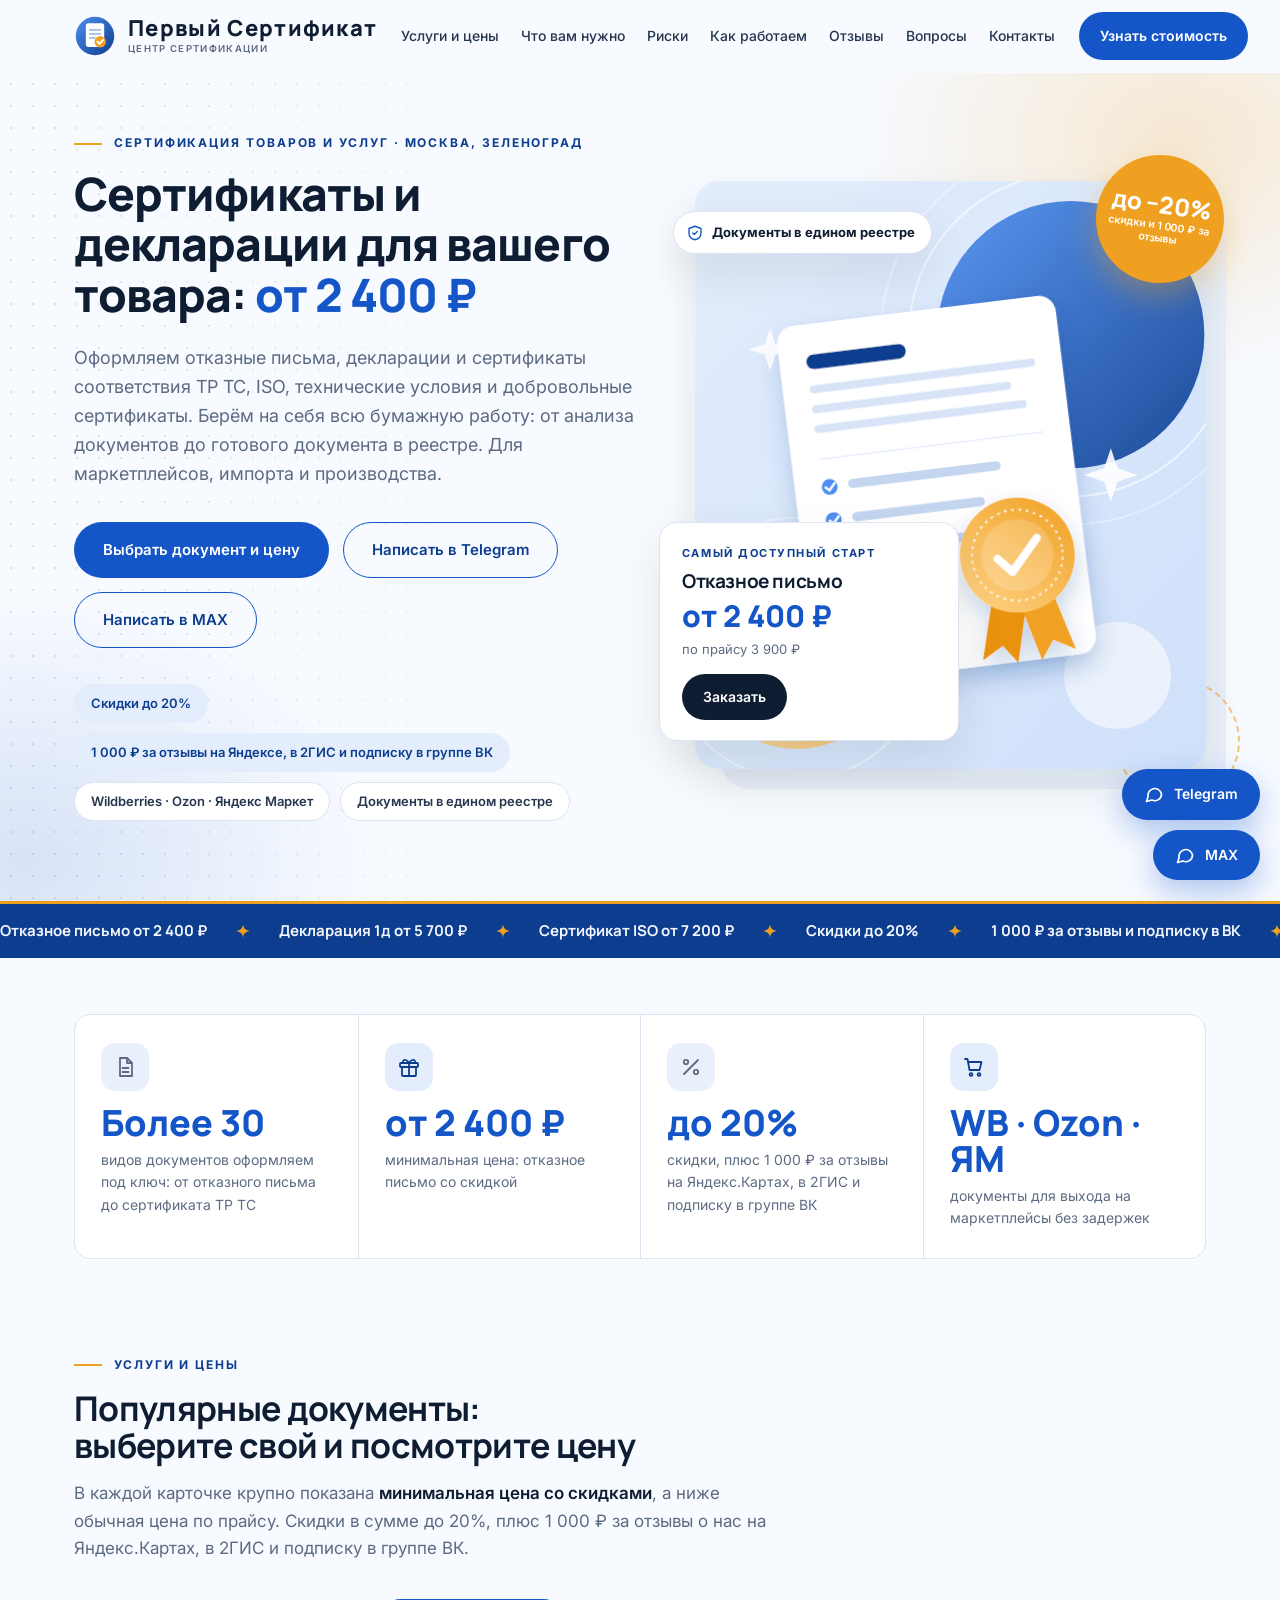
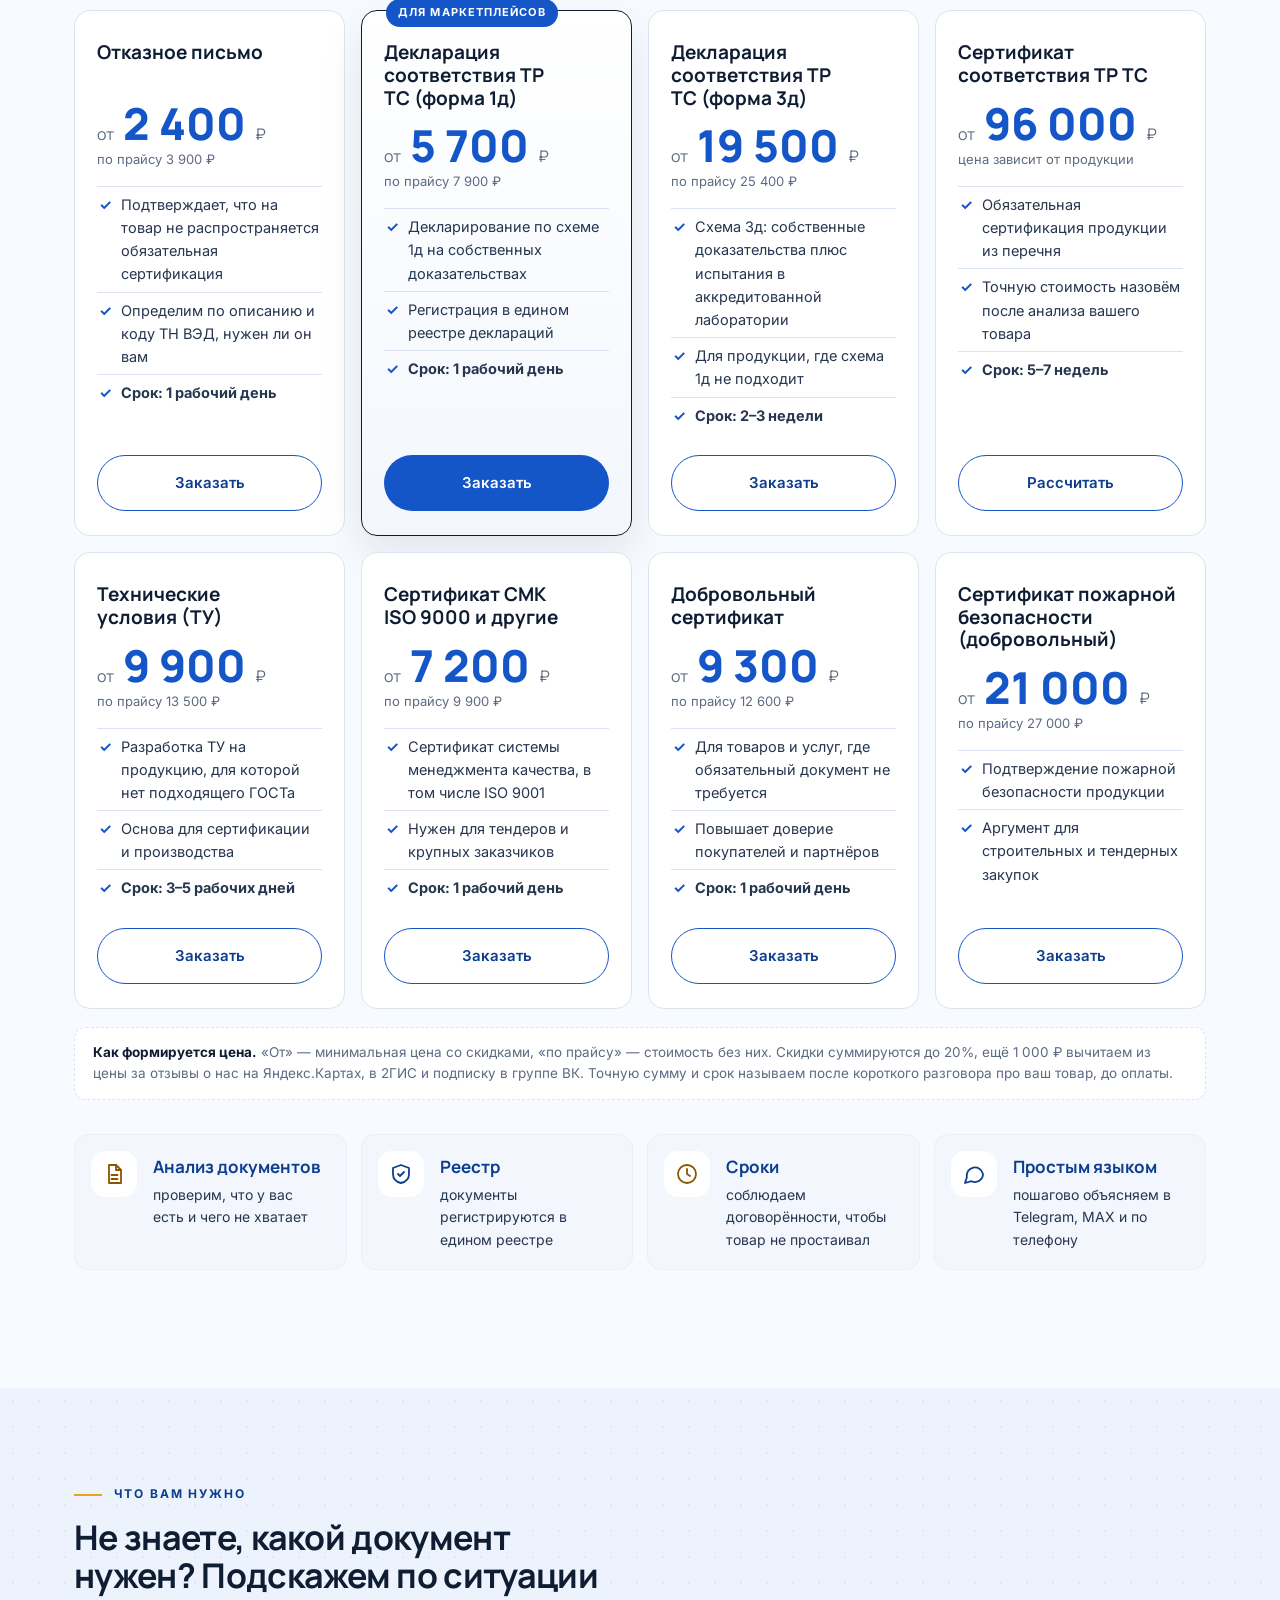
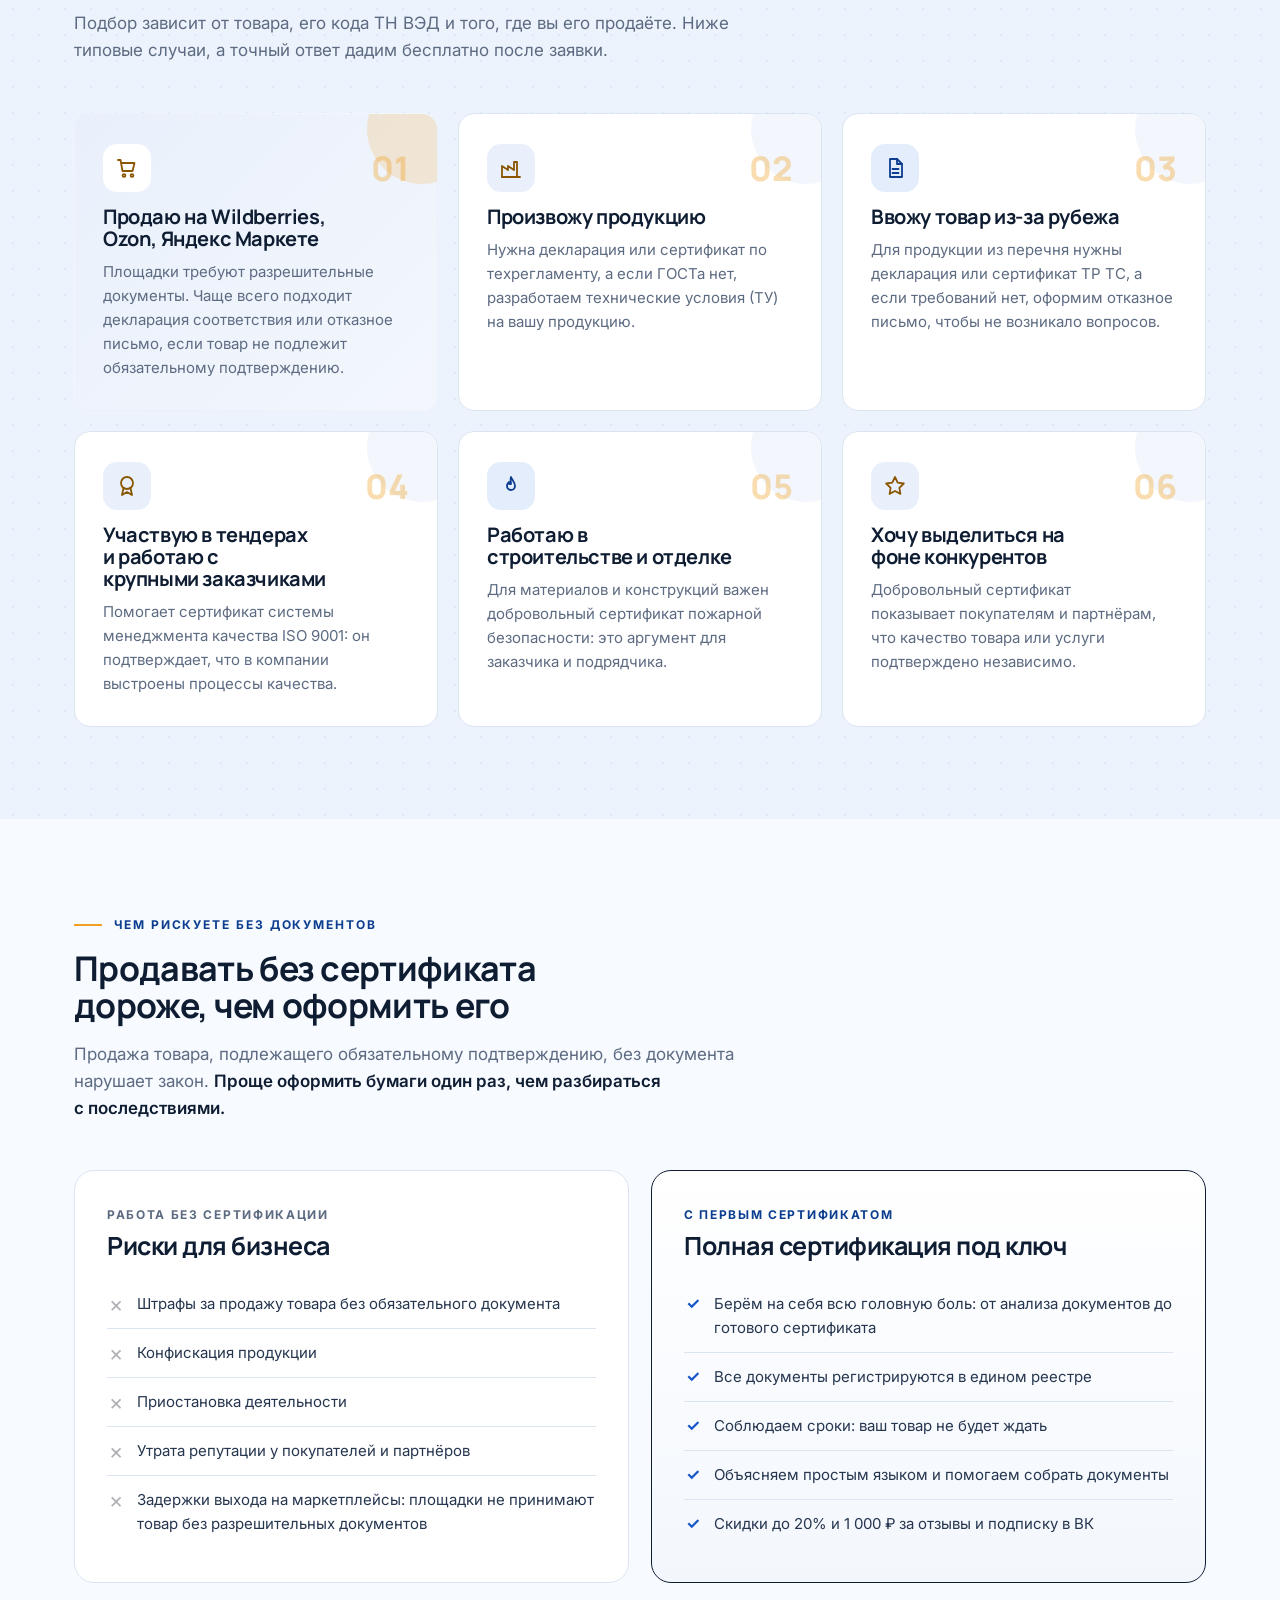
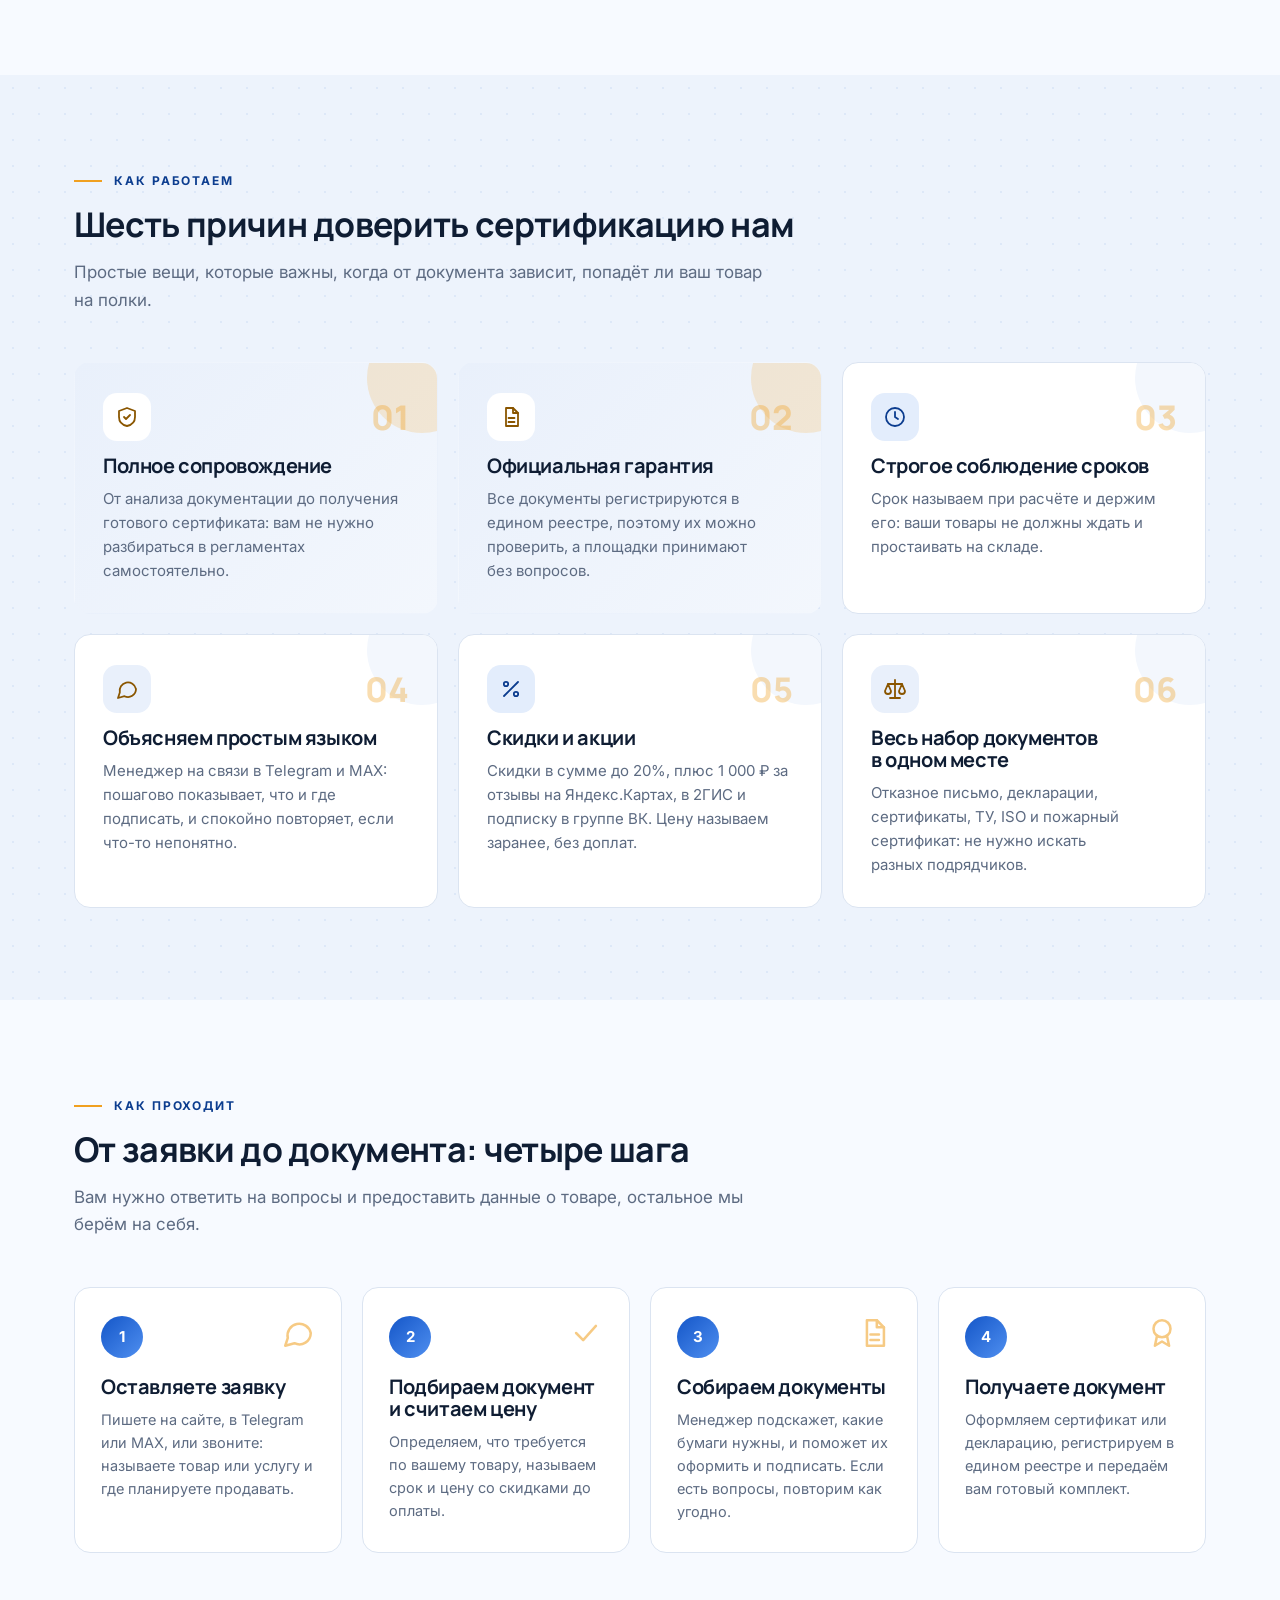
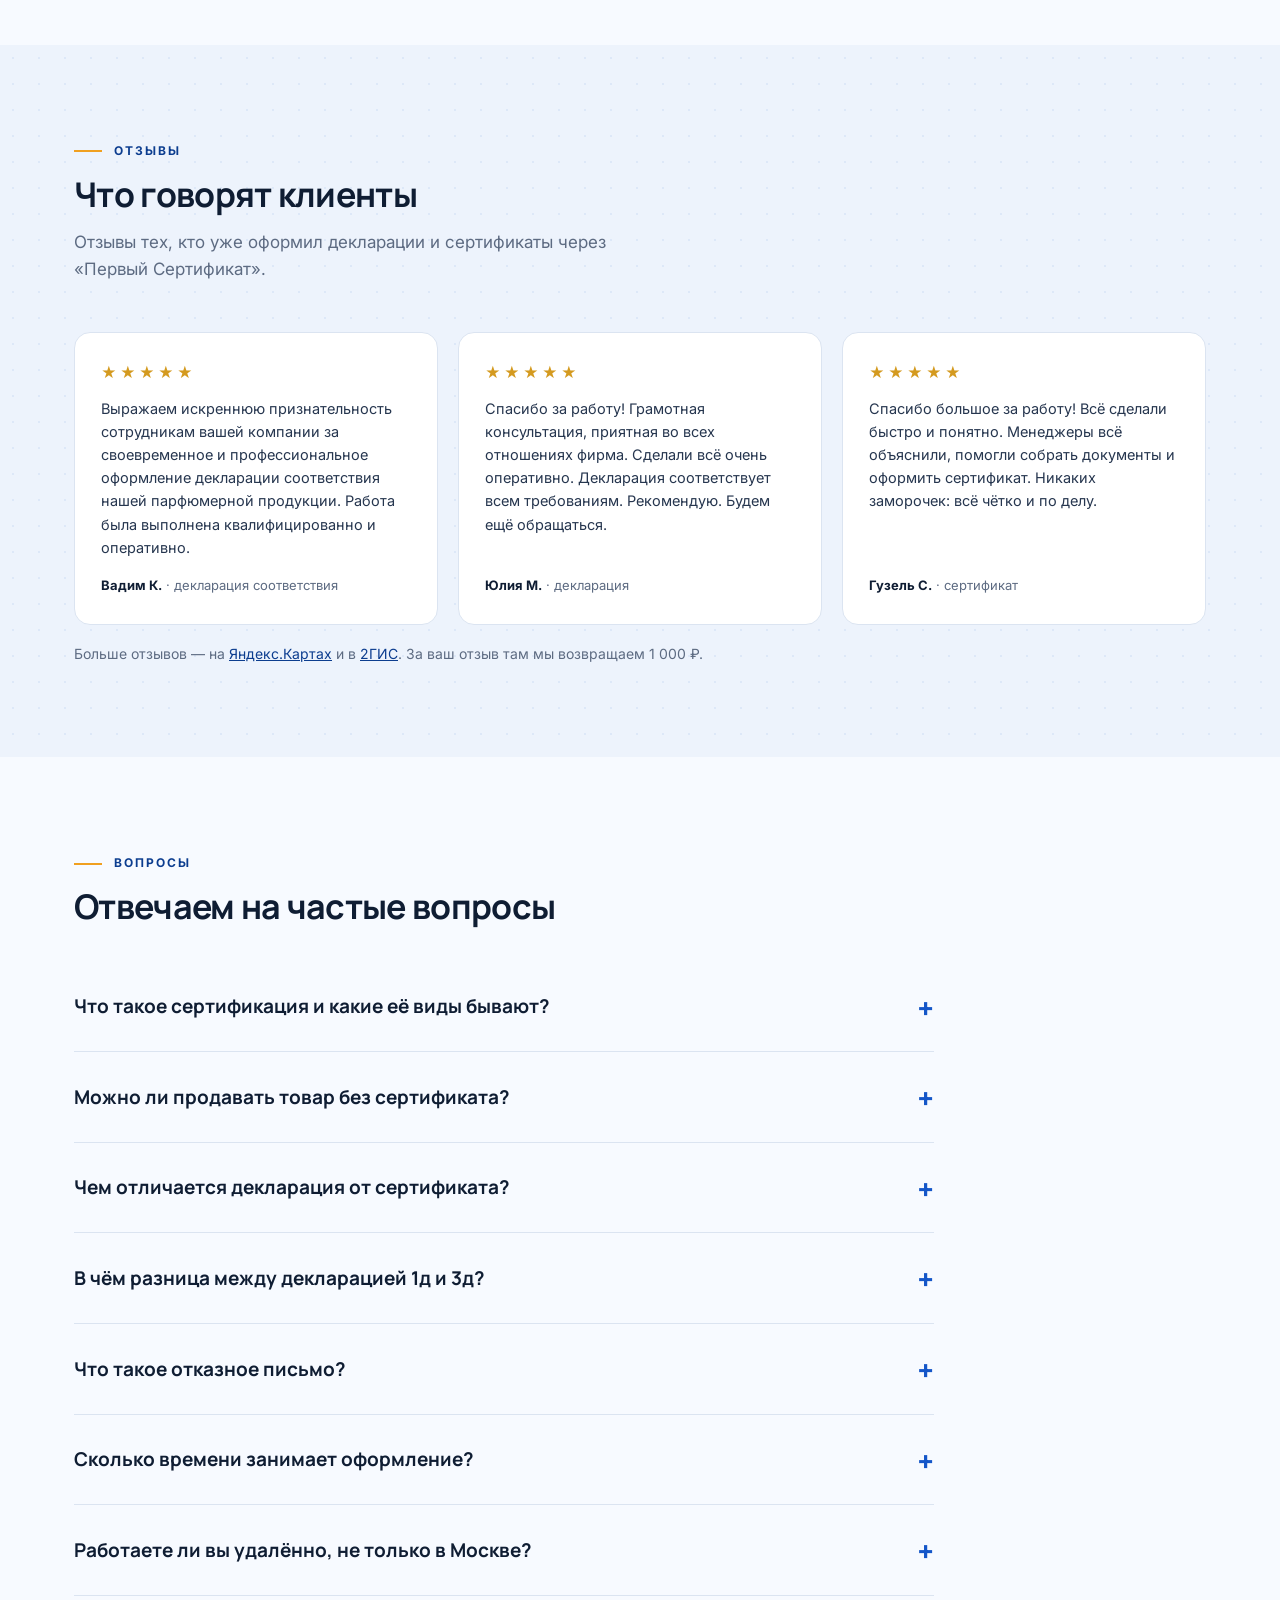
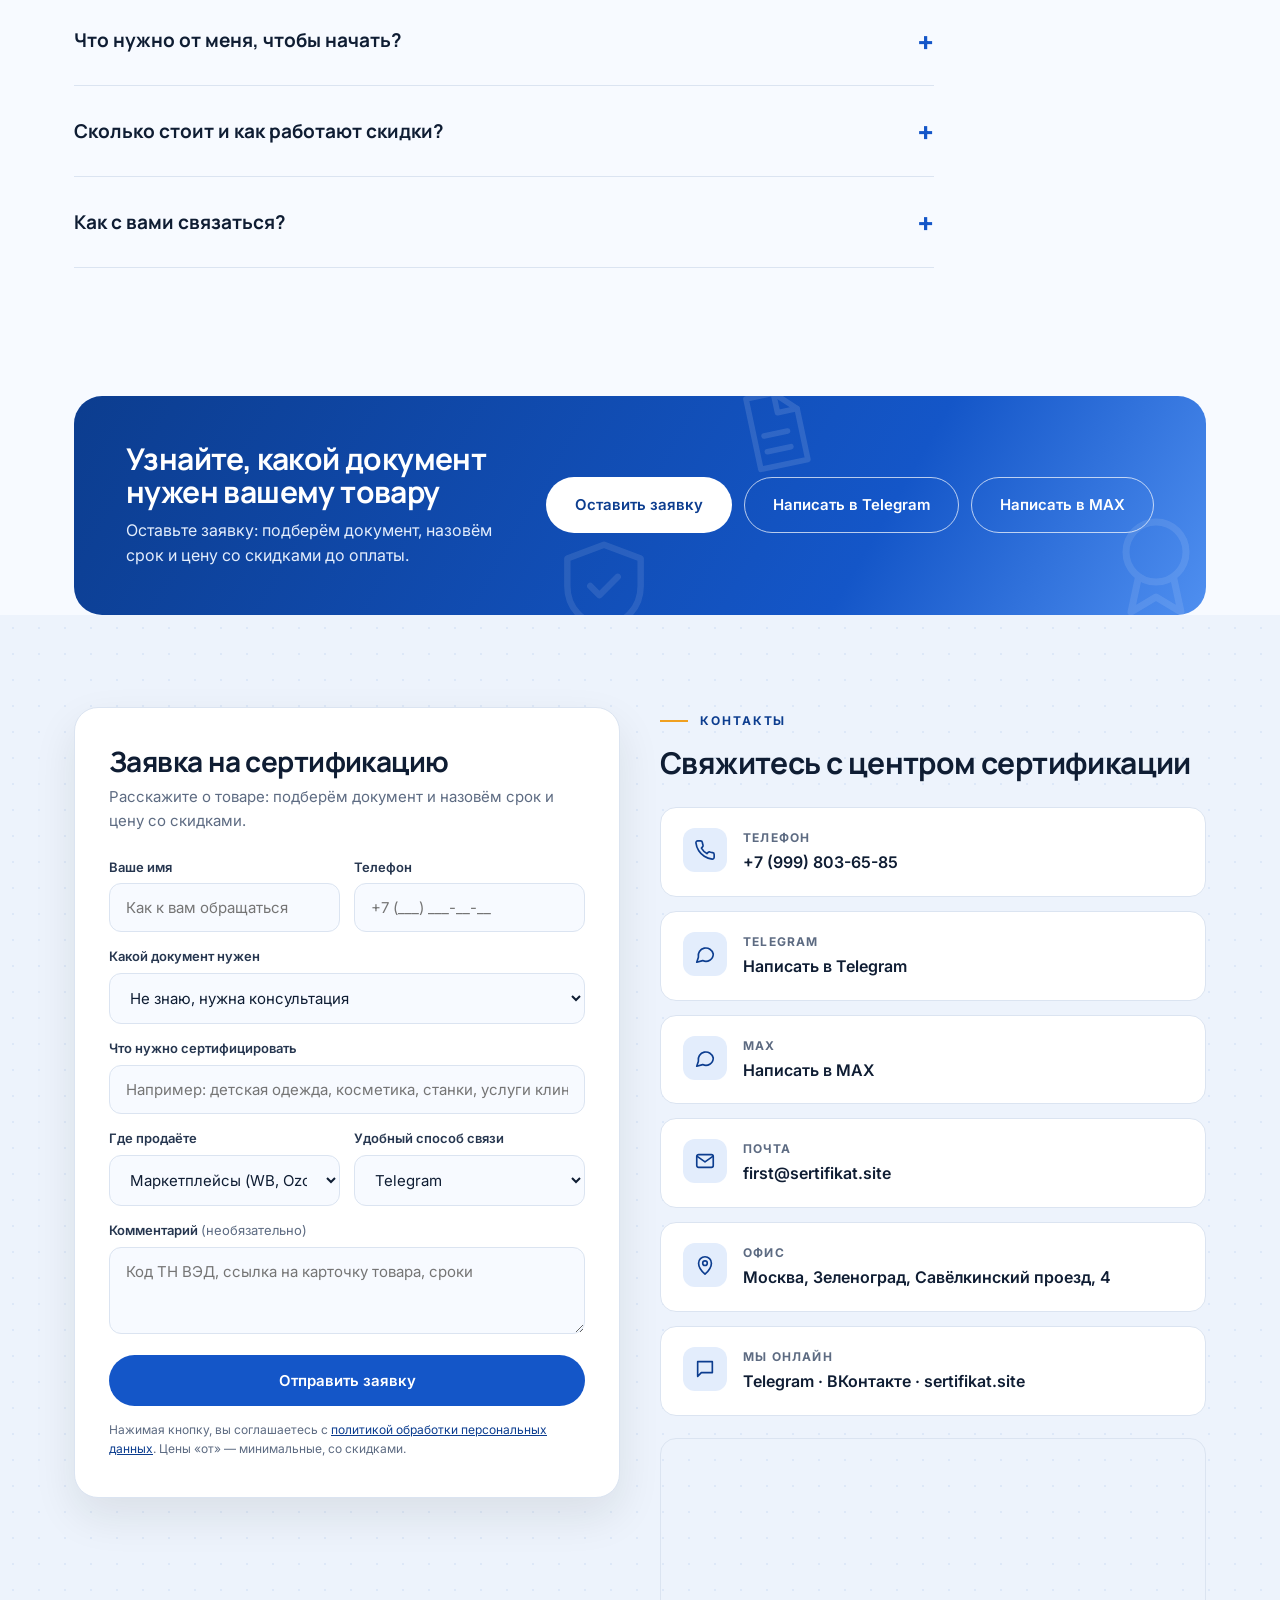
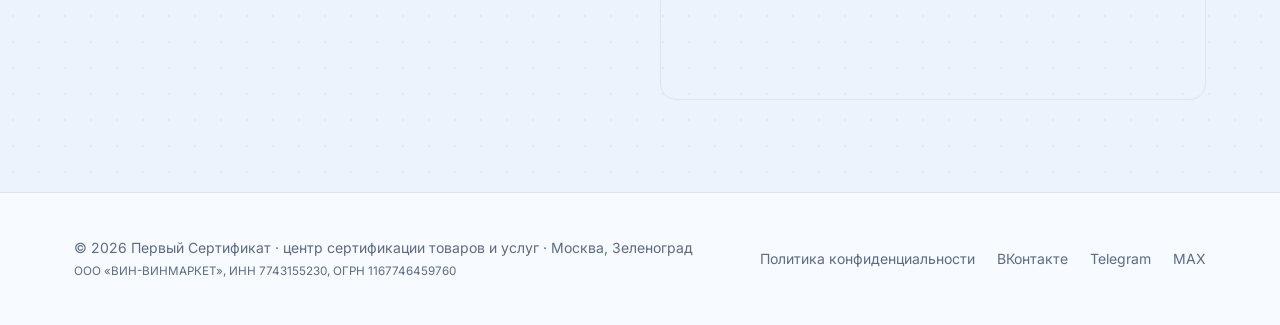
<file: index.html>
<!DOCTYPE html>
<html lang="ru">
<head>
<meta charset="UTF-8">
<meta name="viewport" content="width=device-width, initial-scale=1.0">
<meta name="robots" content="noindex, nofollow">
<title>Сертификация товаров и услуг: отказное письмо, декларация, сертификат ТР ТС от 2 400 ₽ | Первый Сертификат</title>
<meta name="description" content="Первый Сертификат: оформляем отказные письма, декларации и сертификаты соответствия ТР ТС, ISO, ТУ и добровольные сертификаты для товаров и услуг. Цены от 2 400 ₽, скидки до 20% и 1 000 ₽ за отзывы и подписку в ВК.">
<link rel="icon" href="img/favicon.svg" type="image/svg+xml">
<link rel="preconnect" href="https://fonts.googleapis.com">
<link rel="preconnect" href="https://fonts.gstatic.com" crossorigin>
<link href="https://fonts.googleapis.com/css2?family=Manrope:wght@500;600;700;800&family=Inter:wght@400;500;600;700&display=swap" rel="stylesheet">
<link rel="stylesheet" href="styles.css">
<link rel="stylesheet" href="blog/blog.css">
<link rel="alternate" type="application/rss+xml" title="Блог" href="feed.xml">
</head>
<body>
<svg width="0" height="0" style="position:absolute" aria-hidden="true"><defs>
<symbol id="i-shield" viewBox="0 0 24 24"><path d="M12 3l8 3v6c0 5-3.5 8-8 9-4.5-1-8-4-8-9V6z"/><path d="m9 12 2 2 4-4"/></symbol>
<symbol id="i-award" viewBox="0 0 24 24"><circle cx="12" cy="9" r="6"/><path d="m8.5 14-1.5 7 5-3 5 3-1.5-7"/></symbol>
<symbol id="i-gift" viewBox="0 0 24 24"><rect x="3" y="8" width="18" height="4" rx="1"/><path d="M12 8v13M5 12v8a1 1 0 0 0 1 1h12a1 1 0 0 0 1-1v-8"/><path d="M12 8c-2-4-6-4-6-1.5S10 8 12 8zm0 0c2-4 6-4 6-1.5S14 8 12 8z"/></symbol>
<symbol id="i-clock" viewBox="0 0 24 24"><circle cx="12" cy="12" r="9"/><path d="M12 7v5l3 2"/></symbol>
<symbol id="i-check" viewBox="0 0 24 24"><path d="m5 12 5 5 9-10"/></symbol>
<symbol id="i-chat" viewBox="0 0 24 24"><path d="M21 12a8 8 0 0 1-11.5 7.2L3 21l1.8-5.5A8 8 0 1 1 21 12z"/></symbol>
<symbol id="i-pin" viewBox="0 0 24 24"><path d="M12 22s7-6.2 7-12a7 7 0 1 0-14 0c0 5.800 7 12 7 12z"/><circle cx="12" cy="10" r="2.500"/></symbol>
<symbol id="i-cal" viewBox="0 0 24 24"><rect x="3.500" y="5" width="17" height="15.500" rx="2.500"/><path d="M3.500 10h17M8 3v4M16 3v4"/></symbol>
<symbol id="i-doc" viewBox="0 0 24 24"><path d="M7 3h7l5 5v13H7z"/><path d="M14 3v5h5M9.500 13h6M9.500 17h6"/></symbol>
<symbol id="i-cart" viewBox="0 0 24 24"><path d="M3 4h2.500l2 11h10l2-8H7"/><circle cx="9" cy="19.500" r="1.400"/><circle cx="17" cy="19.500" r="1.400"/></symbol>
<symbol id="i-factory" viewBox="0 0 24 24"><path d="M3 21V10l6 4v-4l6 4V6h3v15z"/><path d="M3 21h18"/></symbol>
<symbol id="i-percent" viewBox="0 0 24 24"><path d="M19 5 5 19"/><circle cx="7" cy="7" r="2.200"/><circle cx="17" cy="17" r="2.200"/></symbol>
<symbol id="i-scale" viewBox="0 0 24 24"><path d="M12 3v18M7 21h10M5 7h14"/><path d="m5 7-3 7a3 3 0 0 0 6 0zM19 7l-3 7a3 3 0 0 0 6 0z"/></symbol>
<symbol id="i-mail" viewBox="0 0 24 24"><rect x="3" y="5" width="18" height="14" rx="2"/><path d="m3.500 7 8.500 6 8.500-6"/></symbol>
<symbol id="i-lab" viewBox="0 0 24 24"><path d="M9 3h6M10 3v6l-5 9a2 2 0 0 0 1.800 3h10.400a2 2 0 0 0 1.800-3l-5-9V3"/><path d="M7.500 15h9"/></symbol>
<symbol id="i-fire" viewBox="0 0 24 24"><path d="M12 3c1 3 4 5 4 9a4 4 0 0 1-8 0c0-2 1-3 2-4 0 2 1 2.500 2 2 0-3-1-4 0-7z"/></symbol>
<symbol id="i-star" viewBox="0 0 24 24"><path d="m12 3 2.700 5.600 6.100.9-4.400 4.300 1 6.100L12 17l-5.400 2.900 1-6.100L3.200 9.500l6.100-.9z"/></symbol>
<symbol id="i-spark" viewBox="0 0 24 24"><path d="M12 2c.6 5 2.400 8.400 10 10-7.600 1.600-9.400 5-10 10-.6-5-2.400-8.400-10-10 7.600-1.600 9.400-5 10-10z" fill="currentColor" stroke="none"/></symbol>
</defs></svg>

<header class="header" id="header">
  <div class="header__inner">
    <a href="#top" class="logo" aria-label="Первый Сертификат — центр сертификации товаров и услуг">
      <img src="img/logo.svg" alt="Первый Сертификат" width="42" height="42">
      <span class="logo__t">Первый Сертификат<small>Центр сертификации</small></span>
    </a>
    <nav class="nav" id="nav">
      <a href="#prices">Услуги и цены</a>
      <a href="#which">Что вам нужно</a>
      <a href="#why">Риски</a>
      <a href="#how">Как работаем</a>
      <a href="#reviews">Отзывы</a>
      <a href="#faq">Вопросы</a>
      <a href="#contact">Контакты</a>
    <!-- BLOGNAV:START --><!-- BLOGNAV:END --></nav>
    <div class="header__right">
      <a href="tel:+79998036585" class="header__phone">+7 999 803-65-85</a>
      <a href="#contact" class="btn btn--primary">Узнать стоимость</a>
      <button class="burger" id="burger" aria-label="Меню"><span></span></button>
    </div>
  </div>
</header>

<main id="top">

<!-- HERO -->
<section class="hero">
  <div class="container hero__grid">
    <div>
      <p class="section-tag">Сертификация товаров и услуг · Москва, Зеленоград</p>
      <h1>Сертификаты и декларации для вашего товара: <em>от 2 400 ₽</em></h1>
      <p class="hero__lead">Оформляем отказные письма, декларации и сертификаты соответствия ТР ТС, ISO, технические условия и добровольные сертификаты. Берём на себя всю бумажную работу: от анализа документов до готового документа в реестре. Для маркетплейсов, импорта и производства.</p>
      <div class="hero__cta">
        <a href="#prices" class="btn btn--primary">Выбрать документ и цену</a>
        <a href="https://t.me/FirstSert" target="_blank" rel="noopener" class="btn btn--outline">Написать в Telegram</a>
        <a href="https://max.ru/u/f9LHodD0cOJgO6peRQNPILQHI05TbeVEGwHFwjnreoG7O0PzGfiy62sOcVg" target="_blank" rel="noopener" class="btn btn--outline">Написать в MAX</a>
      </div>
      <div class="hero__chips">
        <span class="chip chip--gift">Скидки до 20%</span>
        <span class="chip chip--gift">1 000 ₽ за отзывы на Яндексе, в 2ГИС и подписку в группе ВК</span>
        <span class="chip">Wildberries · Ozon · Яндекс Маркет</span>
        <span class="chip">Документы в едином реестре</span>
      </div>
    </div>
    <div class="hero__visual">
      <div class="hero__photo">
        <img src="img/hero.svg" alt="Сертификат соответствия с печатью и отметками о проверке" fetchpriority="high">
      </div>
      <div class="sticker sticker--round"><b>до −20%</b><span>скидки и 1 000 ₽ за отзывы</span></div>
      <div class="sticker sticker--tag"><svg class="ic"><use href="#i-shield"/></svg>Документы в едином реестре</div>
      <aside class="hero__card">
        <p class="hero__card-tag">Самый доступный старт</p>
        <h3>Отказное письмо</h3>
        <p class="hero__card-price"><b>от 2 400 ₽</b> <span>по прайсу 3 900 ₽</span></p>
        <a href="#contact" data-package="Отказное письмо — от 2 400 ₽ (прайс 3 900 ₽)" class="btn btn--dark">Заказать</a>
      </aside>
    </div>
  </div>
</section>

<div class="ticker" aria-hidden="true"><div class="ticker__track"><span>Отказное письмо от 2 400 ₽</span><svg class="ic"><use href="#i-spark"/></svg><span>Декларация 1д от 5 700 ₽</span><svg class="ic"><use href="#i-spark"/></svg><span>Сертификат ISO от 7 200 ₽</span><svg class="ic"><use href="#i-spark"/></svg><span>Скидки до 20%</span><svg class="ic"><use href="#i-spark"/></svg><span>1 000 ₽ за отзывы и подписку в ВК</span><svg class="ic"><use href="#i-spark"/></svg><span>Отказное письмо от 2 400 ₽</span><svg class="ic"><use href="#i-spark"/></svg><span>Декларация 1д от 5 700 ₽</span><svg class="ic"><use href="#i-spark"/></svg><span>Сертификат ISO от 7 200 ₽</span><svg class="ic"><use href="#i-spark"/></svg><span>Скидки до 20%</span><svg class="ic"><use href="#i-spark"/></svg><span>1 000 ₽ за отзывы и подписку в ВК</span><svg class="ic"><use href="#i-spark"/></svg></div></div>

<!-- STATS -->
<section class="stats">
  <div class="container">
    <div class="stats__row">
      <div class="stat"><span class="ico"><svg class="ic"><use href="#i-doc"/></svg></span><b>Более 30</b><span>видов документов оформляем под ключ: от отказного письма до сертификата ТР ТС</span></div>
      <div class="stat"><span class="ico"><svg class="ic"><use href="#i-gift"/></svg></span><b>от 2 400 ₽</b><span>минимальная цена: отказное письмо со скидкой</span></div>
      <div class="stat"><span class="ico"><svg class="ic"><use href="#i-percent"/></svg></span><b>до 20%</b><span>скидки, плюс 1 000 ₽ за отзывы на Яндекс.Картах, в 2ГИС и подписку в группе ВК</span></div>
      <div class="stat"><span class="ico"><svg class="ic"><use href="#i-cart"/></svg></span><b>WB · Ozon · ЯМ</b><span>документы для выхода на маркетплейсы без задержек</span></div>
    </div>
  </div>
</section>

<!-- PRICES -->
<section id="prices">
  <div class="container">
    <p class="section-tag">Услуги и цены</p>
    <h2 class="section-title">Популярные документы: выберите свой и посмотрите цену</h2>
    <p class="section-lead">В каждой карточке крупно показана <b>минимальная цена со скидками</b>, а ниже обычная цена по прайсу. Скидки в сумме до 20%, плюс 1 000 ₽ за отзывы о нас на Яндекс.Картах, в 2ГИС и подписку в группе ВК.</p>

    <div class="tariffs tariffs--4">
      <article class="tariff">
        <p class="tariff__name">Отказное письмо</p>
        <p class="tariff__price"><small>от</small> 2 400 <small>₽</small></p>
        <p class="tariff__unit">по прайсу 3 900 ₽</p>
        <ul class="tariff__list">
          <li>Подтверждает, что на товар не распространяется обязательная сертификация</li>
          <li>Определим по описанию и коду ТН ВЭД, нужен ли он вам</li>
          <li><b>Срок: 1 рабочий день</b></li>
        </ul>
        <a href="#contact" data-package="Отказное письмо — от 2 400 ₽ (прайс 3 900 ₽)" class="btn btn--outline btn--block">Заказать</a>
      </article>
      <article class="tariff tariff--hit">
        <span class="tariff__badge">Для маркетплейсов</span>
        <p class="tariff__name">Декларация соответствия ТР ТС (форма 1д)</p>
        <p class="tariff__price"><small>от</small> 5 700 <small>₽</small></p>
        <p class="tariff__unit">по прайсу 7 900 ₽</p>
        <ul class="tariff__list">
          <li>Декларирование по схеме 1д на собственных доказательствах</li>
          <li>Регистрация в едином реестре деклараций</li>
        <li><b>Срок: 1 рабочий день</b></li>
        </ul>
        <a href="#contact" data-package="Декларация ТР ТС форма 1д — от 5 700 ₽ (прайс 7 900 ₽)" class="btn btn--primary btn--block">Заказать</a>
      </article>
      <article class="tariff">
        <p class="tariff__name">Декларация соответствия ТР ТС (форма 3д)</p>
        <p class="tariff__price"><small>от</small> 19 500 <small>₽</small></p>
        <p class="tariff__unit">по прайсу 25 400 ₽</p>
        <ul class="tariff__list">
          <li>Схема 3д: собственные доказательства плюс испытания в аккредитованной лаборатории</li>
          <li>Для продукции, где схема 1д не подходит</li>
        <li><b>Срок: 2–3 недели</b></li>
        </ul>
        <a href="#contact" data-package="Декларация ТР ТС форма 3д — от 19 500 ₽ (прайс 25 400 ₽)" class="btn btn--outline btn--block">Заказать</a>
      </article>
      <article class="tariff">
        <p class="tariff__name">Сертификат соответствия ТР ТС</p>
        <p class="tariff__price"><small>от</small> 96 000 <small>₽</small></p>
        <p class="tariff__unit">цена зависит от продукции</p>
        <ul class="tariff__list">
          <li>Обязательная сертификация продукции из перечня</li>
          <li>Точную стоимость назовём после анализа вашего товара</li>
        <li><b>Срок: 5–7 недель</b></li>
        </ul>
        <a href="#contact" data-package="Сертификат соответствия ТР ТС — от 96 000 ₽" class="btn btn--outline btn--block">Рассчитать</a>
      </article>
      <article class="tariff">
        <p class="tariff__name">Технические условия (ТУ)</p>
        <p class="tariff__price"><small>от</small> 9 900 <small>₽</small></p>
        <p class="tariff__unit">по прайсу 13 500 ₽</p>
        <ul class="tariff__list">
          <li>Разработка ТУ на продукцию, для которой нет подходящего ГОСТа</li>
          <li>Основа для сертификации и производства</li>
        <li><b>Срок: 3–5 рабочих дней</b></li>
        </ul>
        <a href="#contact" data-package="Разработка ТУ — от 9 900 ₽ (прайс 13 500 ₽)" class="btn btn--outline btn--block">Заказать</a>
      </article>
      <article class="tariff">
        <p class="tariff__name">Сертификат СМК ISO 9000 и другие</p>
        <p class="tariff__price"><small>от</small> 7 200 <small>₽</small></p>
        <p class="tariff__unit">по прайсу 9 900 ₽</p>
        <ul class="tariff__list">
          <li>Сертификат системы менеджмента качества, в том числе ISO 9001</li>
          <li>Нужен для тендеров и крупных заказчиков</li>
        <li><b>Срок: 1 рабочий день</b></li>
        </ul>
        <a href="#contact" data-package="Сертификат СМК ISO — от 7 200 ₽ (прайс 9 900 ₽)" class="btn btn--outline btn--block">Заказать</a>
      </article>
      <article class="tariff">
        <p class="tariff__name">Добровольный сертификат</p>
        <p class="tariff__price"><small>от</small> 9 300 <small>₽</small></p>
        <p class="tariff__unit">по прайсу 12 600 ₽</p>
        <ul class="tariff__list">
          <li>Для товаров и услуг, где обязательный документ не требуется</li>
          <li>Повышает доверие покупателей и партнёров</li>
        <li><b>Срок: 1 рабочий день</b></li>
        </ul>
        <a href="#contact" data-package="Добровольный сертификат — от 9 300 ₽ (прайс 12 600 ₽)" class="btn btn--outline btn--block">Заказать</a>
      </article>
      <article class="tariff">
        <p class="tariff__name">Сертификат пожарной безопасности (добровольный)</p>
        <p class="tariff__price"><small>от</small> 21 000 <small>₽</small></p>
        <p class="tariff__unit">по прайсу 27 000 ₽</p>
        <ul class="tariff__list">
          <li>Подтверждение пожарной безопасности продукции</li>
          <li>Аргумент для строительных и тендерных закупок</li>
        </ul>
        <a href="#contact" data-package="Добровольный сертификат пожарной безопасности — от 21 000 ₽ (прайс 27 000 ₽)" class="btn btn--outline btn--block">Заказать</a>
      </article>
    </div>
    <p class="price-note"><b>Как формируется цена.</b> «От» — минимальная цена со скидками, «по прайсу» — стоимость без них. Скидки суммируются до 20%, ещё 1 000 ₽ вычитаем из цены за отзывы о нас на Яндекс.Картах, в 2ГИС и подписку в группе ВК. Точную сумму и срок называем после короткого разговора про ваш товар, до оплаты.</p>

    <div class="included" style="margin-top:34px">
      <div><span class="ico"><svg class="ic"><use href="#i-doc"/></svg></span><b>Анализ документов</b>проверим, что у вас есть и чего не хватает</div>
      <div><span class="ico"><svg class="ic"><use href="#i-shield"/></svg></span><b>Реестр</b>документы регистрируются в едином реестре</div>
      <div><span class="ico"><svg class="ic"><use href="#i-clock"/></svg></span><b>Сроки</b>соблюдаем договорённости, чтобы товар не простаивал</div>
      <div><span class="ico"><svg class="ic"><use href="#i-chat"/></svg></span><b>Простым языком</b>пошагово объясняем в Telegram, MAX и по телефону</div>
    </div>
  </div>
</section>

<!-- WHICH -->
<section id="which" class="alt">
  <div class="container">
    <p class="section-tag">Что вам нужно</p>
    <h2 class="section-title">Не знаете, какой документ нужен? Подскажем по ситуации</h2>
    <p class="section-lead">Подбор зависит от товара, его кода ТН ВЭД и того, где вы его продаёте. Ниже типовые случаи, а точный ответ дадим бесплатно после заявки.</p>
    <div class="offer-grid">
      <div class="offer-card offer-card--gift">
        <div class="offer-card__top"><span class="ico"><svg class="ic"><use href="#i-cart"/></svg></span><div class="offer-card__num">01</div></div>
        <h3>Продаю на Wildberries, Ozon, Яндекс Маркете</h3>
        <p>Площадки требуют разрешительные документы. Чаще всего подходит декларация соответствия или отказное письмо, если товар не подлежит обязательному подтверждению.</p>
      </div>
      <div class="offer-card">
        <div class="offer-card__top"><span class="ico"><svg class="ic"><use href="#i-factory"/></svg></span><div class="offer-card__num">02</div></div>
        <h3>Произвожу продукцию</h3>
        <p>Нужна декларация или сертификат по техрегламенту, а если ГОСТа нет, разработаем технические условия (ТУ) на вашу продукцию.</p>
      </div>
      <div class="offer-card">
        <div class="offer-card__top"><span class="ico"><svg class="ic"><use href="#i-doc"/></svg></span><div class="offer-card__num">03</div></div>
        <h3>Ввожу товар из-за рубежа</h3>
        <p>Для продукции из перечня нужны декларация или сертификат ТР ТС, а если требований нет, оформим отказное письмо, чтобы не возникало вопросов.</p>
      </div>
      <div class="offer-card">
        <div class="offer-card__top"><span class="ico"><svg class="ic"><use href="#i-award"/></svg></span><div class="offer-card__num">04</div></div>
        <h3>Участвую в тендерах и работаю с крупными заказчиками</h3>
        <p>Помогает сертификат системы менеджмента качества ISO 9001: он подтверждает, что в компании выстроены процессы качества.</p>
      </div>
      <div class="offer-card">
        <div class="offer-card__top"><span class="ico"><svg class="ic"><use href="#i-fire"/></svg></span><div class="offer-card__num">05</div></div>
        <h3>Работаю в строительстве и отделке</h3>
        <p>Для материалов и конструкций важен добровольный сертификат пожарной безопасности: это аргумент для заказчика и подрядчика.</p>
      </div>
      <div class="offer-card">
        <div class="offer-card__top"><span class="ico"><svg class="ic"><use href="#i-star"/></svg></span><div class="offer-card__num">06</div></div>
        <h3>Хочу выделиться на фоне конкурентов</h3>
        <p>Добровольный сертификат показывает покупателям и партнёрам, что качество товара или услуги подтверждено независимо.</p>
      </div>
    </div>
  </div>
</section>

<!-- WHY -->
<section id="why">
  <div class="container">
    <p class="section-tag">Чем рискуете без документов</p>
    <h2 class="section-title">Продавать без сертификата дороже, чем оформить его</h2>
    <p class="section-lead">Продажа товара, подлежащего обязательному подтверждению, без документа нарушает закон. <b>Проще оформить бумаги один раз, чем разбираться с последствиями.</b></p>
    <div class="versus">
      <div class="versus__col">
        <p class="versus__label">Работа без сертификации</p>
        <h3>Риски для бизнеса</h3>
        <ul>
          <li>Штрафы за продажу товара без обязательного документа</li>
          <li>Конфискация продукции</li>
          <li>Приостановка деятельности</li>
          <li>Утрата репутации у покупателей и партнёров</li>
          <li>Задержки выхода на маркетплейсы: площадки не принимают товар без разрешительных документов</li>
        </ul>
      </div>
      <div class="versus__col versus__col--good">
        <p class="versus__label">С Первым Сертификатом</p>
        <h3>Полная сертификация под ключ</h3>
        <ul>
          <li>Берём на себя всю головную боль: от анализа документов до готового сертификата</li>
          <li>Все документы регистрируются в едином реестре</li>
          <li>Соблюдаем сроки: ваш товар не будет ждать</li>
          <li>Объясняем простым языком и помогаем собрать документы</li>
          <li>Скидки до 20% и 1 000 ₽ за отзывы и подписку в ВК</li>
        </ul>
      </div>
    </div>
  </div>
</section>

<!-- HOW -->
<section id="how" class="alt">
  <div class="container">
    <p class="section-tag">Как работаем</p>
    <h2 class="section-title">Шесть причин доверить сертификацию нам</h2>
    <p class="section-lead">Простые вещи, которые важны, когда от документа зависит, попадёт ли ваш товар на полки.</p>
    <div class="offer-grid">
      <div class="offer-card offer-card--gift">
        <div class="offer-card__top"><span class="ico"><svg class="ic"><use href="#i-shield"/></svg></span><div class="offer-card__num">01</div></div>
        <h3>Полное сопровождение</h3>
        <p>От анализа документации до получения готового сертификата: вам не нужно разбираться в регламентах самостоятельно.</p>
      </div>
      <div class="offer-card offer-card--gift">
        <div class="offer-card__top"><span class="ico"><svg class="ic"><use href="#i-doc"/></svg></span><div class="offer-card__num">02</div></div>
        <h3>Официальная гарантия</h3>
        <p>Все документы регистрируются в едином реестре, поэтому их можно проверить, а площадки принимают без вопросов.</p>
      </div>
      <div class="offer-card">
        <div class="offer-card__top"><span class="ico"><svg class="ic"><use href="#i-clock"/></svg></span><div class="offer-card__num">03</div></div>
        <h3>Строгое соблюдение сроков</h3>
        <p>Срок называем при расчёте и держим его: ваши товары не должны ждать и простаивать на складе.</p>
      </div>
      <div class="offer-card">
        <div class="offer-card__top"><span class="ico"><svg class="ic"><use href="#i-chat"/></svg></span><div class="offer-card__num">04</div></div>
        <h3>Объясняем простым языком</h3>
        <p>Менеджер на связи в Telegram и MAX: пошагово показывает, что и где подписать, и спокойно повторяет, если что-то непонятно.</p>
      </div>
      <div class="offer-card">
        <div class="offer-card__top"><span class="ico"><svg class="ic"><use href="#i-percent"/></svg></span><div class="offer-card__num">05</div></div>
        <h3>Скидки и акции</h3>
        <p>Скидки в сумме до 20%, плюс 1 000 ₽ за отзывы на Яндекс.Картах, в 2ГИС и подписку в группе ВК. Цену называем заранее, без доплат.</p>
      </div>
      <div class="offer-card">
        <div class="offer-card__top"><span class="ico"><svg class="ic"><use href="#i-scale"/></svg></span><div class="offer-card__num">06</div></div>
        <h3>Весь набор документов в одном месте</h3>
        <p>Отказное письмо, декларации, сертификаты, ТУ, ISO и пожарный сертификат: не нужно искать разных подрядчиков.</p>
      </div>
    </div>
  </div>
</section>

<!-- PROCESS -->
<section id="process">
  <div class="container">
    <p class="section-tag">Как проходит</p>
    <h2 class="section-title">От заявки до документа: четыре шага</h2>
    <p class="section-lead">Вам нужно ответить на вопросы и предоставить данные о товаре, остальное мы берём на себя.</p>
    <div class="steps steps--4">
      <div class="step">
        <span class="step__n">1</span>
        <svg class="ic step__ic"><use href="#i-chat"/></svg>
        <h3>Оставляете заявку</h3>
        <p>Пишете на сайте, в Telegram или MAX, или звоните: называете товар или услугу и где планируете продавать.</p>
      </div>
      <div class="step">
        <span class="step__n">2</span>
        <svg class="ic step__ic"><use href="#i-check"/></svg>
        <h3>Подбираем документ и считаем цену</h3>
        <p>Определяем, что требуется по вашему товару, называем срок и цену со скидками до оплаты.</p>
      </div>
      <div class="step">
        <span class="step__n">3</span>
        <svg class="ic step__ic"><use href="#i-doc"/></svg>
        <h3>Собираем документы</h3>
        <p>Менеджер подскажет, какие бумаги нужны, и поможет их оформить и подписать. Если есть вопросы, повторим как угодно.</p>
      </div>
      <div class="step">
        <span class="step__n">4</span>
        <svg class="ic step__ic"><use href="#i-award"/></svg>
        <h3>Получаете документ</h3>
        <p>Оформляем сертификат или декларацию, регистрируем в едином реестре и передаём вам готовый комплект.</p>
      </div>
    </div>
  </div>
</section>

<!-- REVIEWS -->
<section id="reviews" class="alt">
  <div class="container">
    <p class="section-tag">Отзывы</p>
    <h2 class="section-title">Что говорят клиенты</h2>
    <p class="section-lead">Отзывы тех, кто уже оформил декларации и сертификаты через «Первый Сертификат».</p>
    <div class="reviews">
      <div class="review">
        <div class="review__stars">★★★★★</div>
        <p>Выражаем искреннюю признательность сотрудникам вашей компании за своевременное и профессиональное оформление декларации соответствия нашей парфюмерной продукции. Работа была выполнена квалифицированно и оперативно.</p>
        <footer><b>Вадим К.</b> · декларация соответствия</footer>
      </div>
      <div class="review">
        <div class="review__stars">★★★★★</div>
        <p>Спасибо за работу! Грамотная консультация, приятная во всех отношениях фирма. Сделали всё очень оперативно. Декларация соответствует всем требованиям. Рекомендую. Будем ещё обращаться.</p>
        <footer><b>Юлия М.</b> · декларация</footer>
      </div>
      <div class="review">
        <div class="review__stars">★★★★★</div>
        <p>Спасибо большое за работу! Всё сделали быстро и понятно. Менеджеры всё объяснили, помогли собрать документы и оформить сертификат. Никаких заморочек: всё чётко и по делу.</p>
        <footer><b>Гузель С.</b> · сертификат</footer>
      </div>
    </div>
    <p class="reviews-note">Больше отзывов — на <a href="https://yandex.ru/maps/org/pervy_sertifikat/239332806881/" target="_blank" rel="noopener">Яндекс.Картах</a> и в <a href="https://2gis.ru/zelenograd/firm/70000001087208033" target="_blank" rel="noopener">2ГИС</a>. За ваш отзыв там мы возвращаем 1 000 ₽.</p>
  </div>
</section>

<!-- FAQ -->
<section id="faq">
  <div class="container">
    <p class="section-tag">Вопросы</p>
    <h2 class="section-title">Отвечаем на частые вопросы</h2>
    <div class="faq" style="margin-top:36px">
      <details class="faq__item">
        <summary>Что такое сертификация и какие её виды бывают?</summary>
        <p>Сертификация — это процедура подтверждения, что товар, работа или услуга соответствует установленным требованиям: техническим регламентам, ГОСТам и другим нормам. Итог — официальный документ (сертификат, декларация и другие). Она бывает обязательной, когда продукция входит в специальный перечень, и добровольной, когда вы сами хотите подтвердить качество и выделиться среди конкурентов.</p>
      </details>
      <details class="faq__item">
        <summary>Можно ли продавать товар без сертификата?</summary>
        <p>Если товар подлежит обязательному подтверждению, продавать его без документа нельзя: это нарушение закона, за которое грозят штрафы, конфискация продукции и приостановка деятельности. Если товар не входит в перечни, может понадобиться отказное письмо. Мы подскажем, что нужно именно вам.</p>
      </details>
      <details class="faq__item">
        <summary>Чем отличается декларация от сертификата?</summary>
        <p>Декларацию оформляет сам заявитель на основании собственных доказательств (и при необходимости протоколов испытаний), а сертификат выдаёт орган по сертификации после оценки продукции. Что именно нужно, определяется техническим регламентом и видом продукции. Для части товаров достаточно декларации, для других обязателен сертификат.</p>
      </details>
      <details class="faq__item">
        <summary>В чём разница между декларацией 1д и 3д?</summary>
        <p>Форма 1д: декларирование на основании собственных доказательств заявителя. Форма 3д: к собственным доказательствам добавляются протоколы испытаний аккредитованной лаборатории. Какая схема допустима для вашего товара, зависит от технического регламента, поэтому мы сначала смотрим на продукцию, а потом называем цену.</p>
      </details>
      <details class="faq__item">
        <summary>Что такое отказное письмо?</summary>
        <p>Это документ, который подтверждает, что на вашу продукцию не распространяются требования обязательной сертификации или декларирования. Его часто просят таможня, торговые сети и маркетплейсы. Мы определим по коду ТН ВЭД и описанию товара, нужно ли оно вам.</p>
      </details>
      <details class="faq__item">
        <summary>Сколько времени занимает оформление?</summary>
        <p>Отказное письмо, декларация по форме 1д, сертификат ISO и добровольный сертификат оформляются за 1 рабочий день. Технические условия: 3–5 рабочих дней. Декларация по форме 3д: 2–3 недели, сертификат соответствия ТР ТС: 5–7 недель, потому что нужны испытания и работа органа по сертификации.</p>
      </details>
      <details class="faq__item">
        <summary>Работаете ли вы удалённо, не только в Москве?</summary>
        <p>Да, работаем по всей России через Telegram и MAX, документы подписываем в электронном виде, есть электронный документооборот. Офис находится в Москве, в Зеленограде.</p>
      </details>
      <details class="faq__item">
        <summary>Что нужно от меня, чтобы начать?</summary>
        <p>Название и описание товара, его назначение, данные о производителе или поставщике и, если есть, технические документы. Остальное подскажет менеджер: что и где подписать, и пошагово проведёт через оформление.</p>
      </details>
      <details class="faq__item">
        <summary>Сколько стоит и как работают скидки?</summary>
        <p>Цены на сайте показаны двумя числами: минимальная, со скидками, и по прайсу. Скидки суммируются до 20%: 10% новому клиенту (приветственный бонус) и ещё 10% при заказе трёх и более документов. Плюс 1 000 ₽ скидки за отзывы на Яндекс.Картах, в 2ГИС и подписку на группу ВК: её вычитаем сразу, когда вы соглашаетесь. Точную стоимость называем до оплаты, после короткого разговора про ваш товар.</p>
      </details>
      <details class="faq__item">
        <summary>Как с вами связаться?</summary>
        <p>Через форму на сайте, по телефону +7 999 803-65-85, в Telegram или MAX. Офис находится в Москве, в Зеленограде: Савёлкинский проезд, 4. Новости и акции публикуем в <a href="https://t.me/FirstSert" target="_blank" rel="noopener">Telegram-канале</a> и во <a href="https://vk.ru/1sertifikat" target="_blank" rel="noopener">ВКонтакте</a>.</p>
      </details>
    </div>
  </div>
</section>

<!-- BAND -->
<section class="band-wrap">
  <div class="container">
    <div class="band">
      <svg class="deco deco--b1" aria-hidden="true"><use href="#i-doc"/></svg>
      <svg class="deco deco--b2" aria-hidden="true"><use href="#i-shield"/></svg>
      <svg class="deco deco--b3" aria-hidden="true"><use href="#i-award"/></svg>
      <div>
        <h2>Узнайте, какой документ нужен вашему товару</h2>
        <p>Оставьте заявку: подберём документ, назовём срок и цену со скидками до оплаты.</p>
      </div>
      <div class="band__btns">
        <a href="#contact" class="btn btn--light">Оставить заявку</a>
        <a href="https://t.me/FirstSert" target="_blank" rel="noopener" class="btn btn--ghost">Написать в Telegram</a>
        <a href="https://max.ru/u/f9LHodD0cOJgO6peRQNPILQHI05TbeVEGwHFwjnreoG7O0PzGfiy62sOcVg" target="_blank" rel="noopener" class="btn btn--ghost">Написать в MAX</a>
      </div>
    </div>
  </div>
</section>

<!-- CONTACT -->
<section id="contact" class="alt">
  <div class="container contact__grid">
    <form class="form leadForm" id="leadForm" novalidate>
      <h3>Заявка на сертификацию</h3>
      <p class="form__sub">Расскажите о товаре: подберём документ и назовём срок и цену со скидками.</p>
      <input type="text" name="_gotcha" style="display:none" tabindex="-1" autocomplete="off">
      <div class="field-row">
        <div class="field">
          <label for="f-name">Ваше имя</label>
          <input type="text" id="f-name" name="name" placeholder="Как к вам обращаться" required>
        </div>
        <div class="field">
          <label for="f-phone">Телефон</label>
          <input type="tel" id="f-phone" name="phone" placeholder="+7 (___) ___-__-__" required>
        </div>
      </div>
      <div class="field">
        <label for="f-package">Какой документ нужен</label>
        <select id="f-package" name="package">
          <option value="Не знаю, нужна консультация">Не знаю, нужна консультация</option>
          <option value="Отказное письмо — от 2 400 ₽ (прайс 3 900 ₽)">Отказное письмо — от 2 400 ₽</option>
          <option value="Декларация ТР ТС форма 1д — от 5 700 ₽ (прайс 7 900 ₽)">Декларация ТР ТС, форма 1д — от 5 700 ₽</option>
          <option value="Декларация ТР ТС форма 3д — от 19 500 ₽ (прайс 25 400 ₽)">Декларация ТР ТС, форма 3д — от 19 500 ₽</option>
          <option value="Сертификат соответствия ТР ТС — от 96 000 ₽">Сертификат соответствия ТР ТС — от 96 000 ₽</option>
          <option value="Разработка ТУ — от 9 900 ₽ (прайс 13 500 ₽)">Технические условия (ТУ) — от 9 900 ₽</option>
          <option value="Сертификат СМК ISO — от 7 200 ₽ (прайс 9 900 ₽)">Сертификат СМК ISO — от 7 200 ₽</option>
          <option value="Добровольный сертификат — от 9 300 ₽ (прайс 12 600 ₽)">Добровольный сертификат — от 9 300 ₽</option>
          <option value="Добровольный сертификат пожарной безопасности — от 21 000 ₽ (прайс 27 000 ₽)">Сертификат пожарной безопасности — от 21 000 ₽</option>
        </select>
      </div>
      <div class="field">
        <label for="f-product">Что нужно сертифицировать</label>
        <input type="text" id="f-product" name="product" placeholder="Например: детская одежда, косметика, станки, услуги клининга">
      </div>
      <div class="field-row">
        <div class="field">
          <label for="f-where">Где продаёте</label>
          <select id="f-where" name="where">
            <option value="Маркетплейсы (WB, Ozon, ЯМ)">Маркетплейсы (WB, Ozon, ЯМ)</option>
            <option value="Розница / опт">Розница или опт</option>
            <option value="Импорт">Ввожу из-за рубежа</option>
            <option value="Собственное производство">Собственное производство</option>
            <option value="Тендеры / госзаказ">Тендеры и госзаказ</option>
            <option value="Другое">Другое</option>
          </select>
        </div>
        <div class="field">
          <label for="f-messenger">Удобный способ связи</label>
          <select id="f-messenger" name="messenger">
            <option value="Telegram">Telegram</option>
            <option value="MAX">MAX</option>
            <option value="Звонок">Только звонок</option>
          </select>
        </div>
      </div>
      <div class="field">
        <label for="f-comment">Комментарий <span style="font-weight:400;color:var(--clr-text-soft)">(необязательно)</span></label>
        <textarea id="f-comment" name="comment" rows="3" placeholder="Код ТН ВЭД, ссылка на карточку товара, сроки"></textarea>
      </div>
      <button type="submit" class="btn btn--primary btn--block">Отправить заявку</button>
      <p class="form__agree">Нажимая кнопку, вы соглашаетесь с <a href="privacy.html" target="_blank">политикой обработки персональных данных</a>. Цены «от» — минимальные, со скидками.</p>
    </form>

    <div>
      <p class="section-tag">Контакты</p>
      <h2 class="section-title" style="font-size:30px">Свяжитесь с центром сертификации</h2>
      <div class="contacts" style="margin-top:28px">
        <div class="contact-card">
          <div class="contact-card__icon"><svg viewBox="0 0 24 24" fill="none" stroke="currentColor" stroke-width="1.8" stroke-linecap="round" stroke-linejoin="round"><path d="M22 16.9v3a2 2 0 0 1-2.2 2 19.8 19.8 0 0 1-8.6-3.1 19.5 19.5 0 0 1-6-6A19.8 19.8 0 0 1 2.1 4.2 2 2 0 0 1 4.1 2h3a2 2 0 0 1 2 1.7c.1 1 .4 1.9.7 2.8a2 2 0 0 1-.5 2.1L8.1 9.900a16 16 0 0 0 6 6l1.300-1.300a2 2 0 0 1 2.100-.4c.9.3 1.800.6 2.800.7a2 2 0 0 1 1.700 2z"/></svg></div>
          <div><small>Телефон</small><b><a href="tel:+79998036585">+7 (999) 803-65-85</a></b></div>
        </div>
        <div class="contact-card">
          <div class="contact-card__icon"><svg class="ic"><use href="#i-chat"/></svg></div>
          <div><small>Telegram</small><b><a href="https://t.me/FirstSert" target="_blank" rel="noopener">Написать в Telegram</a></b></div>
        </div>
        <div class="contact-card">
          <div class="contact-card__icon"><svg class="ic"><use href="#i-chat"/></svg></div>
          <div><small>MAX</small><b><a href="https://max.ru/u/f9LHodD0cOJgO6peRQNPILQHI05TbeVEGwHFwjnreoG7O0PzGfiy62sOcVg" target="_blank" rel="noopener">Написать в MAX</a></b></div>
        </div>
        <div class="contact-card">
          <div class="contact-card__icon"><svg class="ic"><use href="#i-mail"/></svg></div>
          <div><small>Почта</small><b><a href="mailto:first@sertifikat.site">first@sertifikat.site</a></b></div>
        </div>
        <div class="contact-card">
          <div class="contact-card__icon"><svg class="ic"><use href="#i-pin"/></svg></div>
          <div><small>Офис</small><b>Москва, Зеленоград, Савёлкинский проезд, 4</b></div>
        </div>
        <div class="contact-card">
          <div class="contact-card__icon"><svg viewBox="0 0 24 24" fill="none" stroke="currentColor" stroke-width="1.8" stroke-linecap="round" stroke-linejoin="round"><path d="M4 4h16v12H8l-4 4z"/></svg></div>
          <div><small>Мы онлайн</small><b><a href="https://t.me/FirstSert" target="_blank" rel="noopener">Telegram</a> · <a href="https://vk.ru/1sertifikat" target="_blank" rel="noopener">ВКонтакте</a> · <a href="https://sertifikat.site/" target="_blank" rel="noopener">sertifikat.site</a></b></div>
        </div>
      </div>
      <div class="map" style="margin-top:22px"><iframe src="https://yandex.ru/map-widget/v1/?ll=37.217247%2C55.991037&z=16&pt=37.217247%2C55.991037%2Cpm2blm" title="Карта: Первый Сертификат, Зеленоград, Савёлкинский проезд, 4" loading="lazy"></iframe></div>
    </div>
  </div>
</section>

<!-- BLOG:START --><!-- BLOG:END -->
</main>

<footer class="footer">
  <div class="container footer__inner">
    <div>© <span id="year">2026</span> Первый Сертификат · центр сертификации товаров и услуг · Москва, Зеленоград<br><small>ООО «ВИН-ВИНМАРКЕТ», ИНН 7743155230, ОГРН 1167746459760</small></div>
    <div class="footer__links">
      <a href="privacy.html">Политика конфиденциальности</a>
      <a href="https://vk.ru/1sertifikat" target="_blank" rel="noopener">ВКонтакте</a>
      <a href="https://t.me/FirstSert" target="_blank" rel="noopener">Telegram</a>
      <a href="https://max.ru/u/f9LHodD0cOJgO6peRQNPILQHI05TbeVEGwHFwjnreoG7O0PzGfiy62sOcVg" target="_blank" rel="noopener">MAX</a>
    </div>
  </div>
</footer>

<div class="fabs">
  <a href="https://t.me/FirstSert" target="_blank" rel="noopener" class="fab" aria-label="Написать в Telegram"><svg viewBox="0 0 24 24" fill="none" stroke="currentColor" stroke-width="2" stroke-linecap="round" stroke-linejoin="round"><path d="M21 12a8 8 0 0 1-11.5 7.2L3 21l1.8-5.5A8 8 0 1 1 21 12z"/></svg><span>Telegram</span></a>
  <a href="https://max.ru/u/f9LHodD0cOJgO6peRQNPILQHI05TbeVEGwHFwjnreoG7O0PzGfiy62sOcVg" target="_blank" rel="noopener" class="fab" aria-label="Написать в MAX"><svg viewBox="0 0 24 24" fill="none" stroke="currentColor" stroke-width="2" stroke-linecap="round" stroke-linejoin="round"><path d="M21 12a8 8 0 0 1-11.5 7.2L3 21l1.8-5.5A8 8 0 1 1 21 12z"/></svg><span>MAX</span></a>
</div>

<script src="script.js"></script>
</body>
</html>
</file>
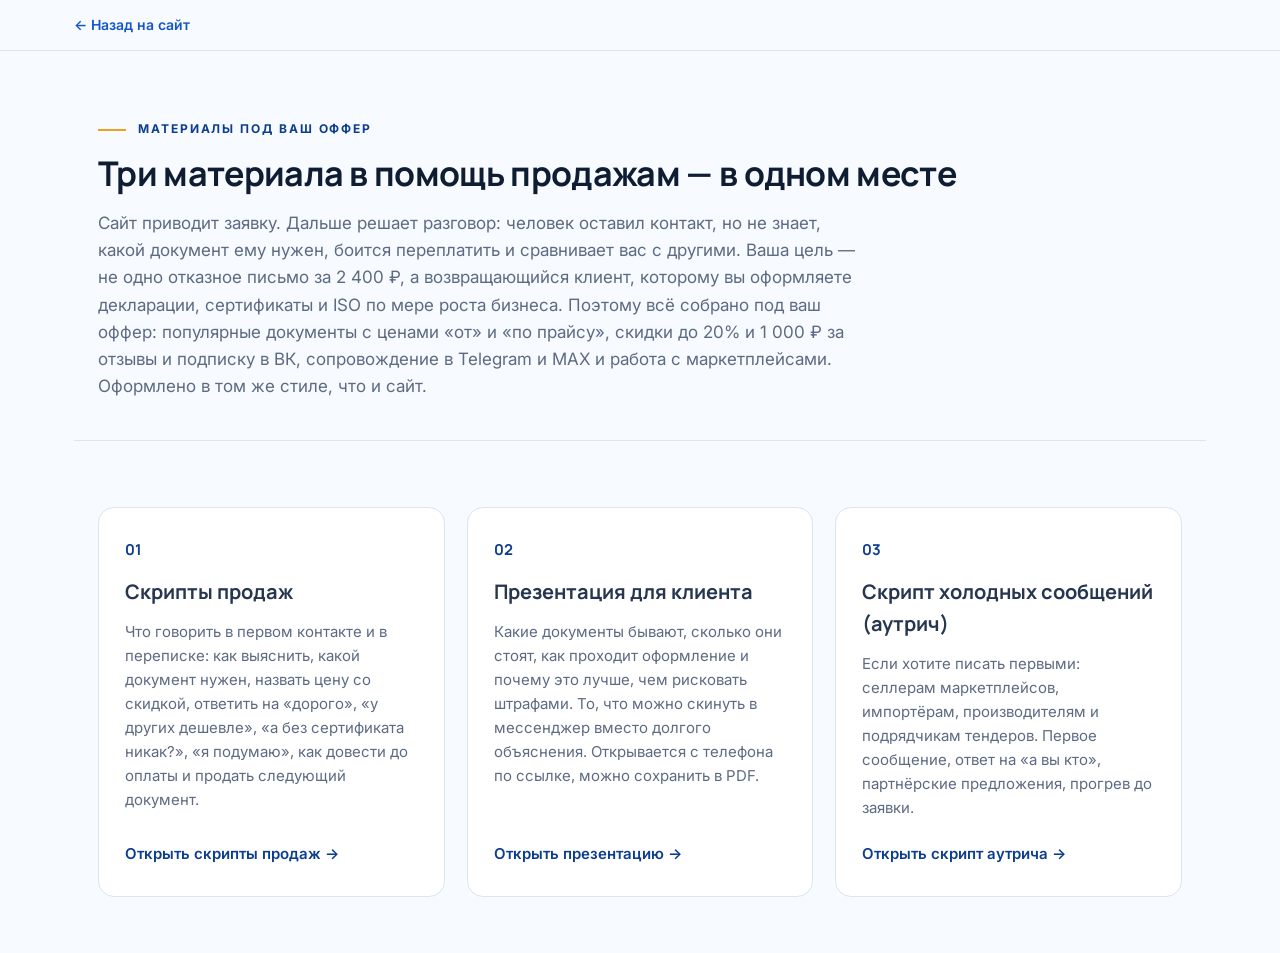
<file: materials.html>
<!DOCTYPE html>
<html lang="ru">
<head>
<meta charset="UTF-8">
<meta name="viewport" content="width=device-width, initial-scale=1.0">
<title>Материалы для продаж — Первый Сертификат</title>
<meta name="robots" content="noindex">
<link rel="icon" href="img/favicon.svg" type="image/svg+xml">
<link rel="preconnect" href="https://fonts.googleapis.com">
<link rel="preconnect" href="https://fonts.gstatic.com" crossorigin>
<link href="https://fonts.googleapis.com/css2?family=Manrope:wght@500;600;700;800&family=Inter:wght@400;500;600;700&display=swap" rel="stylesheet">
<link rel="stylesheet" href="styles.css">
<link rel="stylesheet" href="materials.css">
</head>
<body>

<div class="doc-bar">
  <div class="doc-bar__inner">
    <a href="index.html" class="doc-bar__back">← <span>Назад на сайт</span></a>
  </div>
</div>

<div class="container">

  <section class="doc-hero">
    <p class="section-tag">Материалы под ваш оффер</p>
    <h1>Три материала в помощь продажам — в одном месте</h1>
    <p class="doc-hero__lead">Сайт приводит заявку. Дальше решает разговор: человек оставил контакт, но не знает, какой документ ему нужен, боится переплатить и сравнивает вас с другими. Ваша цель — не одно отказное письмо за 2 400 ₽, а возвращающийся клиент, которому вы оформляете декларации, сертификаты и ISO по мере роста бизнеса. Поэтому всё собрано под ваш оффер: популярные документы с ценами «от» и «по прайсу», скидки до 20% и 1 000 ₽ за отзывы и подписку в ВК, сопровождение в Telegram и MAX и работа с маркетплейсами. Оформлено в том же стиле, что и сайт.</p>
  </section>

  <section class="doc-section">
    <div class="hub-grid">

      <div class="hub-card">
        <span class="hub-card__num">01</span>
        <p class="hub-card__title">Скрипты продаж</p>
        <p class="hub-card__lead">Что говорить в первом контакте и в переписке: как выяснить, какой документ нужен, назвать цену со скидкой, ответить на «дорого», «у других дешевле», «а без сертификата никак?», «я подумаю», как довести до оплаты и продать следующий документ.</p>
        <a href="scripts.html" class="hub-card__link">Открыть скрипты продаж →</a>
      </div>

      <div class="hub-card">
        <span class="hub-card__num">02</span>
        <p class="hub-card__title">Презентация для клиента</p>
        <p class="hub-card__lead">Какие документы бывают, сколько они стоят, как проходит оформление и почему это лучше, чем рисковать штрафами. То, что можно скинуть в мессенджер вместо долгого объяснения. Открывается с телефона по ссылке, можно сохранить в PDF.</p>
        <a href="presentation.html" class="hub-card__link">Открыть презентацию →</a>
      </div>

      <div class="hub-card">
        <span class="hub-card__num">03</span>
        <p class="hub-card__title">Скрипт холодных сообщений (аутрич)</p>
        <p class="hub-card__lead">Если хотите писать первыми: селлерам маркетплейсов, импортёрам, производителям и подрядчикам тендеров. Первое сообщение, ответ на «а вы кто», партнёрские предложения, прогрев до заявки.</p>
        <a href="outreach.html" class="hub-card__link">Открыть скрипт аутрича →</a>
      </div>

    </div>
  </section>

</div>

<script src="script.js"></script>
</body>
</html>
</file>
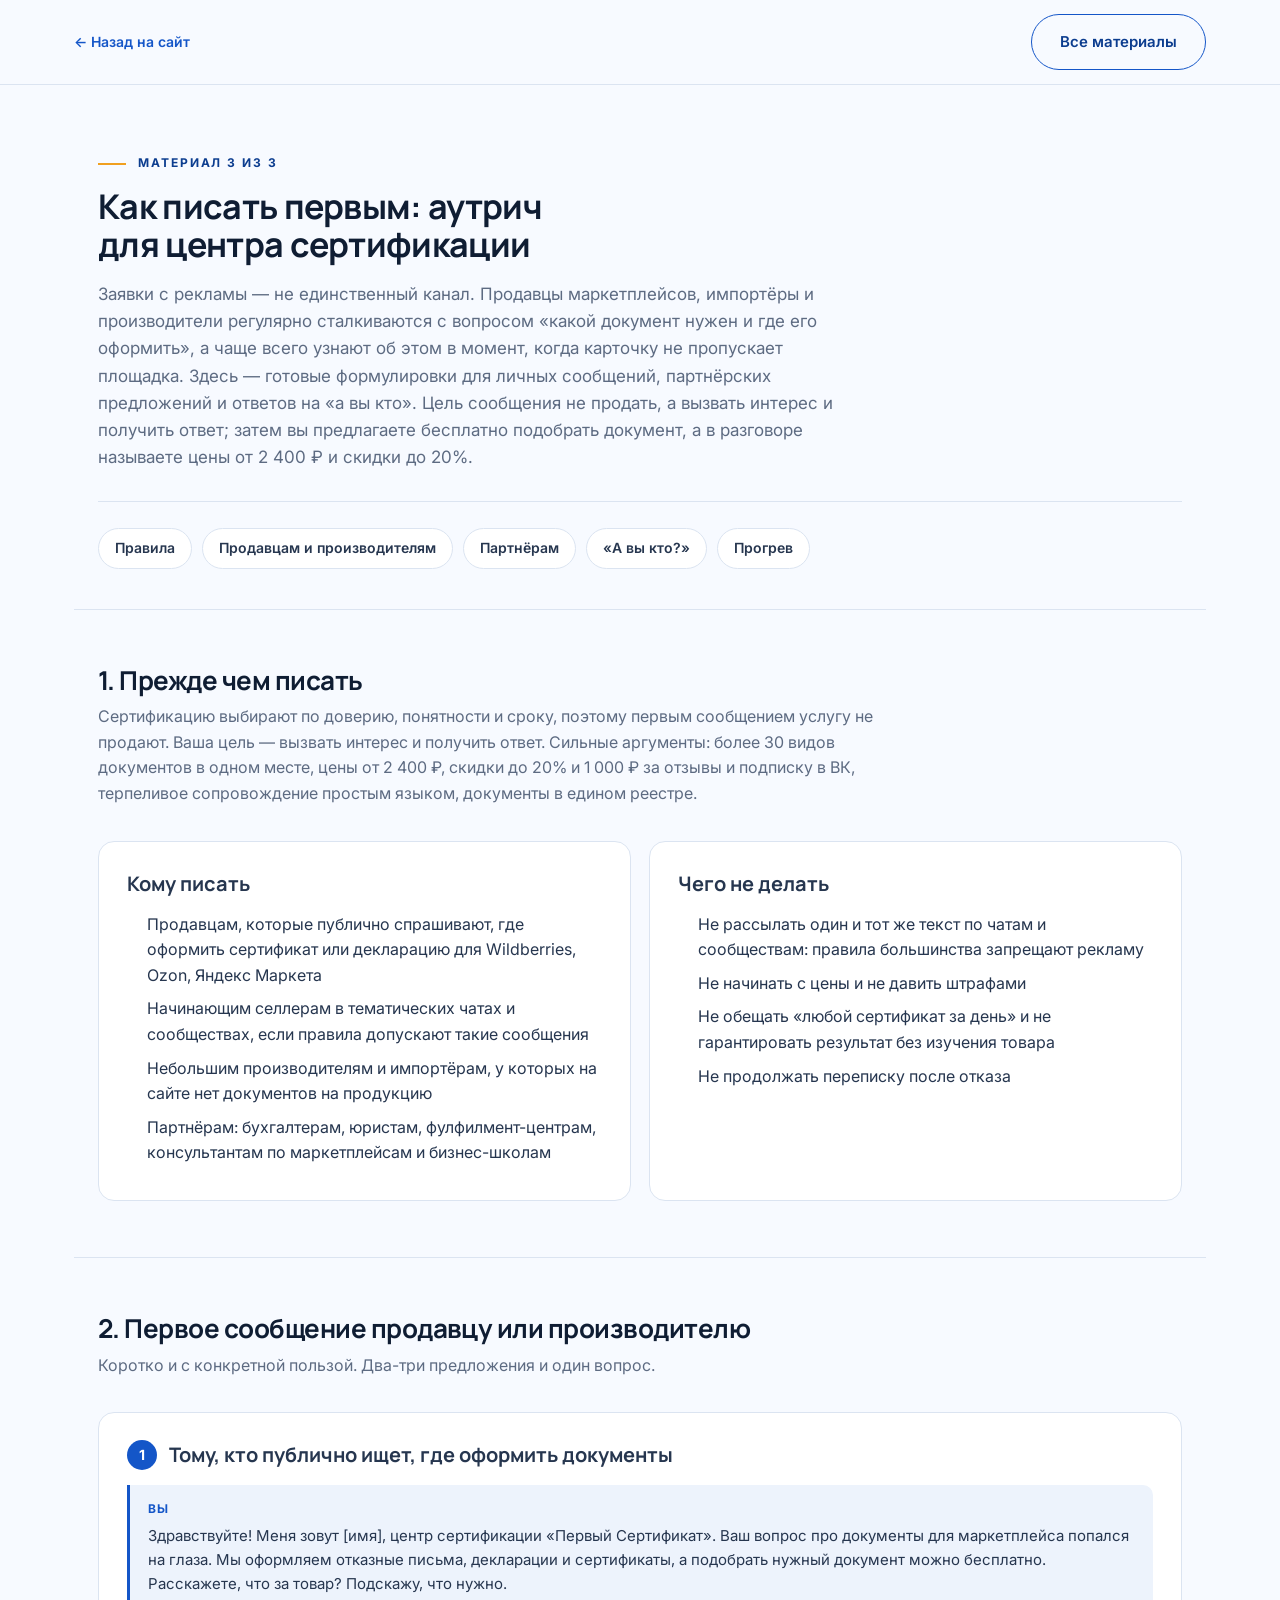
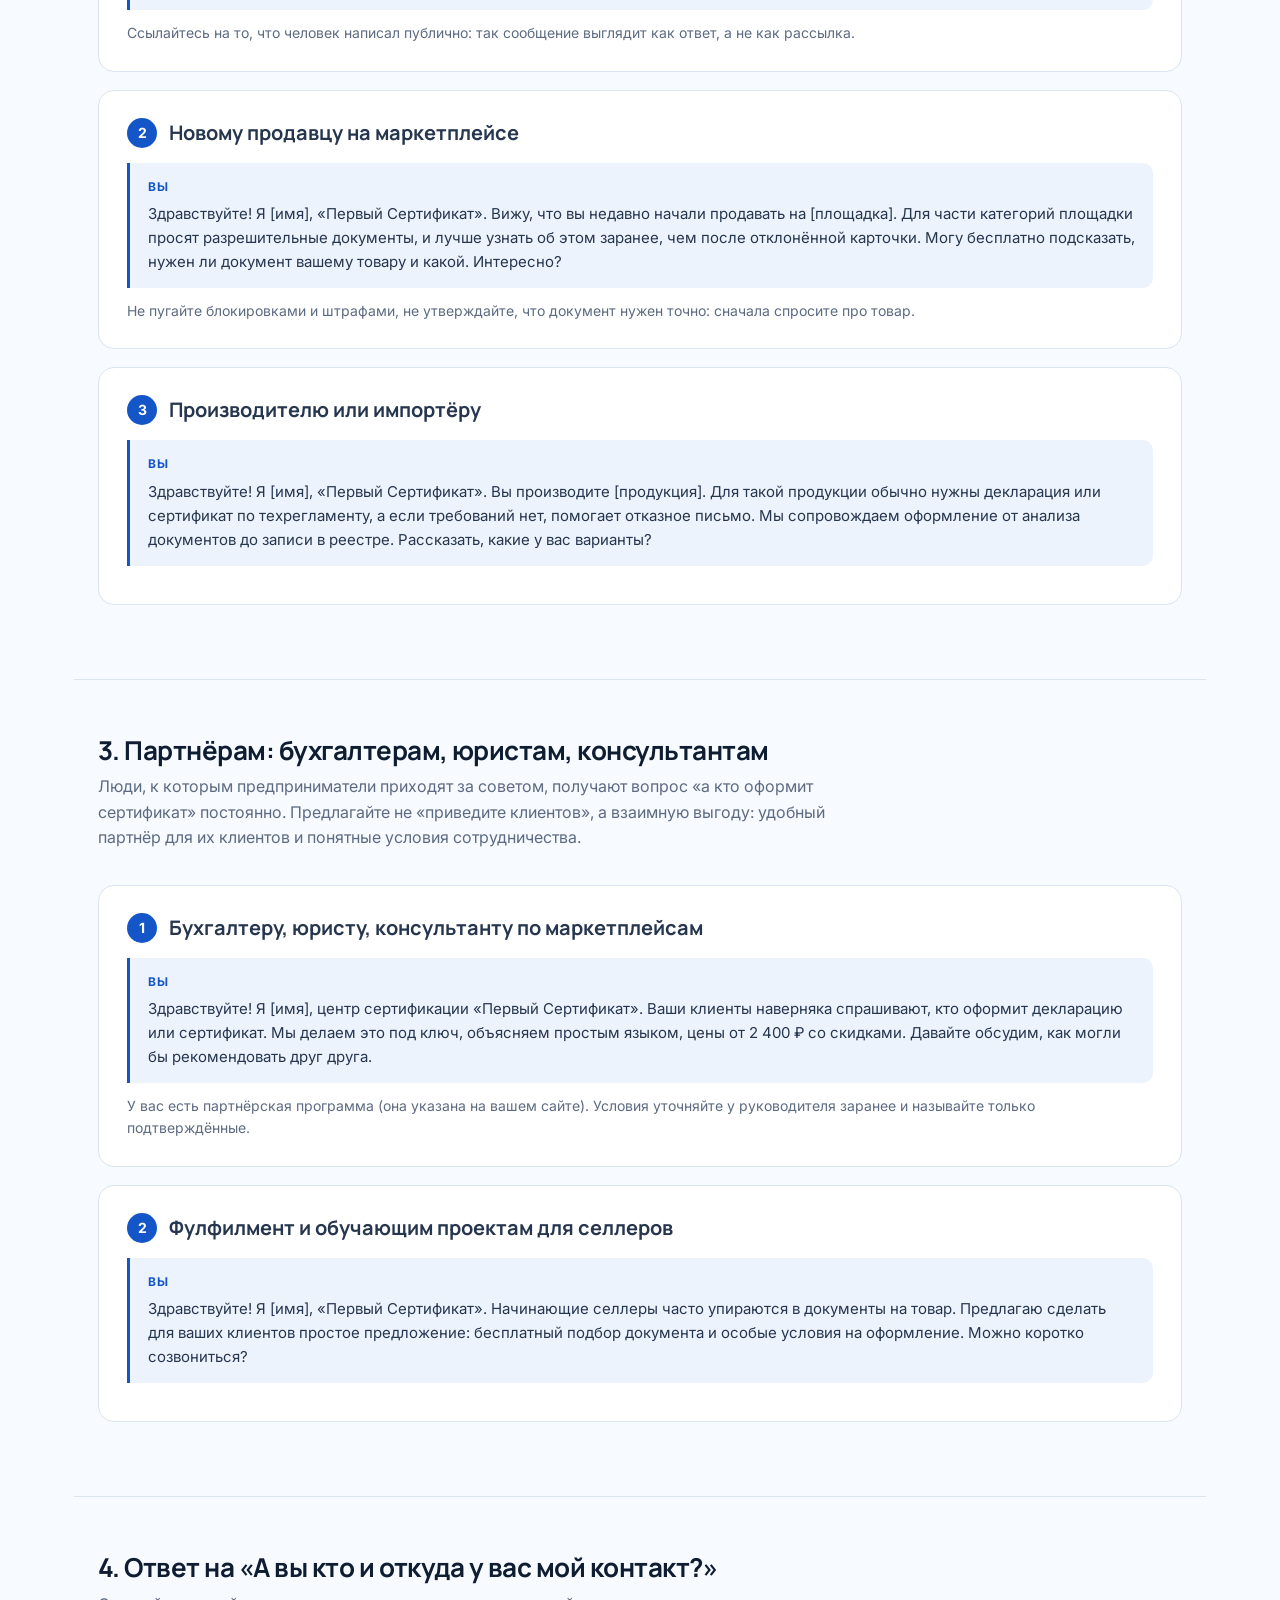
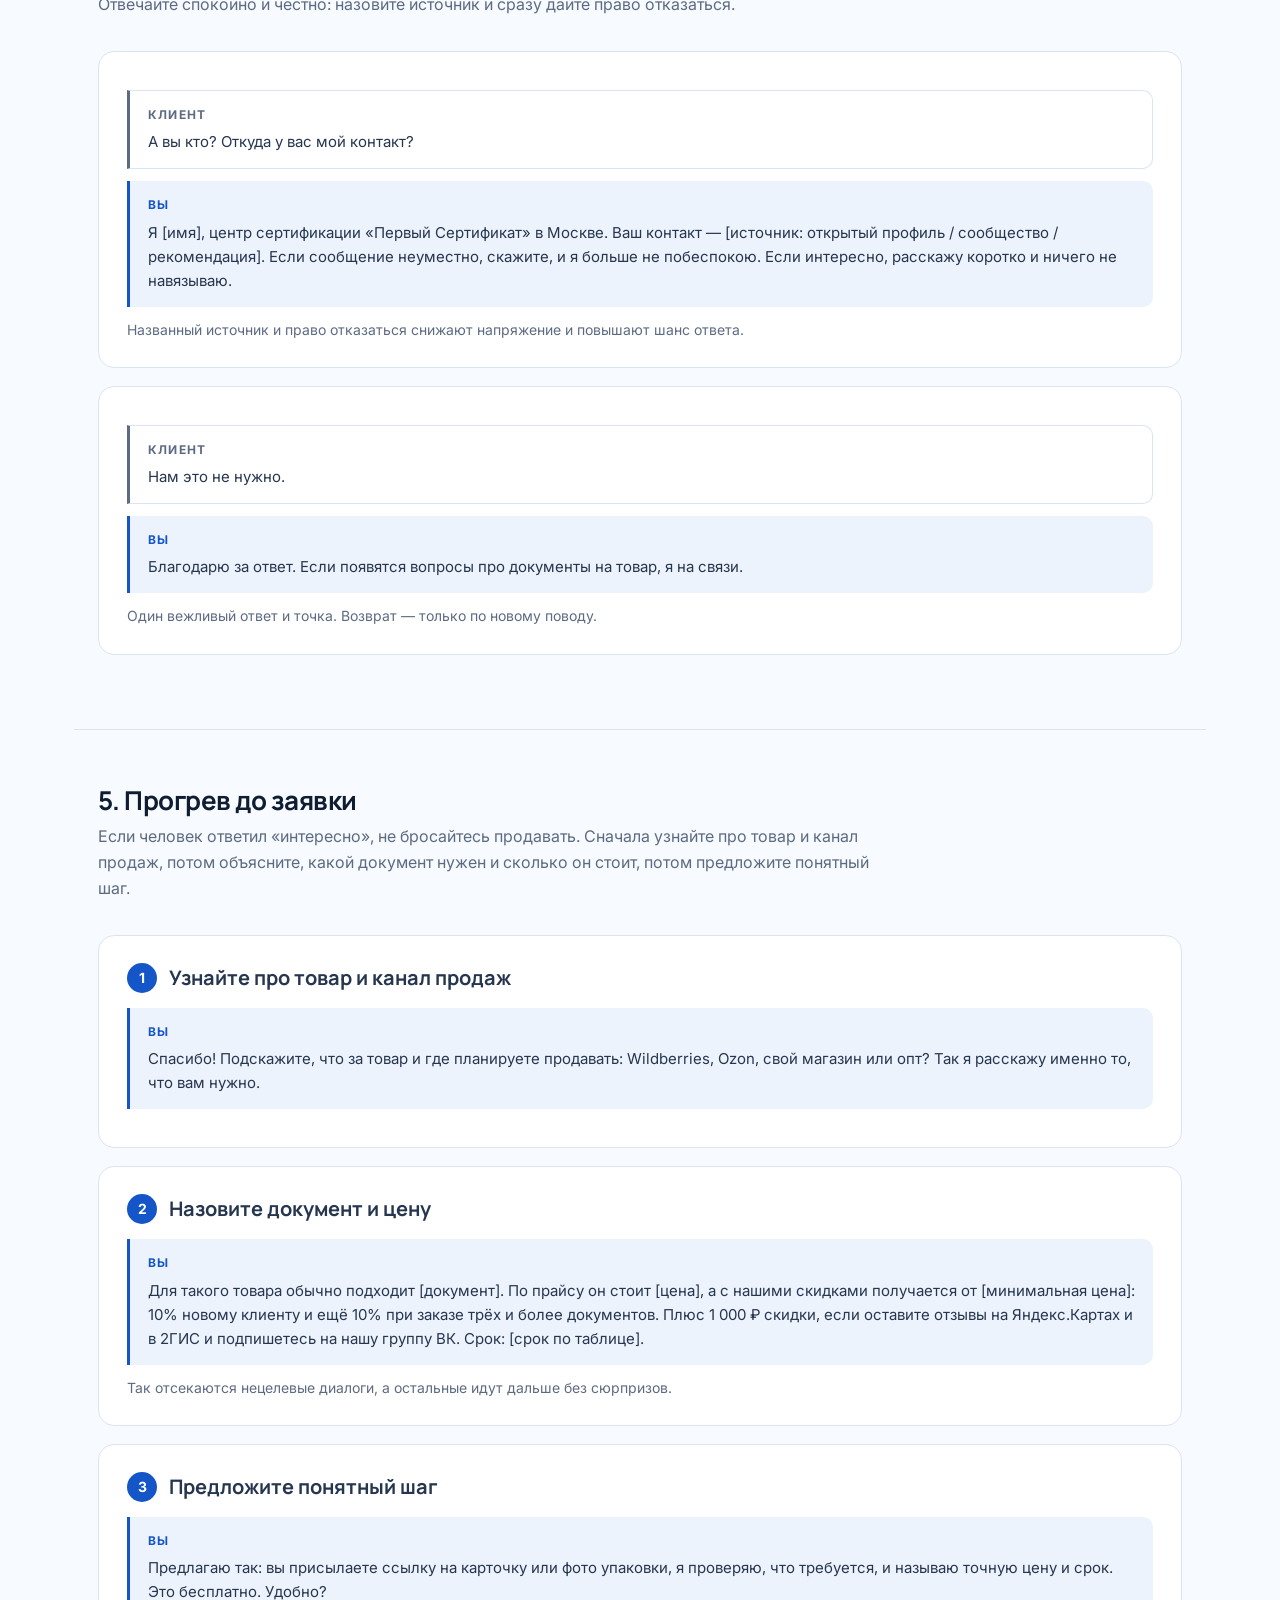
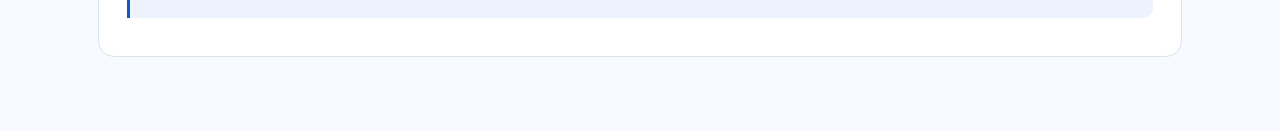
<file: outreach.html>
<!DOCTYPE html>
<html lang="ru">
<head>
<meta charset="UTF-8">
<meta name="viewport" content="width=device-width, initial-scale=1.0">
<title>Скрипт холодных сообщений — Первый Сертификат</title>
<meta name="robots" content="noindex">
<link rel="icon" href="img/favicon.svg" type="image/svg+xml">
<link rel="preconnect" href="https://fonts.googleapis.com">
<link rel="preconnect" href="https://fonts.gstatic.com" crossorigin>
<link href="https://fonts.googleapis.com/css2?family=Manrope:wght@500;600;700;800&family=Inter:wght@400;500;600;700&display=swap" rel="stylesheet">
<link rel="stylesheet" href="styles.css">
<link rel="stylesheet" href="materials.css">
</head>
<body>

<div class="doc-bar">
  <div class="doc-bar__inner">
    <a href="index.html" class="doc-bar__back">← <span>Назад на сайт</span></a>
    <div class="doc-actions-wrap doc-bar__actions">
      <a href="materials.html" class="btn btn--outline">Все материалы</a>
    </div>
  </div>
</div>

<div class="container">

  <section class="doc-hero">
    <p class="section-tag">Материал 3 из 3</p>
    <h1>Как писать первым: аутрич для центра сертификации</h1>
    <p class="doc-hero__lead">Заявки с рекламы — не единственный канал. Продавцы маркетплейсов, импортёры и производители регулярно сталкиваются с вопросом «какой документ нужен и где его оформить», а чаще всего узнают об этом в момент, когда карточку не пропускает площадка. Здесь — готовые формулировки для личных сообщений, партнёрских предложений и ответов на «а вы кто». Цель сообщения не продать, а вызвать интерес и получить ответ; затем вы предлагаете бесплатно подобрать документ, а в разговоре называете цены от 2 400 ₽ и скидки до 20%.</p>
    <nav class="toc">
      <a href="#rules">Правила</a>
      <a href="#first">Продавцам и производителям</a>
      <a href="#partners">Партнёрам</a>
      <a href="#reply">«А вы кто?»</a>
      <a href="#follow">Прогрев</a>
    </nav>
  </section>

  <section class="doc-section" id="rules">
    <h2>1. Прежде чем писать</h2>
    <p class="doc-section__lead">Сертификацию выбирают по доверию, понятности и сроку, поэтому первым сообщением услугу не продают. Ваша цель — вызвать интерес и получить ответ. Сильные аргументы: более 30 видов документов в одном месте, цены от 2 400 ₽, скидки до 20% и 1 000 ₽ за отзывы и подписку в ВК, терпеливое сопровождение простым языком, документы в едином реестре.</p>
    <div class="grid-2">
      <div class="card">
        <p class="card__title">Кому писать</p>
        <ul class="ul">
          <li>Продавцам, которые публично спрашивают, где оформить сертификат или декларацию для Wildberries, Ozon, Яндекс Маркета</li>
          <li>Начинающим селлерам в тематических чатах и сообществах, если правила допускают такие сообщения</li>
          <li>Небольшим производителям и импортёрам, у которых на сайте нет документов на продукцию</li>
          <li>Партнёрам: бухгалтерам, юристам, фулфилмент-центрам, консультантам по маркетплейсам и бизнес-школам</li>
        </ul>
      </div>
      <div class="card">
        <p class="card__title">Чего не делать</p>
        <ul class="ul">
          <li>Не рассылать один и тот же текст по чатам и сообществам: правила большинства запрещают рекламу</li>
          <li>Не начинать с цены и не давить штрафами</li>
          <li>Не обещать «любой сертификат за день» и не гарантировать результат без изучения товара</li>
          <li>Не продолжать переписку после отказа</li>
        </ul>
      </div>
    </div>
  </section>

  <section class="doc-section" id="first">
    <h2>2. Первое сообщение продавцу или производителю</h2>
    <p class="doc-section__lead">Коротко и с конкретной пользой. Два-три предложения и один вопрос.</p>
    <div class="card">
      <div class="card__head"><span class="card__step">1</span><p class="card__title">Тому, кто публично ищет, где оформить документы</p></div>
      <div class="say"><span class="say__who">Вы</span>Здравствуйте! Меня зовут [имя], центр сертификации «Первый Сертификат». Ваш вопрос про документы для маркетплейса попался на глаза. Мы оформляем отказные письма, декларации и сертификаты, а подобрать нужный документ можно бесплатно. Расскажете, что за товар? Подскажу, что нужно.</div>
      <p class="card__note">Ссылайтесь на то, что человек написал публично: так сообщение выглядит как ответ, а не как рассылка.</p>
    </div>
    <div class="card">
      <div class="card__head"><span class="card__step">2</span><p class="card__title">Новому продавцу на маркетплейсе</p></div>
      <div class="say"><span class="say__who">Вы</span>Здравствуйте! Я [имя], «Первый Сертификат». Вижу, что вы недавно начали продавать на [площадка]. Для части категорий площадки просят разрешительные документы, и лучше узнать об этом заранее, чем после отклонённой карточки. Могу бесплатно подсказать, нужен ли документ вашему товару и какой. Интересно?</div>
      <p class="card__note">Не пугайте блокировками и штрафами, не утверждайте, что документ нужен точно: сначала спросите про товар.</p>
    </div>
    <div class="card">
      <div class="card__head"><span class="card__step">3</span><p class="card__title">Производителю или импортёру</p></div>
      <div class="say"><span class="say__who">Вы</span>Здравствуйте! Я [имя], «Первый Сертификат». Вы производите [продукция]. Для такой продукции обычно нужны декларация или сертификат по техрегламенту, а если требований нет, помогает отказное письмо. Мы сопровождаем оформление от анализа документов до записи в реестре. Рассказать, какие у вас варианты?</div>
    </div>
  </section>

  <section class="doc-section" id="partners">
    <h2>3. Партнёрам: бухгалтерам, юристам, консультантам</h2>
    <p class="doc-section__lead">Люди, к которым предприниматели приходят за советом, получают вопрос «а кто оформит сертификат» постоянно. Предлагайте не «приведите клиентов», а взаимную выгоду: удобный партнёр для их клиентов и понятные условия сотрудничества.</p>
    <div class="card">
      <div class="card__head"><span class="card__step">1</span><p class="card__title">Бухгалтеру, юристу, консультанту по маркетплейсам</p></div>
      <div class="say"><span class="say__who">Вы</span>Здравствуйте! Я [имя], центр сертификации «Первый Сертификат». Ваши клиенты наверняка спрашивают, кто оформит декларацию или сертификат. Мы делаем это под ключ, объясняем простым языком, цены от 2 400 ₽ со скидками. Давайте обсудим, как могли бы рекомендовать друг друга.</div>
      <p class="card__note">У вас есть партнёрская программа (она указана на вашем сайте). Условия уточняйте у руководителя заранее и называйте только подтверждённые.</p>
    </div>
    <div class="card">
      <div class="card__head"><span class="card__step">2</span><p class="card__title">Фулфилмент и обучающим проектам для селлеров</p></div>
      <div class="say"><span class="say__who">Вы</span>Здравствуйте! Я [имя], «Первый Сертификат». Начинающие селлеры часто упираются в документы на товар. Предлагаю сделать для ваших клиентов простое предложение: бесплатный подбор документа и особые условия на оформление. Можно коротко созвониться?</div>
    </div>
  </section>

  <section class="doc-section" id="reply">
    <h2>4. Ответ на «А вы кто и откуда у вас мой контакт?»</h2>
    <p class="doc-section__lead">Отвечайте спокойно и честно: назовите источник и сразу дайте право отказаться.</p>
    <div class="card">
      <div class="say say--client"><span class="say__who">Клиент</span>А вы кто? Откуда у вас мой контакт?</div>
      <div class="say"><span class="say__who">Вы</span>Я [имя], центр сертификации «Первый Сертификат» в Москве. Ваш контакт — [источник: открытый профиль / сообщество / рекомендация]. Если сообщение неуместно, скажите, и я больше не побеспокою. Если интересно, расскажу коротко и ничего не навязываю.</div>
      <p class="card__note">Названный источник и право отказаться снижают напряжение и повышают шанс ответа.</p>
    </div>
    <div class="card">
      <div class="say say--client"><span class="say__who">Клиент</span>Нам это не нужно.</div>
      <div class="say"><span class="say__who">Вы</span>Благодарю за ответ. Если появятся вопросы про документы на товар, я на связи.</div>
      <p class="card__note">Один вежливый ответ и точка. Возврат — только по новому поводу.</p>
    </div>
  </section>

  <section class="doc-section" id="follow">
    <h2>5. Прогрев до заявки</h2>
    <p class="doc-section__lead">Если человек ответил «интересно», не бросайтесь продавать. Сначала узнайте про товар и канал продаж, потом объясните, какой документ нужен и сколько он стоит, потом предложите понятный шаг.</p>
    <div class="card">
      <div class="card__head"><span class="card__step">1</span><p class="card__title">Узнайте про товар и канал продаж</p></div>
      <div class="say"><span class="say__who">Вы</span>Спасибо! Подскажите, что за товар и где планируете продавать: Wildberries, Ozon, свой магазин или опт? Так я расскажу именно то, что вам нужно.</div>
    </div>
    <div class="card">
      <div class="card__head"><span class="card__step">2</span><p class="card__title">Назовите документ и цену</p></div>
      <div class="say"><span class="say__who">Вы</span>Для такого товара обычно подходит [документ]. По прайсу он стоит [цена], а с нашими скидками получается от [минимальная цена]: 10% новому клиенту и ещё 10% при заказе трёх и более документов. Плюс 1 000 ₽ скидки, если оставите отзывы на Яндекс.Картах и в 2ГИС и подпишетесь на нашу группу ВК. Срок: [срок по таблице].</div>
      <p class="card__note">Так отсекаются нецелевые диалоги, а остальные идут дальше без сюрпризов.</p>
    </div>
    <div class="card">
      <div class="card__head"><span class="card__step">3</span><p class="card__title">Предложите понятный шаг</p></div>
      <div class="say"><span class="say__who">Вы</span>Предлагаю так: вы присылаете ссылку на карточку или фото упаковки, я проверяю, что требуется, и называю точную цену и срок. Это бесплатно. Удобно?</div>
    </div>
  </section>

</div>

<script src="script.js"></script>
</body>
</html>
</file>
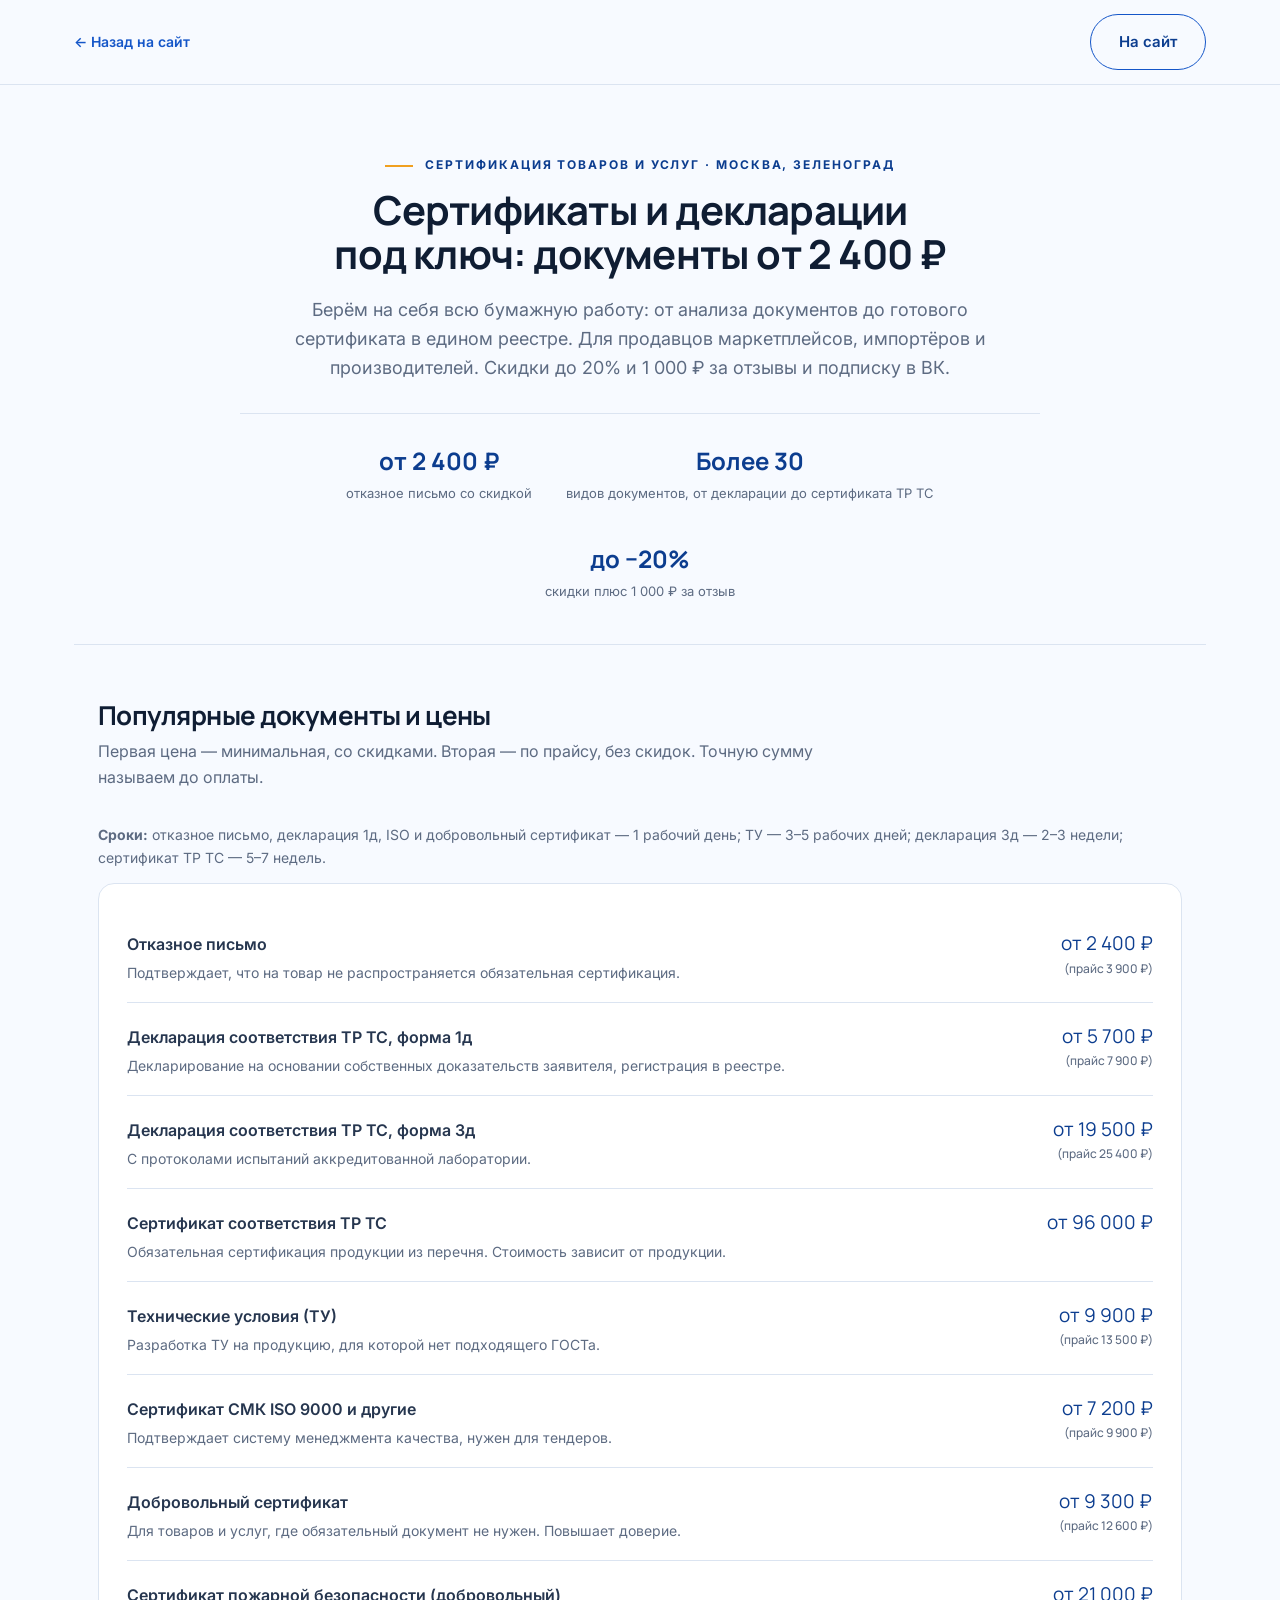
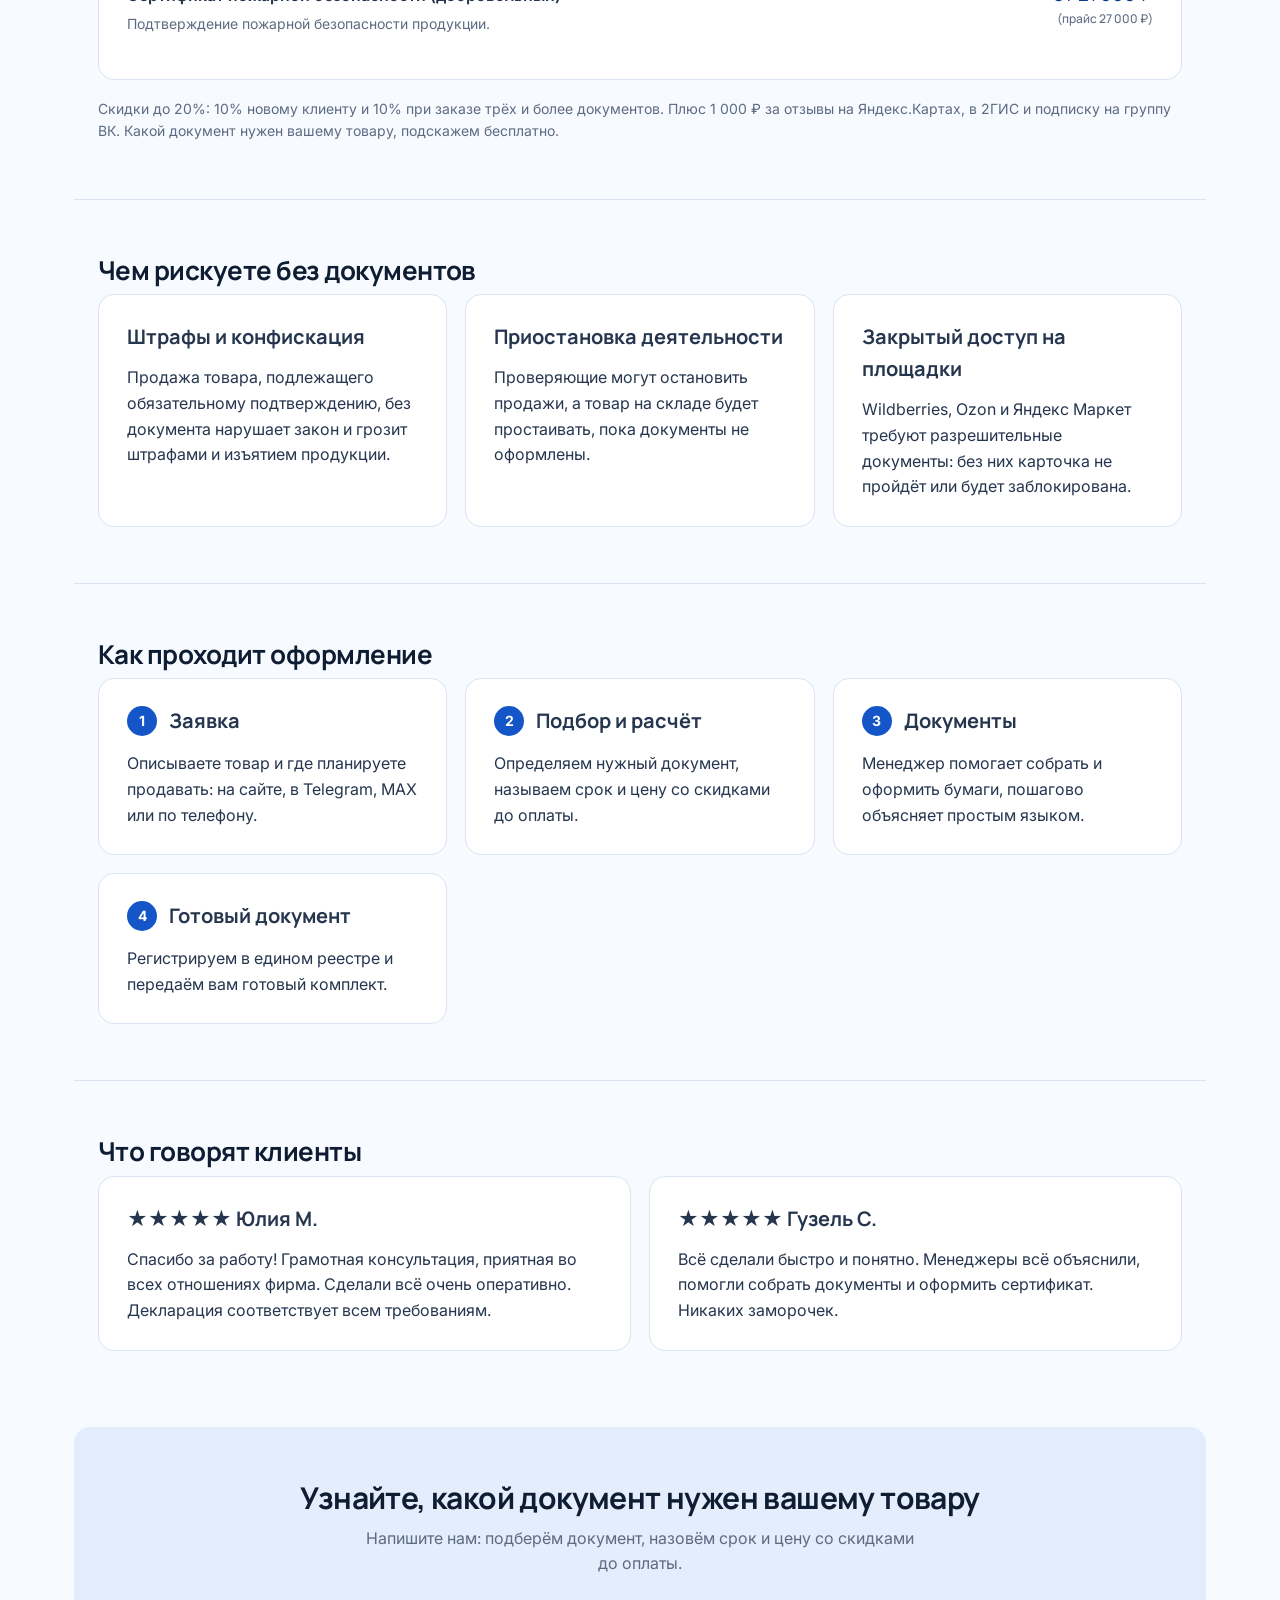
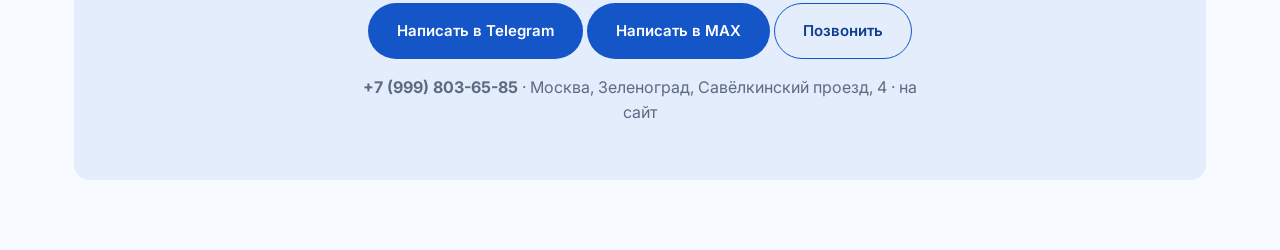
<file: presentation.html>
<!DOCTYPE html>
<html lang="ru">
<head>
<meta charset="UTF-8">
<meta name="viewport" content="width=device-width, initial-scale=1.0">
<title>Первый Сертификат — сертификация товаров и услуг: документы и цены</title>
<meta name="robots" content="noindex">
<link rel="icon" href="img/favicon.svg" type="image/svg+xml">
<link rel="preconnect" href="https://fonts.googleapis.com">
<link rel="preconnect" href="https://fonts.gstatic.com" crossorigin>
<link href="https://fonts.googleapis.com/css2?family=Manrope:wght@500;600;700;800&family=Inter:wght@400;500;600;700&display=swap" rel="stylesheet">
<link rel="stylesheet" href="styles.css">
<link rel="stylesheet" href="materials.css">
</head>
<body>

<div class="doc-bar">
  <div class="doc-bar__inner">
    <a href="index.html" class="doc-bar__back">← <span>Назад на сайт</span></a>
    <div class="doc-actions-wrap doc-bar__actions">
      <a href="index.html" class="btn btn--outline">На сайт</a>
    </div>
  </div>
</div>

<div class="container">

  <section class="pitch">
    <p class="section-tag eyebrow--center">Сертификация товаров и услуг · Москва, Зеленоград</p>
    <h1>Сертификаты и декларации под ключ: документы от 2 400 ₽</h1>
    <p class="pitch__lead">Берём на себя всю бумажную работу: от анализа документов до готового сертификата в едином реестре. Для продавцов маркетплейсов, импортёров и производителей. Скидки до 20% и 1 000 ₽ за отзывы и подписку в ВК.</p>
    <div class="pitch__meta">
      <div><b>от 2 400 ₽</b><span>отказное письмо со скидкой</span></div>
      <div><b>Более 30</b><span>видов документов, от декларации до сертификата ТР ТС</span></div>
      <div><b>до −20%</b><span>скидки плюс 1 000 ₽ за отзыв</span></div>
    </div>
  </section>

  <section class="doc-section">
    <h2>Популярные документы и цены</h2>
    <p class="doc-section__lead">Первая цена — минимальная, со скидками. Вторая — по прайсу, без скидок. Точную сумму называем до оплаты.</p>
    <p class="card__note" style="margin:0 0 14px"><b>Сроки:</b> отказное письмо, декларация 1д, ISO и добровольный сертификат — 1 рабочий день; ТУ — 3–5 рабочих дней; декларация 3д — 2–3 недели; сертификат ТР ТС — 5–7 недель.</p>
    <div class="card">
      <div class="offer">
        <div><span class="offer__name">Отказное письмо</span><span class="offer__desc">Подтверждает, что на товар не распространяется обязательная сертификация.</span></div>
        <span class="offer__price">от 2 400 ₽ <small>(прайс 3 900 ₽)</small></span>
      </div>
      <div class="offer">
        <div><span class="offer__name">Декларация соответствия ТР ТС, форма 1д</span><span class="offer__desc">Декларирование на основании собственных доказательств заявителя, регистрация в реестре.</span></div>
        <span class="offer__price">от 5 700 ₽ <small>(прайс 7 900 ₽)</small></span>
      </div>
      <div class="offer">
        <div><span class="offer__name">Декларация соответствия ТР ТС, форма 3д</span><span class="offer__desc">С протоколами испытаний аккредитованной лаборатории.</span></div>
        <span class="offer__price">от 19 500 ₽ <small>(прайс 25 400 ₽)</small></span>
      </div>
      <div class="offer">
        <div><span class="offer__name">Сертификат соответствия ТР ТС</span><span class="offer__desc">Обязательная сертификация продукции из перечня. Стоимость зависит от продукции.</span></div>
        <span class="offer__price">от 96 000 ₽</span>
      </div>
      <div class="offer">
        <div><span class="offer__name">Технические условия (ТУ)</span><span class="offer__desc">Разработка ТУ на продукцию, для которой нет подходящего ГОСТа.</span></div>
        <span class="offer__price">от 9 900 ₽ <small>(прайс 13 500 ₽)</small></span>
      </div>
      <div class="offer">
        <div><span class="offer__name">Сертификат СМК ISO 9000 и другие</span><span class="offer__desc">Подтверждает систему менеджмента качества, нужен для тендеров.</span></div>
        <span class="offer__price">от 7 200 ₽ <small>(прайс 9 900 ₽)</small></span>
      </div>
      <div class="offer">
        <div><span class="offer__name">Добровольный сертификат</span><span class="offer__desc">Для товаров и услуг, где обязательный документ не нужен. Повышает доверие.</span></div>
        <span class="offer__price">от 9 300 ₽ <small>(прайс 12 600 ₽)</small></span>
      </div>
      <div class="offer">
        <div><span class="offer__name">Сертификат пожарной безопасности (добровольный)</span><span class="offer__desc">Подтверждение пожарной безопасности продукции.</span></div>
        <span class="offer__price">от 21 000 ₽ <small>(прайс 27 000 ₽)</small></span>
      </div>
    </div>
    <p class="card__note" style="margin-top:14px">Скидки до 20%: 10% новому клиенту и 10% при заказе трёх и более документов. Плюс 1 000 ₽ за отзывы на Яндекс.Картах, в 2ГИС и подписку на группу ВК. Какой документ нужен вашему товару, подскажем бесплатно.</p>
  </section>

  <section class="doc-section">
    <h2>Чем рискуете без документов</h2>
    <div class="grid-3">
      <div class="card"><p class="card__title">Штрафы и конфискация</p><p>Продажа товара, подлежащего обязательному подтверждению, без документа нарушает закон и грозит штрафами и изъятием продукции.</p></div>
      <div class="card"><p class="card__title">Приостановка деятельности</p><p>Проверяющие могут остановить продажи, а товар на складе будет простаивать, пока документы не оформлены.</p></div>
      <div class="card"><p class="card__title">Закрытый доступ на площадки</p><p>Wildberries, Ozon и Яндекс Маркет требуют разрешительные документы: без них карточка не пройдёт или будет заблокирована.</p></div>
    </div>
  </section>

  <section class="doc-section">
    <h2>Как проходит оформление</h2>
    <div class="grid-3">
      <div class="card"><div class="card__head"><span class="card__step">1</span><p class="card__title">Заявка</p></div><p>Описываете товар и где планируете продавать: на сайте, в Telegram, MAX или по телефону.</p></div>
      <div class="card"><div class="card__head"><span class="card__step">2</span><p class="card__title">Подбор и расчёт</p></div><p>Определяем нужный документ, называем срок и цену со скидками до оплаты.</p></div>
      <div class="card"><div class="card__head"><span class="card__step">3</span><p class="card__title">Документы</p></div><p>Менеджер помогает собрать и оформить бумаги, пошагово объясняет простым языком.</p></div>
      <div class="card"><div class="card__head"><span class="card__step">4</span><p class="card__title">Готовый документ</p></div><p>Регистрируем в едином реестре и передаём вам готовый комплект.</p></div>
    </div>
  </section>

  <section class="doc-section">
    <h2>Что говорят клиенты</h2>
    <div class="grid-2">
      <div class="card"><p class="card__title">★★★★★ Юлия М.</p><p>Спасибо за работу! Грамотная консультация, приятная во всех отношениях фирма. Сделали всё очень оперативно. Декларация соответствует всем требованиям.</p></div>
      <div class="card"><p class="card__title">★★★★★ Гузель С.</p><p>Всё сделали быстро и понятно. Менеджеры всё объяснили, помогли собрать документы и оформить сертификат. Никаких заморочек.</p></div>
    </div>
  </section>

  <section class="cta-final">
    <h2>Узнайте, какой документ нужен вашему товару</h2>
    <p>Напишите нам: подберём документ, назовём срок и цену со скидками до оплаты.</p>
    <a href="https://t.me/FirstSert" target="_blank" rel="noopener" class="btn btn--primary">Написать в Telegram</a> <a href="https://max.ru/u/f9LHodD0cOJgO6peRQNPILQHI05TbeVEGwHFwjnreoG7O0PzGfiy62sOcVg" target="_blank" rel="noopener" class="btn btn--primary">Написать в MAX</a> <a href="tel:+79998036585" class="btn btn--outline">Позвонить</a>
    <p style="margin-top:16px;margin-bottom:0"><a href="tel:+79998036585"><b>+7 (999) 803-65-85</b></a> · Москва, Зеленоград, Савёлкинский проезд, 4 · <a href="index.html">на сайт</a></p>
  </section>

</div>

<script src="script.js"></script>
</body>
</html>
</file>
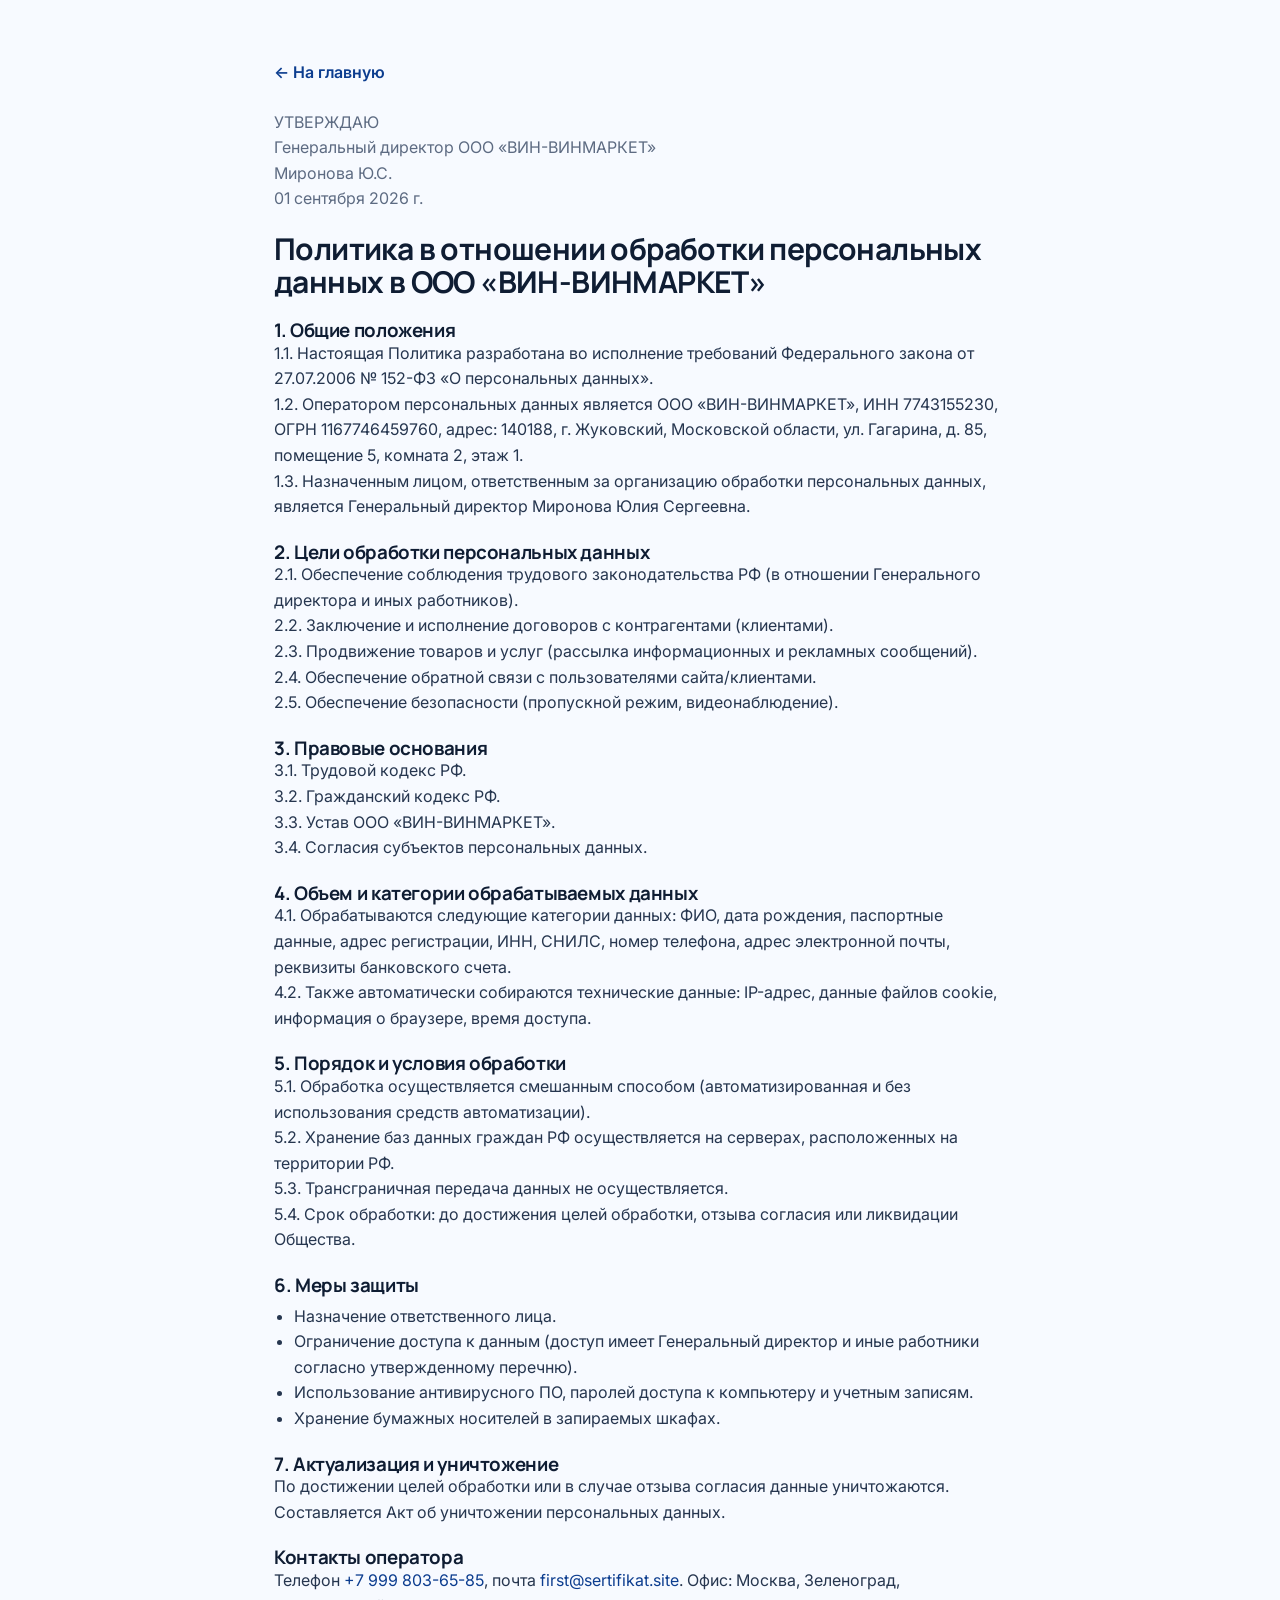
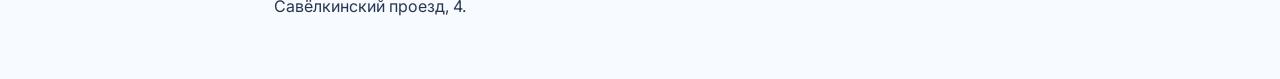
<file: privacy.html>
<!DOCTYPE html>
<html lang="ru">
<head>
<meta charset="UTF-8">
<meta name="viewport" content="width=device-width, initial-scale=1.0">
<title>Политика обработки персональных данных — Первый Сертификат</title>
<link rel="icon" href="img/favicon.svg" type="image/svg+xml">
<link href="https://fonts.googleapis.com/css2?family=Manrope:wght@600;800&family=Inter:wght@400;600&display=swap" rel="stylesheet">
<link rel="stylesheet" href="styles.css">
</head>
<body>
<div class="container" style="padding: 60px 24px; max-width: 780px;">
  <a href="index.html" style="color: var(--clr-accent-dark); font-weight: 600;">← На главную</a>
  <p style="margin-top:24px;color:var(--clr-text-soft)">УТВЕРЖДАЮ<br>Генеральный директор ООО «ВИН-ВИНМАРКЕТ»<br>Миронова Ю.С.<br>01 сентября 2026 г.</p>
  <h1 style="margin-top: 20px; margin-bottom: 20px; font-size: 30px;">Политика в отношении обработки персональных данных в ООО «ВИН-ВИНМАРКЕТ»</h1>

  <h3 style="margin-top:22px">1. Общие положения</h3>
  <p>1.1. Настоящая Политика разработана во исполнение требований Федерального закона от 27.07.2006 № 152-ФЗ «О персональных данных».</p>
  <p>1.2. Оператором персональных данных является ООО «ВИН-ВИНМАРКЕТ», ИНН 7743155230, ОГРН 1167746459760, адрес: 140188, г. Жуковский, Московской области, ул. Гагарина, д. 85, помещение 5, комната 2, этаж 1.</p>
  <p>1.3. Назначенным лицом, ответственным за организацию обработки персональных данных, является Генеральный директор Миронова Юлия Сергеевна.</p>

  <h3 style="margin-top:22px">2. Цели обработки персональных данных</h3>
  <p>2.1. Обеспечение соблюдения трудового законодательства РФ (в отношении Генерального директора и иных работников).</p>
  <p>2.2. Заключение и исполнение договоров с контрагентами (клиентами).</p>
  <p>2.3. Продвижение товаров и услуг (рассылка информационных и рекламных сообщений).</p>
  <p>2.4. Обеспечение обратной связи с пользователями сайта/клиентами.</p>
  <p>2.5. Обеспечение безопасности (пропускной режим, видеонаблюдение).</p>

  <h3 style="margin-top:22px">3. Правовые основания</h3>
  <p>3.1. Трудовой кодекс РФ.</p>
  <p>3.2. Гражданский кодекс РФ.</p>
  <p>3.3. Устав ООО «ВИН-ВИНМАРКЕТ».</p>
  <p>3.4. Согласия субъектов персональных данных.</p>

  <h3 style="margin-top:22px">4. Объем и категории обрабатываемых данных</h3>
  <p>4.1. Обрабатываются следующие категории данных: ФИО, дата рождения, паспортные данные, адрес регистрации, ИНН, СНИЛС, номер телефона, адрес электронной почты, реквизиты банковского счета.</p>
  <p>4.2. Также автоматически собираются технические данные: IP-адрес, данные файлов cookie, информация о браузере, время доступа.</p>

  <h3 style="margin-top:22px">5. Порядок и условия обработки</h3>
  <p>5.1. Обработка осуществляется смешанным способом (автоматизированная и без использования средств автоматизации).</p>
  <p>5.2. Хранение баз данных граждан РФ осуществляется на серверах, расположенных на территории РФ.</p>
  <p>5.3. Трансграничная передача данных не осуществляется.</p>
  <p>5.4. Срок обработки: до достижения целей обработки, отзыва согласия или ликвидации Общества.</p>

  <h3 style="margin-top:22px">6. Меры защиты</h3>
  <ul style="margin:8px 0 0 20px;list-style:disc">
    <li>Назначение ответственного лица.</li>
    <li>Ограничение доступа к данным (доступ имеет Генеральный директор и иные работники согласно утвержденному перечню).</li>
    <li>Использование антивирусного ПО, паролей доступа к компьютеру и учетным записям.</li>
    <li>Хранение бумажных носителей в запираемых шкафах.</li>
  </ul>

  <h3 style="margin-top:22px">7. Актуализация и уничтожение</h3>
  <p>По достижении целей обработки или в случае отзыва согласия данные уничтожаются. Составляется Акт об уничтожении персональных данных.</p>

  <h3 style="margin-top:22px">Контакты оператора</h3>
  <p>Телефон <a href="tel:+79998036585" style="color:var(--clr-accent-dark)">+7 999 803-65-85</a>, почта <a href="mailto:first@sertifikat.site" style="color:var(--clr-accent-dark)">first@sertifikat.site</a>. Офис: Москва, Зеленоград, Савёлкинский проезд, 4.</p>
</div>
</body>
</html>
</file>
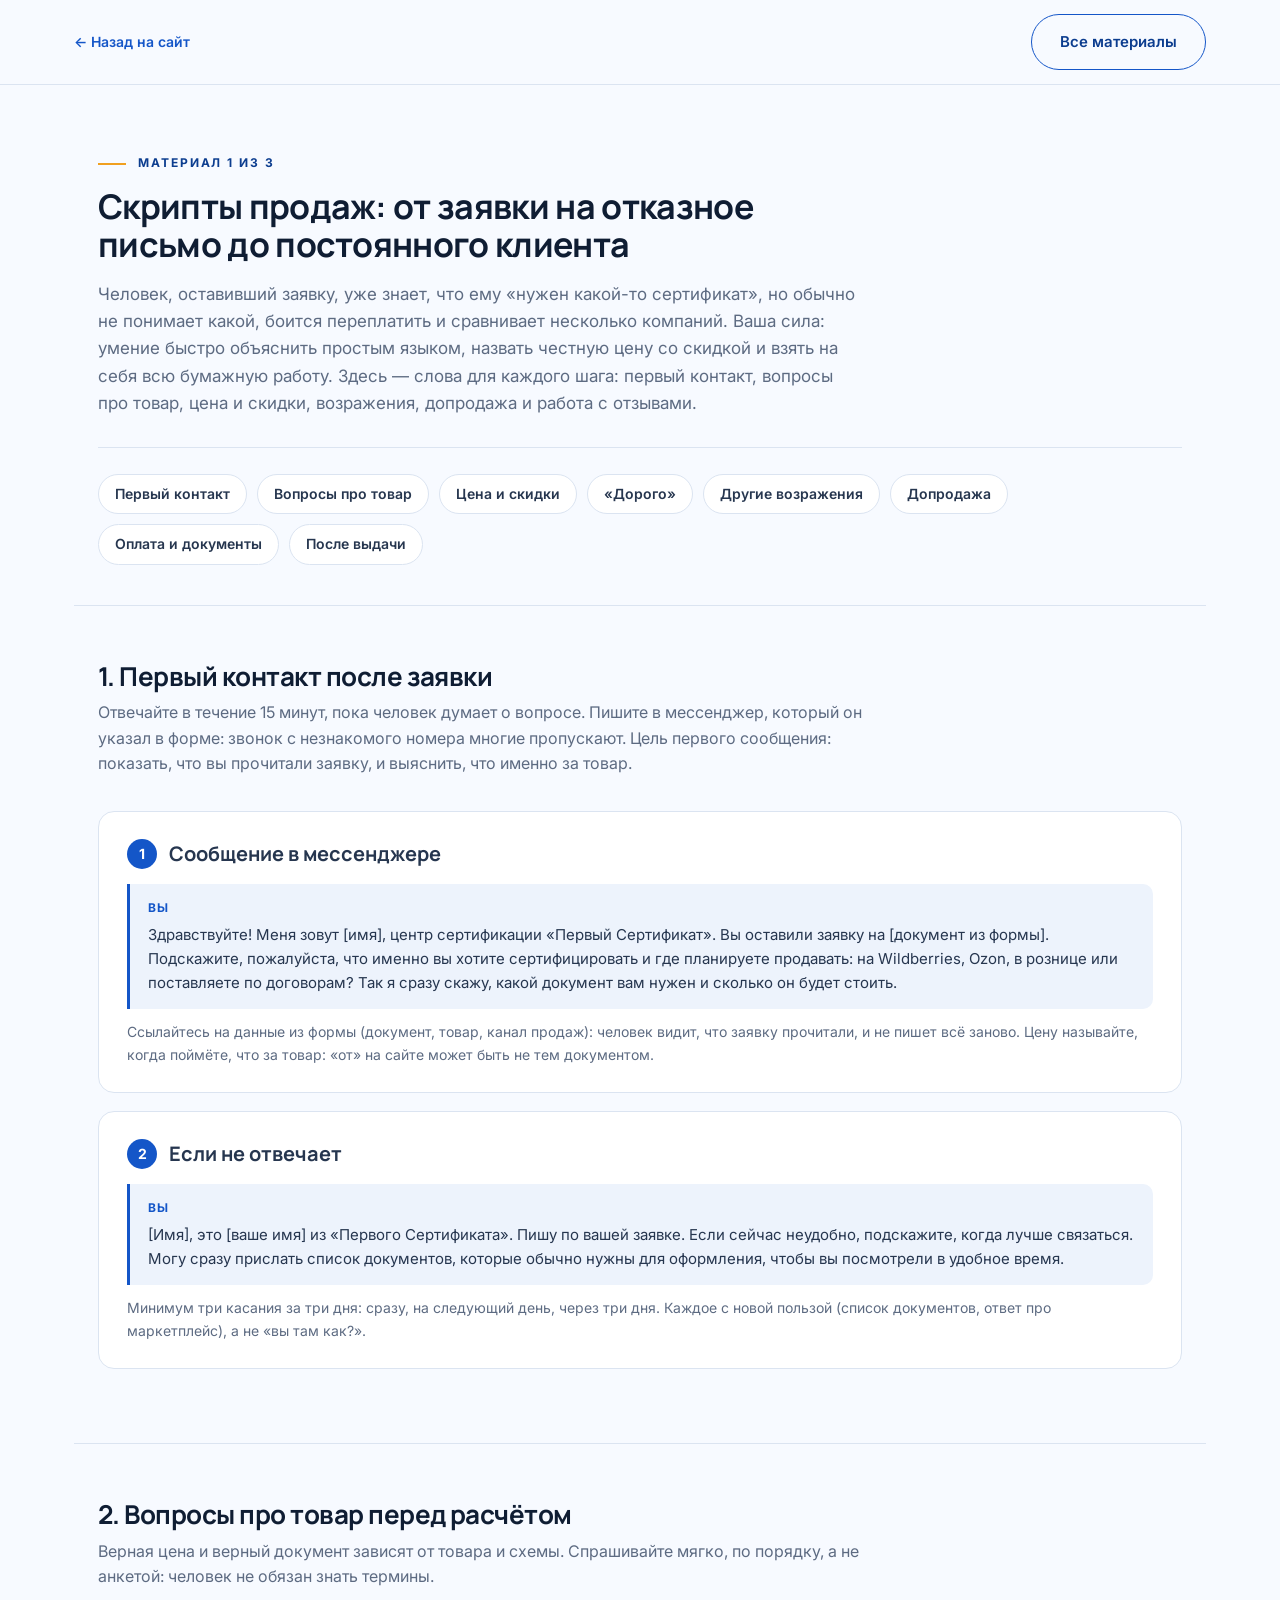
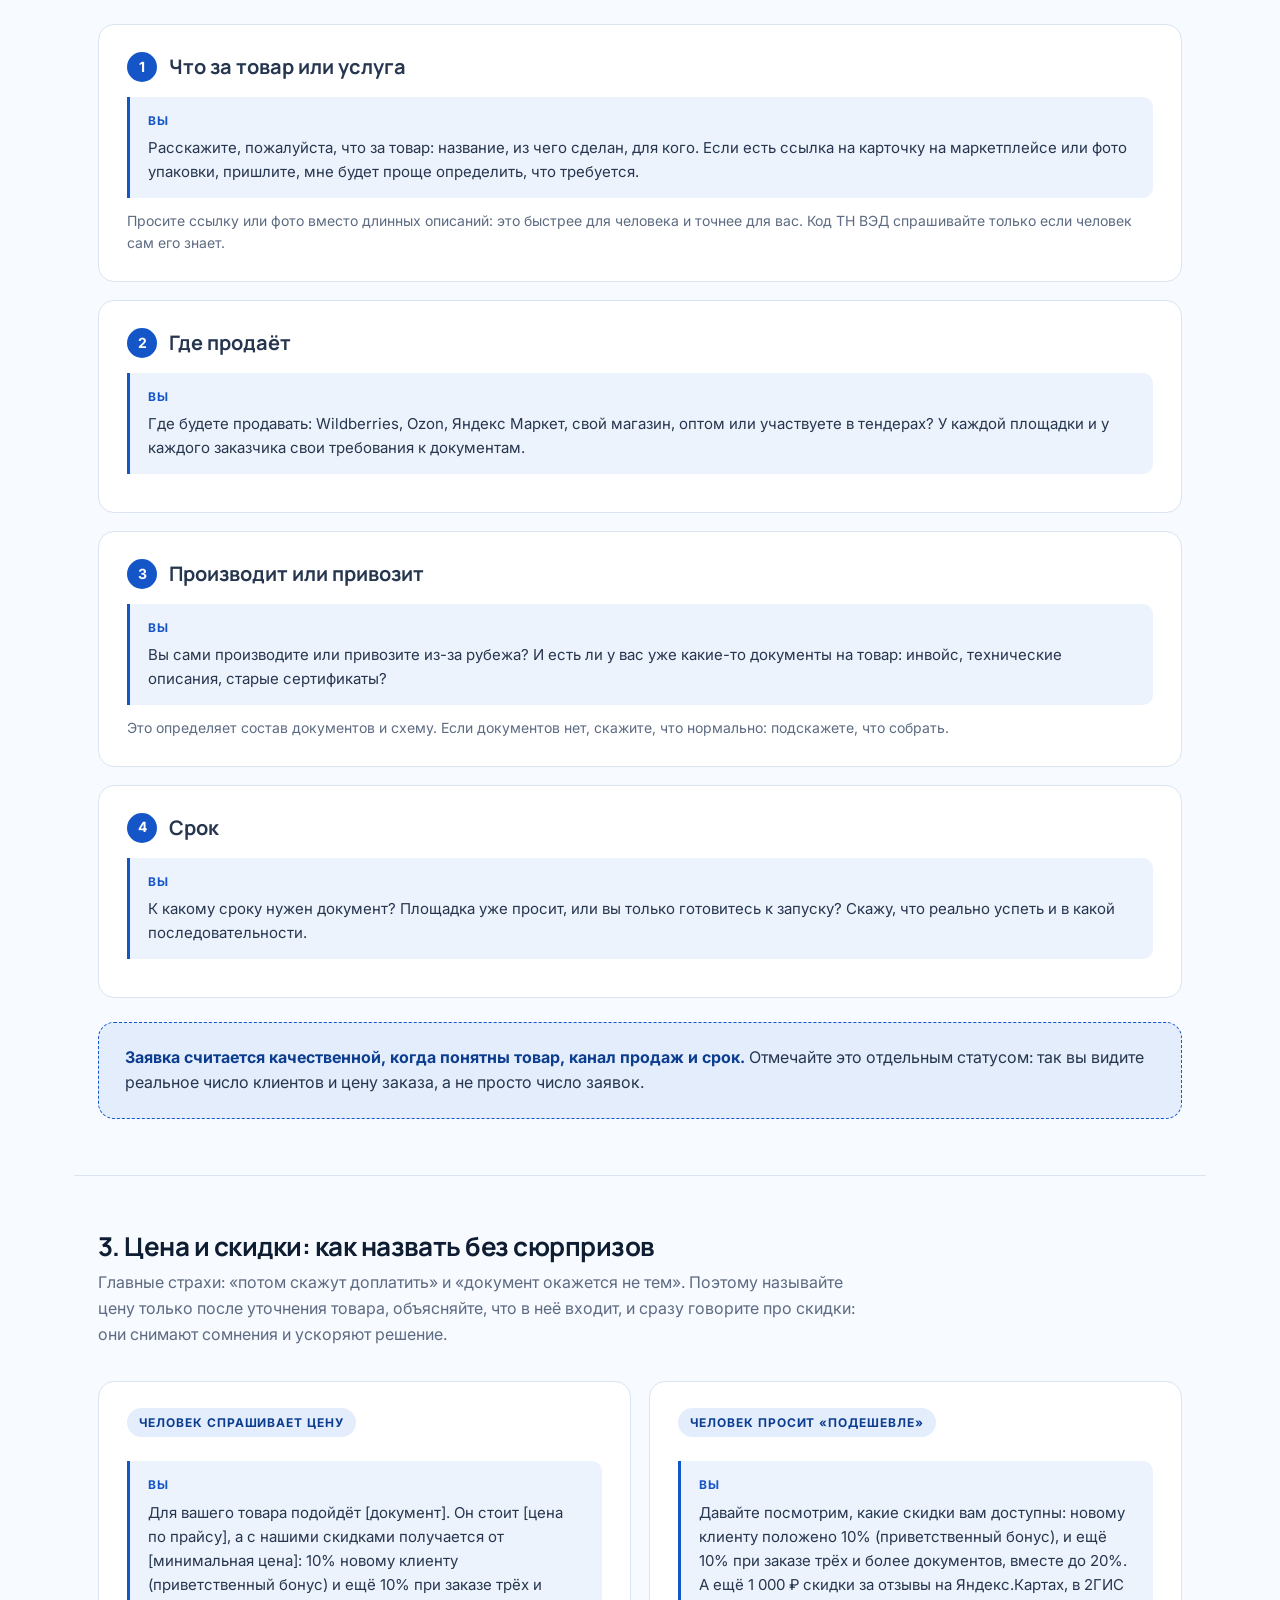
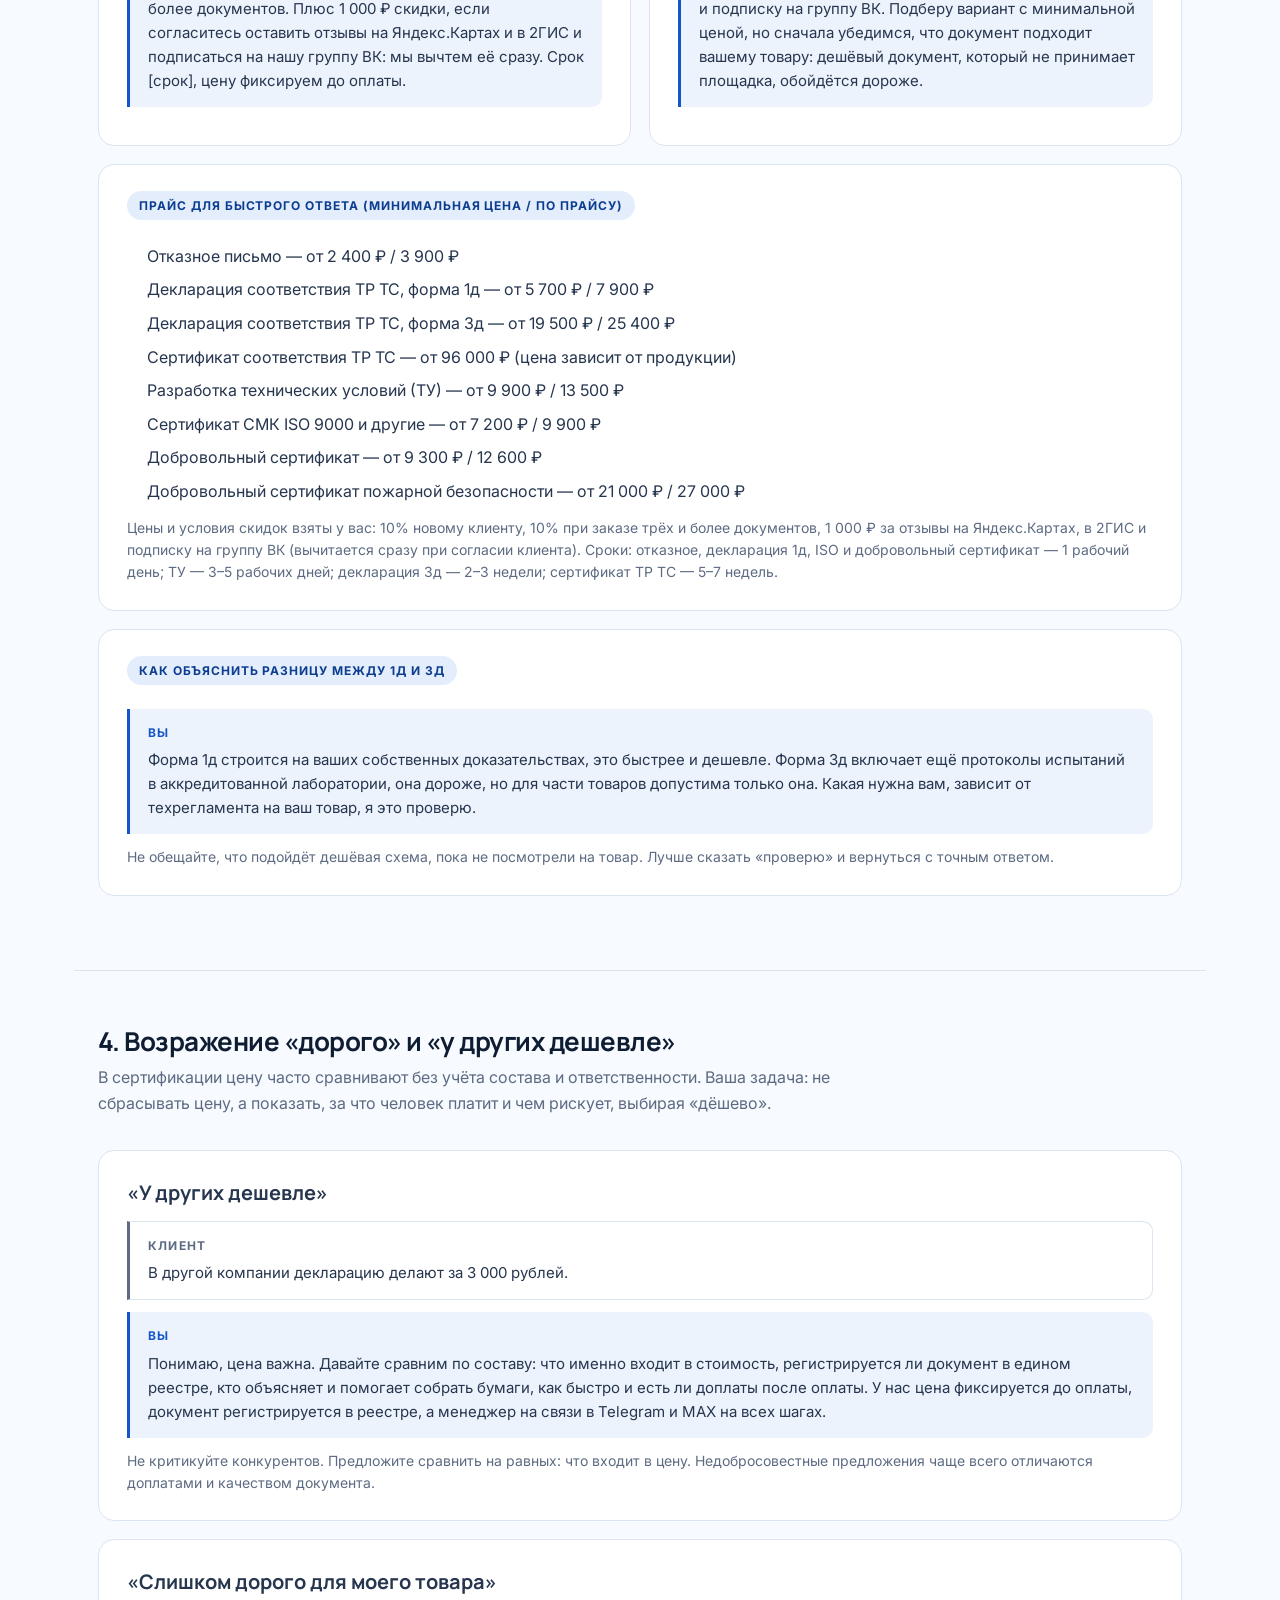
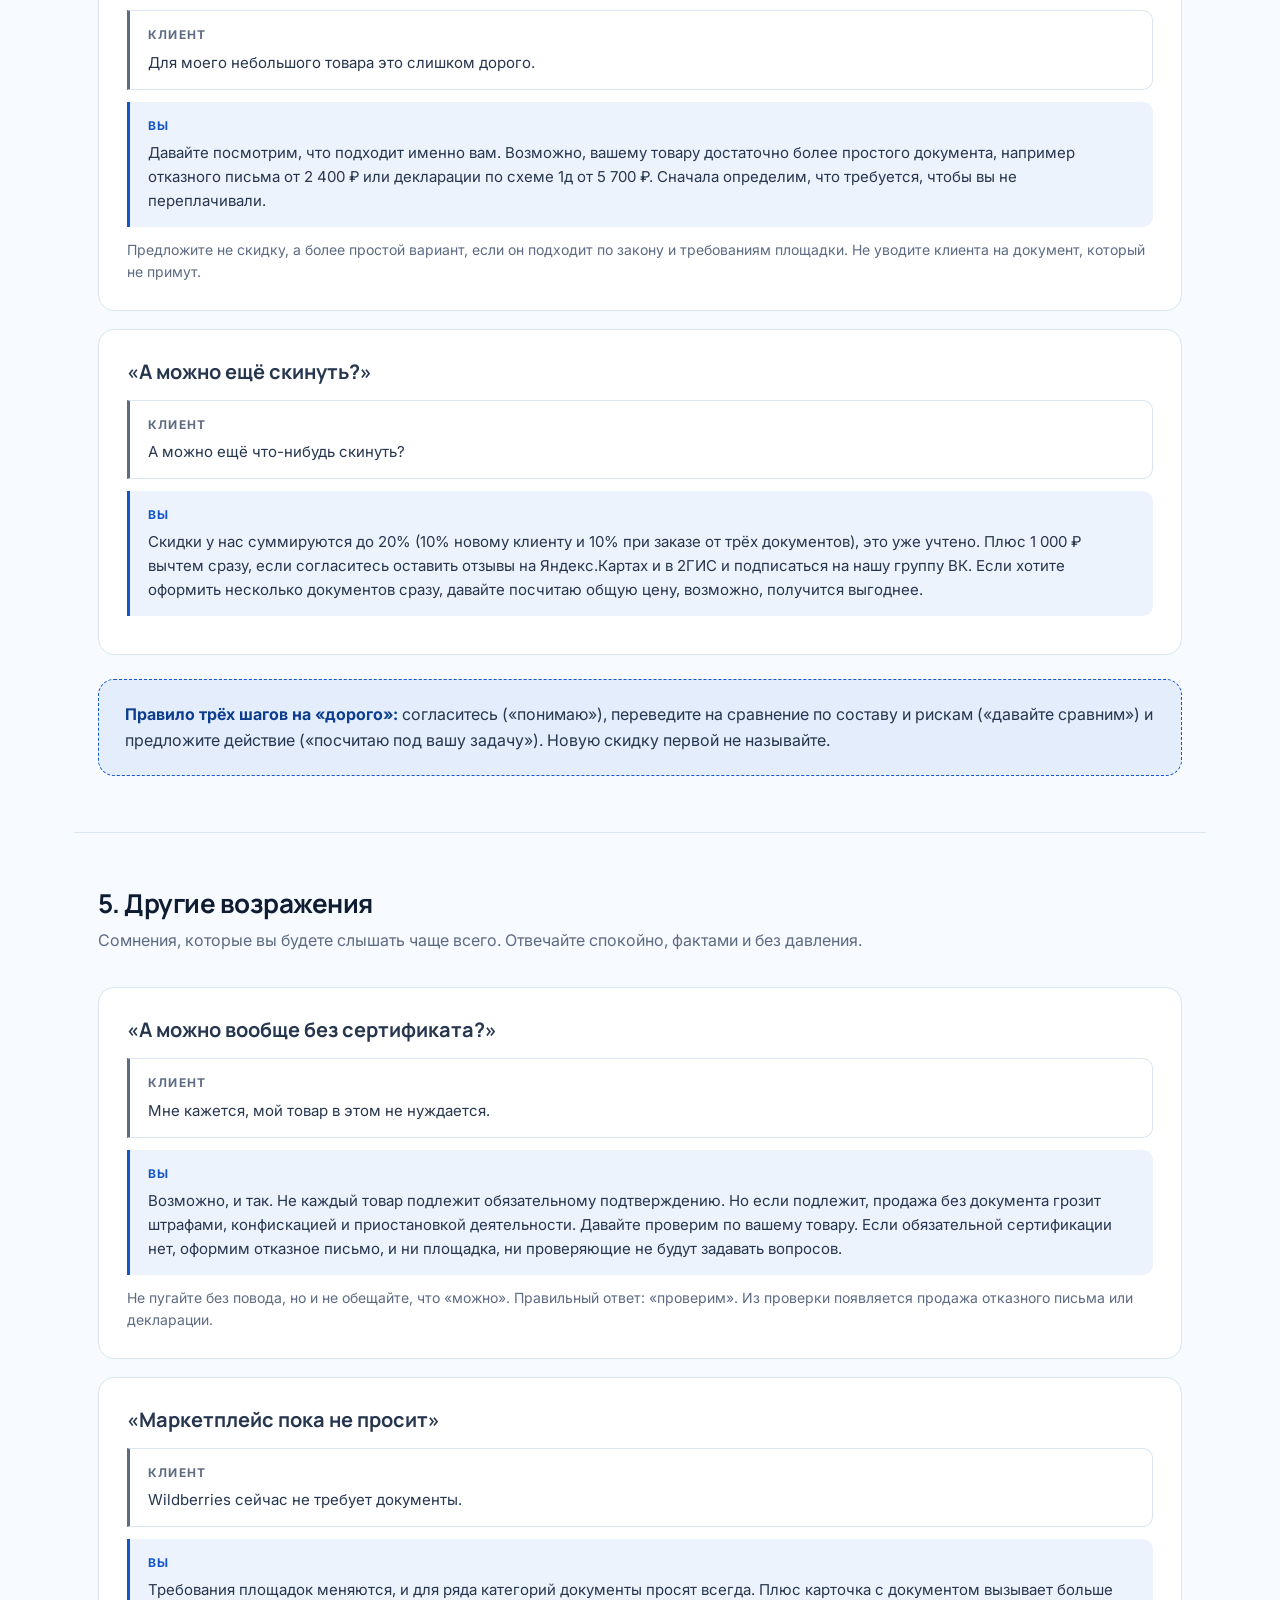
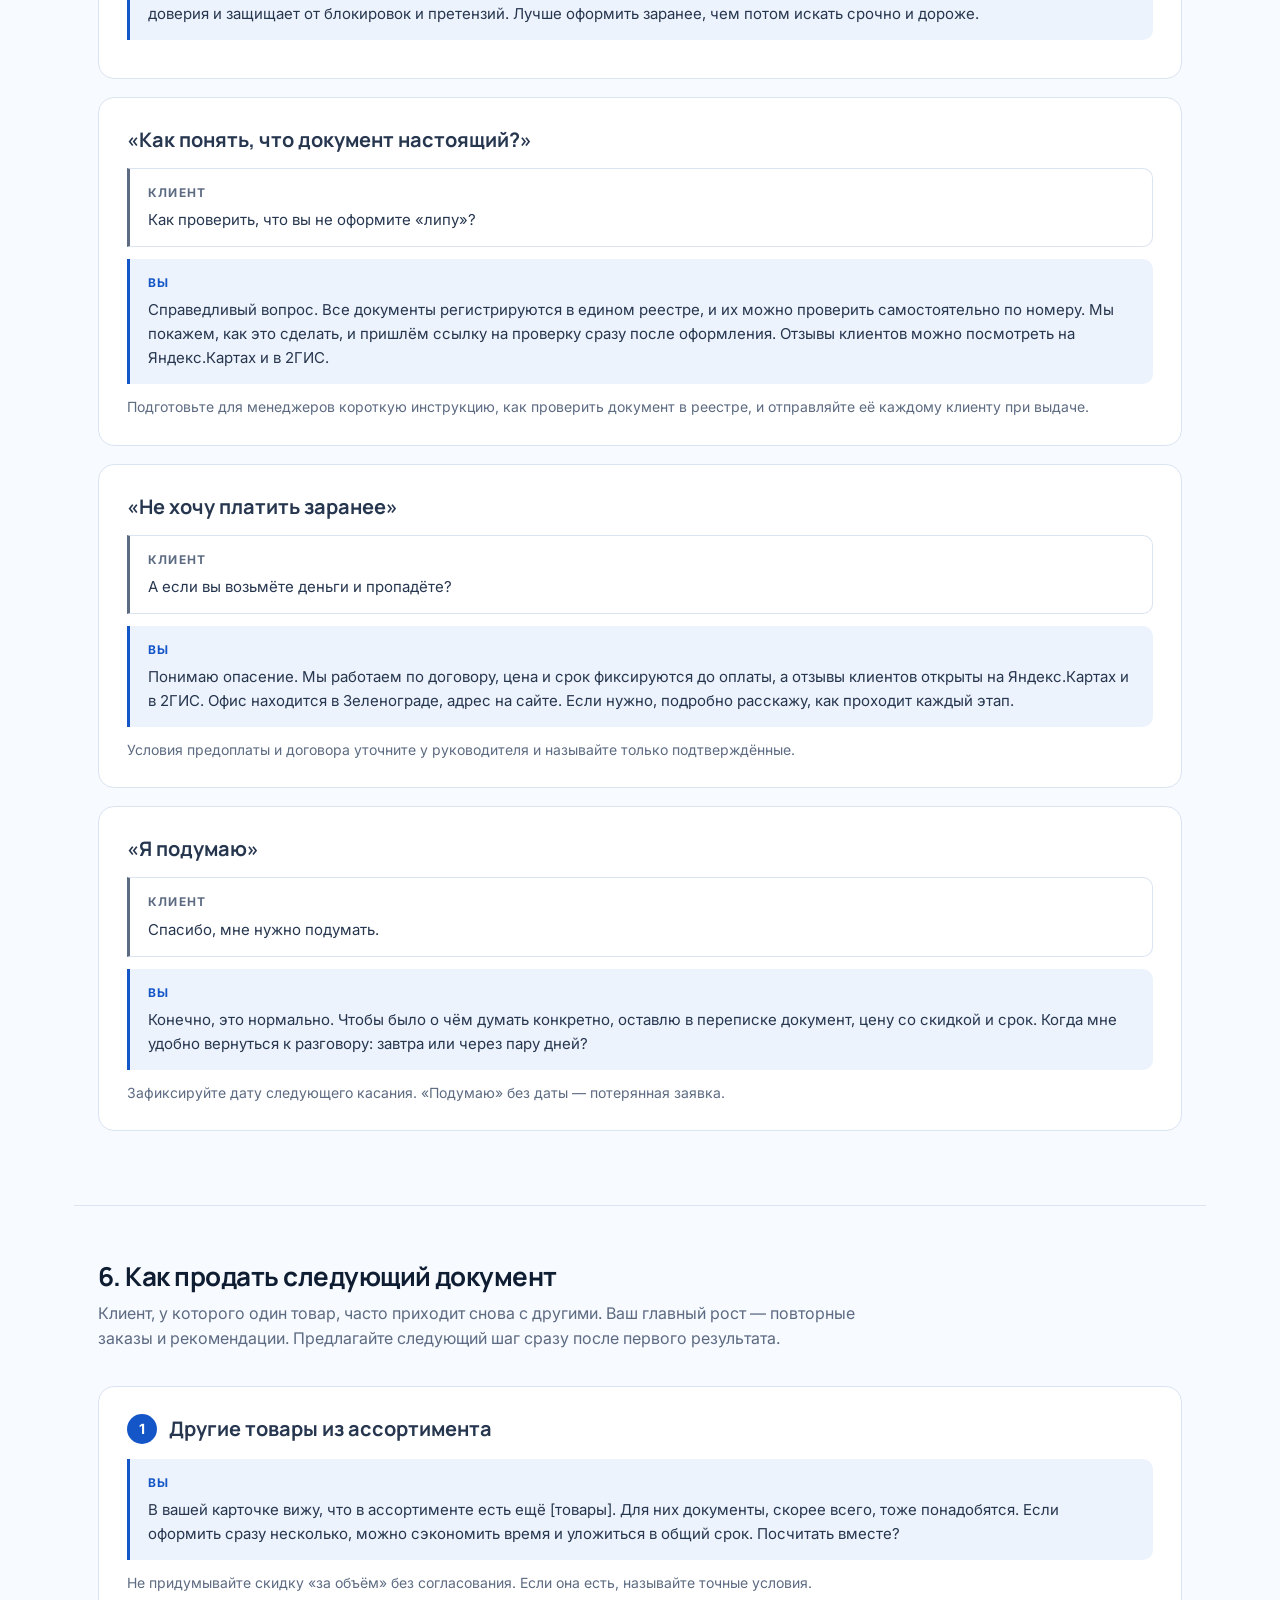
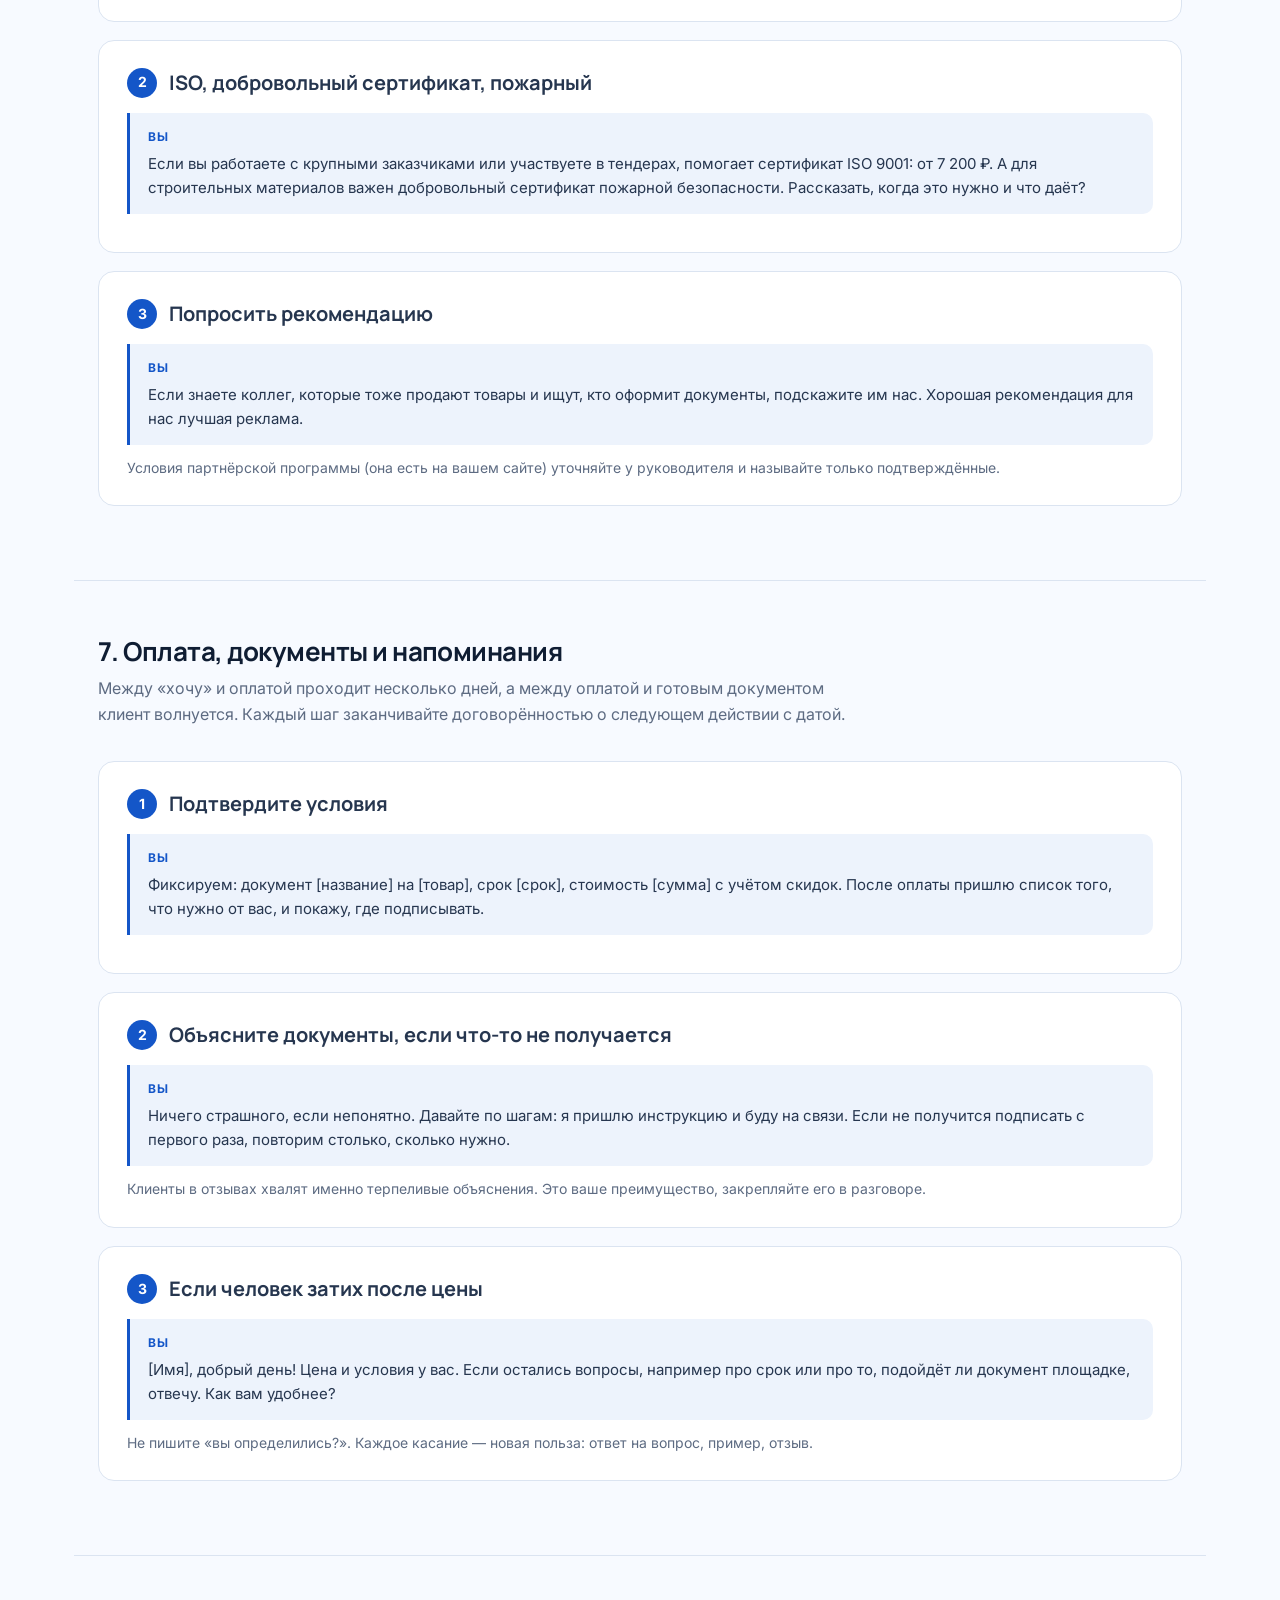
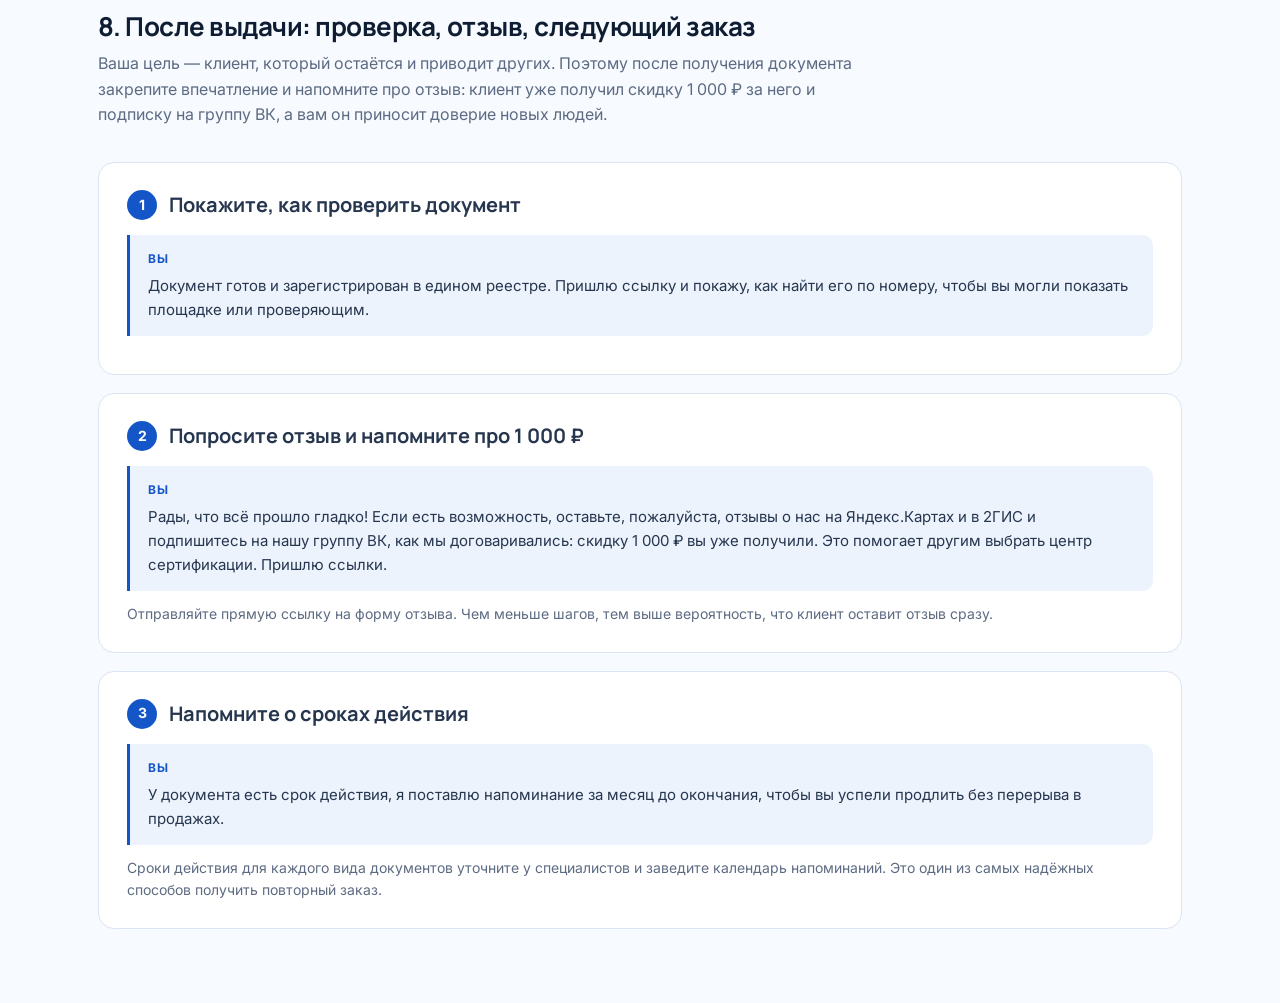
<file: scripts.html>
<!DOCTYPE html>
<html lang="ru">
<head>
<meta charset="UTF-8">
<meta name="viewport" content="width=device-width, initial-scale=1.0">
<title>Скрипты продаж — Первый Сертификат</title>
<meta name="robots" content="noindex">
<link rel="icon" href="img/favicon.svg" type="image/svg+xml">
<link rel="preconnect" href="https://fonts.googleapis.com">
<link rel="preconnect" href="https://fonts.gstatic.com" crossorigin>
<link href="https://fonts.googleapis.com/css2?family=Manrope:wght@500;600;700;800&family=Inter:wght@400;500;600;700&display=swap" rel="stylesheet">
<link rel="stylesheet" href="styles.css">
<link rel="stylesheet" href="materials.css">
</head>
<body>

<div class="doc-bar">
  <div class="doc-bar__inner">
    <a href="index.html" class="doc-bar__back">← <span>Назад на сайт</span></a>
    <div class="doc-actions-wrap doc-bar__actions">
      <a href="materials.html" class="btn btn--outline">Все материалы</a>
    </div>
  </div>
</div>

<div class="container">

  <section class="doc-hero">
    <p class="section-tag">Материал 1 из 3</p>
    <h1>Скрипты продаж: от заявки на отказное письмо до постоянного клиента</h1>
    <p class="doc-hero__lead">Человек, оставивший заявку, уже знает, что ему «нужен какой-то сертификат», но обычно не понимает какой, боится переплатить и сравнивает несколько компаний. Ваша сила: умение быстро объяснить простым языком, назвать честную цену со скидкой и взять на себя всю бумажную работу. Здесь — слова для каждого шага: первый контакт, вопросы про товар, цена и скидки, возражения, допродажа и работа с отзывами.</p>
    <nav class="toc">
      <a href="#first">Первый контакт</a>
      <a href="#qualify">Вопросы про товар</a>
      <a href="#price">Цена и скидки</a>
      <a href="#expensive">«Дорого»</a>
      <a href="#objections">Другие возражения</a>
      <a href="#upsell">Допродажа</a>
      <a href="#close">Оплата и документы</a>
      <a href="#after">После выдачи</a>
    </nav>
  </section>

  <section class="doc-section" id="first">
    <h2>1. Первый контакт после заявки</h2>
    <p class="doc-section__lead">Отвечайте в течение 15 минут, пока человек думает о вопросе. Пишите в мессенджер, который он указал в форме: звонок с незнакомого номера многие пропускают. Цель первого сообщения: показать, что вы прочитали заявку, и выяснить, что именно за товар.</p>
    <div class="card">
      <div class="card__head"><span class="card__step">1</span><p class="card__title">Сообщение в мессенджере</p></div>
      <div class="say"><span class="say__who">Вы</span>Здравствуйте! Меня зовут [имя], центр сертификации «Первый Сертификат». Вы оставили заявку на [документ из формы]. Подскажите, пожалуйста, что именно вы хотите сертифицировать и где планируете продавать: на Wildberries, Ozon, в рознице или поставляете по договорам? Так я сразу скажу, какой документ вам нужен и сколько он будет стоить.</div>
      <p class="card__note">Ссылайтесь на данные из формы (документ, товар, канал продаж): человек видит, что заявку прочитали, и не пишет всё заново. Цену называйте, когда поймёте, что за товар: «от» на сайте может быть не тем документом.</p>
    </div>
    <div class="card">
      <div class="card__head"><span class="card__step">2</span><p class="card__title">Если не отвечает</p></div>
      <div class="say"><span class="say__who">Вы</span>[Имя], это [ваше имя] из «Первого Сертификата». Пишу по вашей заявке. Если сейчас неудобно, подскажите, когда лучше связаться. Могу сразу прислать список документов, которые обычно нужны для оформления, чтобы вы посмотрели в удобное время.</div>
      <p class="card__note">Минимум три касания за три дня: сразу, на следующий день, через три дня. Каждое с новой пользой (список документов, ответ про маркетплейс), а не «вы там как?».</p>
    </div>
  </section>

  <section class="doc-section" id="qualify">
    <h2>2. Вопросы про товар перед расчётом</h2>
    <p class="doc-section__lead">Верная цена и верный документ зависят от товара и схемы. Спрашивайте мягко, по порядку, а не анкетой: человек не обязан знать термины.</p>
    <div class="card">
      <div class="card__head"><span class="card__step">1</span><p class="card__title">Что за товар или услуга</p></div>
      <div class="say"><span class="say__who">Вы</span>Расскажите, пожалуйста, что за товар: название, из чего сделан, для кого. Если есть ссылка на карточку на маркетплейсе или фото упаковки, пришлите, мне будет проще определить, что требуется.</div>
      <p class="card__note">Просите ссылку или фото вместо длинных описаний: это быстрее для человека и точнее для вас. Код ТН ВЭД спрашивайте только если человек сам его знает.</p>
    </div>
    <div class="card">
      <div class="card__head"><span class="card__step">2</span><p class="card__title">Где продаёт</p></div>
      <div class="say"><span class="say__who">Вы</span>Где будете продавать: Wildberries, Ozon, Яндекс Маркет, свой магазин, оптом или участвуете в тендерах? У каждой площадки и у каждого заказчика свои требования к документам.</div>
    </div>
    <div class="card">
      <div class="card__head"><span class="card__step">3</span><p class="card__title">Производит или привозит</p></div>
      <div class="say"><span class="say__who">Вы</span>Вы сами производите или привозите из-за рубежа? И есть ли у вас уже какие-то документы на товар: инвойс, технические описания, старые сертификаты?</div>
      <p class="card__note">Это определяет состав документов и схему. Если документов нет, скажите, что нормально: подскажете, что собрать.</p>
    </div>
    <div class="card">
      <div class="card__head"><span class="card__step">4</span><p class="card__title">Срок</p></div>
      <div class="say"><span class="say__who">Вы</span>К какому сроку нужен документ? Площадка уже просит, или вы только готовитесь к запуску? Скажу, что реально успеть и в какой последовательности.</div>
    </div>
    <div class="tip">
      <strong>Заявка считается качественной, когда понятны товар, канал продаж и срок.</strong> Отмечайте это отдельным статусом: так вы видите реальное число клиентов и цену заказа, а не просто число заявок.
    </div>
  </section>

  <section class="doc-section" id="price">
    <h2>3. Цена и скидки: как назвать без сюрпризов</h2>
    <p class="doc-section__lead">Главные страхи: «потом скажут доплатить» и «документ окажется не тем». Поэтому называйте цену только после уточнения товара, объясняйте, что в неё входит, и сразу говорите про скидки: они снимают сомнения и ускоряют решение.</p>
    <div class="grid-2">
      <div class="card">
        <span class="tag">Человек спрашивает цену</span>
        <div class="say"><span class="say__who">Вы</span>Для вашего товара подойдёт [документ]. Он стоит [цена по прайсу], а с нашими скидками получается от [минимальная цена]: 10% новому клиенту (приветственный бонус) и ещё 10% при заказе трёх и более документов. Плюс 1 000 ₽ скидки, если согласитесь оставить отзывы на Яндекс.Картах и в 2ГИС и подписаться на нашу группу ВК: мы вычтем её сразу. Срок [срок], цену фиксируем до оплаты.</div>
      </div>
      <div class="card">
        <span class="tag">Человек просит «подешевле»</span>
        <div class="say"><span class="say__who">Вы</span>Давайте посмотрим, какие скидки вам доступны: новому клиенту положено 10% (приветственный бонус), и ещё 10% при заказе трёх и более документов, вместе до 20%. А ещё 1 000 ₽ скидки за отзывы на Яндекс.Картах, в 2ГИС и подписку на группу ВК. Подберу вариант с минимальной ценой, но сначала убедимся, что документ подходит вашему товару: дешёвый документ, который не принимает площадка, обойдётся дороже.</div>
      </div>
    </div>
    <div class="card" style="margin-top:18px">
      <span class="tag">Прайс для быстрого ответа (минимальная цена / по прайсу)</span>
      <ul class="ul">
        <li>Отказное письмо — от 2 400 ₽ / 3 900 ₽</li>
        <li>Декларация соответствия ТР ТС, форма 1д — от 5 700 ₽ / 7 900 ₽</li>
        <li>Декларация соответствия ТР ТС, форма 3д — от 19 500 ₽ / 25 400 ₽</li>
        <li>Сертификат соответствия ТР ТС — от 96 000 ₽ (цена зависит от продукции)</li>
        <li>Разработка технических условий (ТУ) — от 9 900 ₽ / 13 500 ₽</li>
        <li>Сертификат СМК ISO 9000 и другие — от 7 200 ₽ / 9 900 ₽</li>
        <li>Добровольный сертификат — от 9 300 ₽ / 12 600 ₽</li>
        <li>Добровольный сертификат пожарной безопасности — от 21 000 ₽ / 27 000 ₽</li>
      </ul>
      <p class="card__note">Цены и условия скидок взяты у вас: 10% новому клиенту, 10% при заказе трёх и более документов, 1 000 ₽ за отзывы на Яндекс.Картах, в 2ГИС и подписку на группу ВК (вычитается сразу при согласии клиента). Сроки: отказное, декларация 1д, ISO и добровольный сертификат — 1 рабочий день; ТУ — 3–5 рабочих дней; декларация 3д — 2–3 недели; сертификат ТР ТС — 5–7 недель.</p>
    </div>
    <div class="card">
      <span class="tag">Как объяснить разницу между 1д и 3д</span>
      <div class="say"><span class="say__who">Вы</span>Форма 1д строится на ваших собственных доказательствах, это быстрее и дешевле. Форма 3д включает ещё протоколы испытаний в аккредитованной лаборатории, она дороже, но для части товаров допустима только она. Какая нужна вам, зависит от техрегламента на ваш товар, я это проверю.</div>
      <p class="card__note">Не обещайте, что подойдёт дешёвая схема, пока не посмотрели на товар. Лучше сказать «проверю» и вернуться с точным ответом.</p>
    </div>
  </section>

  <section class="doc-section" id="expensive">
    <h2>4. Возражение «дорого» и «у других дешевле»</h2>
    <p class="doc-section__lead">В сертификации цену часто сравнивают без учёта состава и ответственности. Ваша задача: не сбрасывать цену, а показать, за что человек платит и чем рискует, выбирая «дёшево».</p>

    <div class="card">
      <p class="card__title">«У других дешевле»</p>
      <div class="say say--client"><span class="say__who">Клиент</span>В другой компании декларацию делают за 3 000 рублей.</div>
      <div class="say"><span class="say__who">Вы</span>Понимаю, цена важна. Давайте сравним по составу: что именно входит в стоимость, регистрируется ли документ в едином реестре, кто объясняет и помогает собрать бумаги, как быстро и есть ли доплаты после оплаты. У нас цена фиксируется до оплаты, документ регистрируется в реестре, а менеджер на связи в Telegram и MAX на всех шагах.</div>
      <p class="card__note">Не критикуйте конкурентов. Предложите сравнить на равных: что входит в цену. Недобросовестные предложения чаще всего отличаются доплатами и качеством документа.</p>
    </div>
    <div class="card">
      <p class="card__title">«Слишком дорого для моего товара»</p>
      <div class="say say--client"><span class="say__who">Клиент</span>Для моего небольшого товара это слишком дорого.</div>
      <div class="say"><span class="say__who">Вы</span>Давайте посмотрим, что подходит именно вам. Возможно, вашему товару достаточно более простого документа, например отказного письма от 2 400 ₽ или декларации по схеме 1д от 5 700 ₽. Сначала определим, что требуется, чтобы вы не переплачивали.</div>
      <p class="card__note">Предложите не скидку, а более простой вариант, если он подходит по закону и требованиям площадки. Не уводите клиента на документ, который не примут.</p>
    </div>
    <div class="card">
      <p class="card__title">«А можно ещё скинуть?»</p>
      <div class="say say--client"><span class="say__who">Клиент</span>А можно ещё что-нибудь скинуть?</div>
      <div class="say"><span class="say__who">Вы</span>Скидки у нас суммируются до 20% (10% новому клиенту и 10% при заказе от трёх документов), это уже учтено. Плюс 1 000 ₽ вычтем сразу, если согласитесь оставить отзывы на Яндекс.Картах и в 2ГИС и подписаться на нашу группу ВК. Если хотите оформить несколько документов сразу, давайте посчитаю общую цену, возможно, получится выгоднее.</div>
    </div>
    <div class="tip">
      <strong>Правило трёх шагов на «дорого»:</strong> согласитесь («понимаю»), переведите на сравнение по составу и рискам («давайте сравним») и предложите действие («посчитаю под вашу задачу»). Новую скидку первой не называйте.
    </div>
  </section>

  <section class="doc-section" id="objections">
    <h2>5. Другие возражения</h2>
    <p class="doc-section__lead">Сомнения, которые вы будете слышать чаще всего. Отвечайте спокойно, фактами и без давления.</p>
    <div class="card">
      <p class="card__title">«А можно вообще без сертификата?»</p>
      <div class="say say--client"><span class="say__who">Клиент</span>Мне кажется, мой товар в этом не нуждается.</div>
      <div class="say"><span class="say__who">Вы</span>Возможно, и так. Не каждый товар подлежит обязательному подтверждению. Но если подлежит, продажа без документа грозит штрафами, конфискацией и приостановкой деятельности. Давайте проверим по вашему товару. Если обязательной сертификации нет, оформим отказное письмо, и ни площадка, ни проверяющие не будут задавать вопросов.</div>
      <p class="card__note">Не пугайте без повода, но и не обещайте, что «можно». Правильный ответ: «проверим». Из проверки появляется продажа отказного письма или декларации.</p>
    </div>
    <div class="card">
      <p class="card__title">«Маркетплейс пока не просит»</p>
      <div class="say say--client"><span class="say__who">Клиент</span>Wildberries сейчас не требует документы.</div>
      <div class="say"><span class="say__who">Вы</span>Требования площадок меняются, и для ряда категорий документы просят всегда. Плюс карточка с документом вызывает больше доверия и защищает от блокировок и претензий. Лучше оформить заранее, чем потом искать срочно и дороже.</div>
    </div>
    <div class="card">
      <p class="card__title">«Как понять, что документ настоящий?»</p>
      <div class="say say--client"><span class="say__who">Клиент</span>Как проверить, что вы не оформите «липу»?</div>
      <div class="say"><span class="say__who">Вы</span>Справедливый вопрос. Все документы регистрируются в едином реестре, и их можно проверить самостоятельно по номеру. Мы покажем, как это сделать, и пришлём ссылку на проверку сразу после оформления. Отзывы клиентов можно посмотреть на Яндекс.Картах и в 2ГИС.</div>
      <p class="card__note">Подготовьте для менеджеров короткую инструкцию, как проверить документ в реестре, и отправляйте её каждому клиенту при выдаче.</p>
    </div>
    <div class="card">
      <p class="card__title">«Не хочу платить заранее»</p>
      <div class="say say--client"><span class="say__who">Клиент</span>А если вы возьмёте деньги и пропадёте?</div>
      <div class="say"><span class="say__who">Вы</span>Понимаю опасение. Мы работаем по договору, цена и срок фиксируются до оплаты, а отзывы клиентов открыты на Яндекс.Картах и в 2ГИС. Офис находится в Зеленограде, адрес на сайте. Если нужно, подробно расскажу, как проходит каждый этап.</div>
      <p class="card__note">Условия предоплаты и договора уточните у руководителя и называйте только подтверждённые.</p>
    </div>
    <div class="card">
      <p class="card__title">«Я подумаю»</p>
      <div class="say say--client"><span class="say__who">Клиент</span>Спасибо, мне нужно подумать.</div>
      <div class="say"><span class="say__who">Вы</span>Конечно, это нормально. Чтобы было о чём думать конкретно, оставлю в переписке документ, цену со скидкой и срок. Когда мне удобно вернуться к разговору: завтра или через пару дней?</div>
      <p class="card__note">Зафиксируйте дату следующего касания. «Подумаю» без даты — потерянная заявка.</p>
    </div>
  </section>

  <section class="doc-section" id="upsell">
    <h2>6. Как продать следующий документ</h2>
    <p class="doc-section__lead">Клиент, у которого один товар, часто приходит снова с другими. Ваш главный рост — повторные заказы и рекомендации. Предлагайте следующий шаг сразу после первого результата.</p>
    <div class="card">
      <div class="card__head"><span class="card__step">1</span><p class="card__title">Другие товары из ассортимента</p></div>
      <div class="say"><span class="say__who">Вы</span>В вашей карточке вижу, что в ассортименте есть ещё [товары]. Для них документы, скорее всего, тоже понадобятся. Если оформить сразу несколько, можно сэкономить время и уложиться в общий срок. Посчитать вместе?</div>
      <p class="card__note">Не придумывайте скидку «за объём» без согласования. Если она есть, называйте точные условия.</p>
    </div>
    <div class="card">
      <div class="card__head"><span class="card__step">2</span><p class="card__title">ISO, добровольный сертификат, пожарный</p></div>
      <div class="say"><span class="say__who">Вы</span>Если вы работаете с крупными заказчиками или участвуете в тендерах, помогает сертификат ISO 9001: от 7 200 ₽. А для строительных материалов важен добровольный сертификат пожарной безопасности. Рассказать, когда это нужно и что даёт?</div>
    </div>
    <div class="card">
      <div class="card__head"><span class="card__step">3</span><p class="card__title">Попросить рекомендацию</p></div>
      <div class="say"><span class="say__who">Вы</span>Если знаете коллег, которые тоже продают товары и ищут, кто оформит документы, подскажите им нас. Хорошая рекомендация для нас лучшая реклама.</div>
      <p class="card__note">Условия партнёрской программы (она есть на вашем сайте) уточняйте у руководителя и называйте только подтверждённые.</p>
    </div>
  </section>

  <section class="doc-section" id="close">
    <h2>7. Оплата, документы и напоминания</h2>
    <p class="doc-section__lead">Между «хочу» и оплатой проходит несколько дней, а между оплатой и готовым документом клиент волнуется. Каждый шаг заканчивайте договорённостью о следующем действии с датой.</p>
    <div class="card">
      <div class="card__head"><span class="card__step">1</span><p class="card__title">Подтвердите условия</p></div>
      <div class="say"><span class="say__who">Вы</span>Фиксируем: документ [название] на [товар], срок [срок], стоимость [сумма] с учётом скидок. После оплаты пришлю список того, что нужно от вас, и покажу, где подписывать.</div>
    </div>
    <div class="card">
      <div class="card__head"><span class="card__step">2</span><p class="card__title">Объясните документы, если что-то не получается</p></div>
      <div class="say"><span class="say__who">Вы</span>Ничего страшного, если непонятно. Давайте по шагам: я пришлю инструкцию и буду на связи. Если не получится подписать с первого раза, повторим столько, сколько нужно.</div>
      <p class="card__note">Клиенты в отзывах хвалят именно терпеливые объяснения. Это ваше преимущество, закрепляйте его в разговоре.</p>
    </div>
    <div class="card">
      <div class="card__head"><span class="card__step">3</span><p class="card__title">Если человек затих после цены</p></div>
      <div class="say"><span class="say__who">Вы</span>[Имя], добрый день! Цена и условия у вас. Если остались вопросы, например про срок или про то, подойдёт ли документ площадке, отвечу. Как вам удобнее?</div>
      <p class="card__note">Не пишите «вы определились?». Каждое касание — новая польза: ответ на вопрос, пример, отзыв.</p>
    </div>
  </section>

  <section class="doc-section" id="after">
    <h2>8. После выдачи: проверка, отзыв, следующий заказ</h2>
    <p class="doc-section__lead">Ваша цель — клиент, который остаётся и приводит других. Поэтому после получения документа закрепите впечатление и напомните про отзыв: клиент уже получил скидку 1 000 ₽ за него и подписку на группу ВК, а вам он приносит доверие новых людей.</p>
    <div class="card">
      <div class="card__head"><span class="card__step">1</span><p class="card__title">Покажите, как проверить документ</p></div>
      <div class="say"><span class="say__who">Вы</span>Документ готов и зарегистрирован в едином реестре. Пришлю ссылку и покажу, как найти его по номеру, чтобы вы могли показать площадке или проверяющим.</div>
    </div>
    <div class="card">
      <div class="card__head"><span class="card__step">2</span><p class="card__title">Попросите отзыв и напомните про 1 000 ₽</p></div>
      <div class="say"><span class="say__who">Вы</span>Рады, что всё прошло гладко! Если есть возможность, оставьте, пожалуйста, отзывы о нас на Яндекс.Картах и в 2ГИС и подпишитесь на нашу группу ВК, как мы договаривались: скидку 1 000 ₽ вы уже получили. Это помогает другим выбрать центр сертификации. Пришлю ссылки.</div>
      <p class="card__note">Отправляйте прямую ссылку на форму отзыва. Чем меньше шагов, тем выше вероятность, что клиент оставит отзыв сразу.</p>
    </div>
    <div class="card">
      <div class="card__head"><span class="card__step">3</span><p class="card__title">Напомните о сроках действия</p></div>
      <div class="say"><span class="say__who">Вы</span>У документа есть срок действия, я поставлю напоминание за месяц до окончания, чтобы вы успели продлить без перерыва в продажах.</div>
      <p class="card__note">Сроки действия для каждого вида документов уточните у специалистов и заведите календарь напоминаний. Это один из самых надёжных способов получить повторный заказ.</p>
    </div>
  </section>

</div>

<script src="script.js"></script>
</body>
</html>
</file>
<file: styles.css>
:root {
  --clr-bg: #f7faff;
  --clr-bg-alt: #edf3fc;
  --clr-surface: #ffffff;
  --clr-ink: #0f1d33;
  --clr-text: #26364f;
  --clr-text-soft: #5d6b82;
  --clr-line: #dbe4f1;
  --clr-accent: #1456c8;
  --clr-accent-dark: #0c3d8f;
  --clr-accent-soft: #e3edfc;
  --clr-warm: #f0a020;
  --clr-warm-dark: #8a5600;
  --clr-sand: #e9f0fb;
  --clr-sand-2: #f3f7fd;
  --radius: 16px;
  --shadow: 0 18px 44px rgba(20, 30, 25, 0.09);
  --ff-head: 'Manrope', 'Inter', sans-serif;
  --ff-body: 'Inter', sans-serif;
}

* { box-sizing: border-box; margin: 0; padding: 0; }
html { scroll-behavior: smooth; }
body {
  font-family: var(--ff-body);
  background: var(--clr-bg);
  color: var(--clr-text);
  line-height: 1.6;
  -webkit-font-smoothing: antialiased;
}
img { max-width: 100%; display: block; }
a { color: inherit; text-decoration: none; }
ul { list-style: none; }
h1, h2, h3, h4 { font-family: var(--ff-head); font-weight: 700; color: var(--clr-ink); line-height: 1.1; letter-spacing: -0.02em; }
.container { max-width: 1180px; margin: 0 auto; padding: 0 24px; }
section { padding: 92px 0; }
.section-tag {
  display: inline-block;
  font-size: 12px;
  font-weight: 700;
  letter-spacing: 0.16em;
  text-transform: uppercase;
  color: var(--clr-accent-dark);
  margin-bottom: 16px;
}
.section-tag::before { content: ''; display: inline-block; width: 28px; height: 2px; background: var(--clr-accent); vertical-align: middle; margin-right: 12px; }
.section-title { font-size: 34px; max-width: 800px; margin-bottom: 16px; }
.section-lead { font-size: 17px; color: var(--clr-text-soft); max-width: 720px; margin-bottom: 48px; }

/* Buttons */
.btn {
  display: inline-flex;
  align-items: center;
  justify-content: center;
  gap: 8px;
  font-family: var(--ff-body);
  font-weight: 600;
  font-size: 15px;
  padding: 15px 28px;
  border-radius: 999px;
  border: 1px solid transparent;
  cursor: pointer;
  transition: all 0.2s ease;
  white-space: nowrap;
}
.btn--primary { background: var(--clr-accent); color: #fff; }
.btn--primary:hover { background: var(--clr-accent-dark); }
.btn--dark { background: var(--clr-ink); color: #fff; }
.btn--dark:hover { background: var(--clr-accent-dark); }
.btn--outline { background: transparent; border-color: var(--clr-ink); color: var(--clr-ink); }
.btn--outline:hover { background: var(--clr-ink); color: #fff; }
.btn--block { width: 100%; }

/* Header */
.header {
  position: sticky;
  top: 0;
  z-index: 100;
  background: rgba(247, 250, 255, 0.92);
  backdrop-filter: blur(12px);
  border-bottom: 1px solid transparent;
  transition: border-color 0.2s ease, box-shadow 0.2s ease;
}
.header.scrolled { border-bottom-color: var(--clr-line); box-shadow: 0 6px 24px rgba(20, 30, 25, 0.05); }
.header__inner { display: flex; align-items: center; justify-content: space-between; gap: 24px; min-width: 0; padding: 12px 24px; max-width: 1180px; margin: 0 auto; }
.logo { display: flex; align-items: center; flex-shrink: 0; }
.logo { gap: 10px; }
.logo svg { height: 40px; width: 40px; flex: none; }
.logo__t { font-family: var(--ff-head); font-weight: 800; font-size: 17px; letter-spacing: -0.02em; color: var(--clr-ink); line-height: 1.05; }
.logo__t em { font-style: normal; color: var(--clr-accent); }
.logo__t small { display: block; font-family: var(--ff-body); font-size: 10px; font-weight: 600; letter-spacing: 0.14em; text-transform: uppercase; color: var(--clr-text-soft); margin-top: 3px; }
.nav { display: flex; align-items: center; gap: 28px; }
.nav a { white-space: nowrap; font-size: 14px; font-weight: 500; color: var(--clr-text); transition: color 0.2s ease; }
.nav a:hover { color: var(--clr-accent); }
.header__right { display: flex; align-items: center; gap: 18px; flex-shrink: 0; }
.header__phone { font-weight: 600; font-size: 15px; white-space: nowrap; }
.burger { display: none; width: 42px; height: 42px; border: 1px solid var(--clr-line); background: var(--clr-surface); border-radius: 12px; cursor: pointer; position: relative; flex: none; }
.burger span, .burger::before, .burger::after { content: ''; position: absolute; left: 11px; right: 11px; height: 2px; background: var(--clr-ink); border-radius: 2px; transition: all 0.2s ease; }
.burger::before { top: 14px; }
.burger span { top: 20px; }
.burger::after { top: 26px; }
.burger.is-open::before { top: 20px; transform: rotate(45deg); }
.burger.is-open span { opacity: 0; }
.burger.is-open::after { top: 20px; transform: rotate(-45deg); }

/* Hero */
.hero { padding: 56px 0 80px; position: relative; overflow: hidden; }
.hero__grid { display: grid; grid-template-columns: 1.05fr 0.95fr; gap: 56px; align-items: center; position: relative; }
.hero h1 { font-size: 46px; margin-bottom: 24px; font-weight: 800; }
.hero h1 em { font-style: normal; color: var(--clr-accent); }
.hero__lead { font-size: 18px; color: var(--clr-text-soft); max-width: 560px; margin-bottom: 34px; }
.hero__cta { display: flex; flex-wrap: wrap; gap: 14px; margin-bottom: 36px; }
.hero__chips { display: flex; flex-wrap: wrap; gap: 10px; }
.chip { font-size: 13px; font-weight: 600; padding: 8px 16px; border-radius: 999px; border: 1px solid var(--clr-line); background: var(--clr-surface); color: var(--clr-text); }
.hero__visual { position: relative; }
.hero__photo { border-radius: 24px; overflow: hidden; box-shadow: var(--shadow); aspect-ratio: 4 / 4.4; background: var(--clr-bg-alt); }
.hero__photo img { width: 100%; height: 100%; object-fit: cover; }
.hero__card {
  position: absolute;
  left: -36px; bottom: 28px;
  width: 300px;
  background: var(--clr-surface);
  border: 1px solid var(--clr-line);
  border-radius: 18px;
  padding: 22px 22px 20px;
  box-shadow: var(--shadow);
}
.hero__card .hero__card-tag { font-size: 11px; font-weight: 700; letter-spacing: 0.14em; text-transform: uppercase; color: var(--clr-accent-dark); margin-bottom: 8px; }
.hero__card h3 { font-size: 19px; margin-bottom: 8px; line-height: 1.15; }
.hero__card p { font-size: 13.5px; color: var(--clr-text-soft); margin-bottom: 14px; }
.hero__card .btn { padding: 11px 20px; font-size: 14px; }

/* Stats */
.stats { padding: 0; }
.stats__row { display: grid; grid-template-columns: repeat(4, 1fr); border: 1px solid var(--clr-line); border-radius: var(--radius); background: var(--clr-surface); overflow: hidden; }
.stat { padding: 28px 26px; border-left: 1px solid var(--clr-line); }
.stat:first-child { border-left: none; }
.stat b { display: block; font-family: var(--ff-head); font-size: 36px; font-weight: 800; color: var(--clr-accent); line-height: 1; margin-bottom: 8px; }
.stat span { font-size: 14px; color: var(--clr-text-soft); }

/* Pain / solution */
.alt { background: var(--clr-bg-alt); }
.versus { display: grid; grid-template-columns: 1fr 1fr; gap: 22px; }
.versus__col { background: var(--clr-surface); border: 1px solid var(--clr-line); border-radius: 20px; padding: 34px 32px; }
.versus__col--good { border-color: var(--clr-ink); }
.versus__col .versus__label { font-size: 12px; font-weight: 700; letter-spacing: 0.14em; text-transform: uppercase; color: var(--clr-text-soft); margin-bottom: 8px; }
.versus__col--good .versus__label { color: var(--clr-accent-dark); }
.versus__col h3 { font-size: 25px; margin-bottom: 20px; }
.versus__col li { position: relative; padding: 12px 0 12px 30px; border-top: 1px solid var(--clr-line); font-size: 15px; }
.versus__col li:first-child { border-top: none; }
.versus__col li::before { content: '×'; position: absolute; left: 2px; top: 10px; font-size: 22px; line-height: 1.3; color: #b0b0b6; }
.versus__col--good li::before { content: '✓'; font-size: 16px; top: 13px; color: var(--clr-accent); font-weight: 700; }

/* Services */
.srv-grid { display: grid; grid-template-columns: repeat(4, 1fr); gap: 18px; }
.srv { background: var(--clr-surface); border: 1px solid var(--clr-line); border-radius: var(--radius); overflow: hidden; display: flex; flex-direction: column; transition: transform 0.2s ease, box-shadow 0.2s ease, border-color 0.2s ease; }
.srv:hover { transform: translateY(-4px); box-shadow: var(--shadow); border-color: var(--clr-ink); }
.srv__img { aspect-ratio: 16 / 10; overflow: hidden; background: var(--clr-bg-alt); }
.srv__img img { width: 100%; height: 100%; object-fit: cover; }
.srv__body { padding: 22px 20px 26px; display: flex; flex-direction: column; flex: 1; }
.srv .srv__price { flex: none; font-size: 12px; font-weight: 700; letter-spacing: 0.1em; text-transform: uppercase; color: var(--clr-accent-dark); margin-bottom: 8px; }
.srv h3 { font-size: 21px; margin-bottom: 10px; }
.srv p { font-size: 14px; color: var(--clr-text-soft); flex: 1; }
.srv ul { margin-top: 14px; }
.srv li { font-size: 14px; padding: 4px 0 4px 22px; position: relative; }
.srv li::before { content: ''; position: absolute; left: 0; top: 13px; width: 10px; height: 2px; background: var(--clr-accent); }

/* Pricing */
.price-block { margin-bottom: 44px; }
.price-block h3 { font-size: 30px; margin-bottom: 6px; }
.price-block > p { color: var(--clr-text-soft); font-size: 15px; margin-bottom: 20px; }
.tariffs { display: grid; grid-template-columns: repeat(3, 1fr); gap: 18px; }
.tariff { background: var(--clr-surface); border: 1px solid var(--clr-line); border-radius: var(--radius); padding: 28px 26px; display: flex; flex-direction: column; position: relative; }
.tariff--hit { border-color: var(--clr-ink); box-shadow: var(--shadow); }
.tariff__badge { position: absolute; top: -12px; left: 24px; background: var(--clr-accent); color: #fff; font-size: 11px; font-weight: 700; letter-spacing: 0.1em; text-transform: uppercase; padding: 5px 12px; border-radius: 999px; }
.tariff .tariff__name { font-family: var(--ff-head); font-size: 26px; font-weight: 500; color: var(--clr-ink); margin-bottom: 6px; }
.tariff .tariff__price { font-family: var(--ff-head); font-size: 38px; font-weight: 500; color: var(--clr-accent); line-height: 1; margin-bottom: 4px; }
.tariff .tariff__price small { font-size: 16px; color: var(--clr-text-soft); font-weight: 400; }
.tariff .tariff__unit { font-size: 13px; color: var(--clr-text-soft); margin-bottom: 16px; }
.tariff p { font-size: 14.5px; color: var(--clr-text-soft); }
.tariff .tariff__name { font-size: 26px; color: var(--clr-ink); }
.price-note { font-size: 13.5px; color: var(--clr-text-soft); background: var(--clr-surface); border: 1px dashed var(--clr-line); border-radius: 12px; padding: 14px 18px; margin-top: 18px; }
.price-note b { color: var(--clr-ink); }
.furniture-row { display: flex; align-items: center; justify-content: space-between; gap: 24px; background: var(--clr-ink); color: #fff; border-radius: 20px; padding: 32px 36px; }
.furniture-row h3 { color: #fff; font-size: 24px; margin-bottom: 6px; }
.furniture-row p { color: #c9d6ea; font-size: 15px; max-width: 640px; }

/* Offers */
.offer-grid { display: grid; grid-template-columns: repeat(3, 1fr); gap: 20px; }
.offer-card { background: var(--clr-surface); border: 1px solid var(--clr-line); border-radius: var(--radius); padding: 30px 28px; }
.offer-card__num { font-family: var(--ff-head); font-size: 38px; color: var(--clr-accent); line-height: 1; margin-bottom: 14px; font-weight: 800; }
.offer-card h3 { font-size: 20px; margin-bottom: 10px; }
.offer-card p { font-size: 15px; color: var(--clr-text-soft); }
.offer-card--gift { background: var(--clr-accent-soft); border-color: transparent; }

/* Steps */
.steps { display: grid; grid-template-columns: repeat(3, 1fr); gap: 20px; }
.step { background: var(--clr-surface); border: 1px solid var(--clr-line); border-radius: var(--radius); padding: 28px 26px; }
.step__n { display: inline-flex; width: 42px; height: 42px; align-items: center; justify-content: center; border-radius: 50%; background: var(--clr-ink); color: #fff; font-weight: 700; font-size: 15px; margin-bottom: 18px; }
.step h3 { font-size: 20px; margin-bottom: 10px; }
.step p { font-size: 14.5px; color: var(--clr-text-soft); }
.terms { margin-top: 22px; font-size: 14.5px; color: var(--clr-text-soft); background: var(--clr-surface); border-left: 3px solid var(--clr-accent); border-radius: 0 12px 12px 0; padding: 16px 20px; }

/* Portfolio */
.gallery { display: grid; grid-template-columns: repeat(12, 1fr); grid-auto-rows: 200px; gap: 14px; }
.gallery figure { border-radius: 16px; overflow: hidden; background: var(--clr-bg-alt); }
.gallery img { width: 100%; height: 100%; object-fit: cover; transition: transform 0.5s ease; }
.gallery figure:hover img { transform: scale(1.04); }
.g1 { grid-column: span 7; grid-row: span 2; }
.g2 { grid-column: span 5; }
.g3 { grid-column: span 5; }
.g4 { grid-column: span 4; grid-row: span 2; }
.g5 { grid-column: span 8; }
.g6 { grid-column: span 4; }
.g7 { grid-column: span 4; }

/* Partners */
.partners { display: grid; grid-template-columns: 1fr 1fr; gap: 40px; align-items: center; background: var(--clr-ink); border-radius: 24px; padding: 48px 48px; color: #fff; }
.partners .section-tag { color: #b9cff0; }
.partners .section-tag::before { background: #b9cff0; }
.partners h2 { color: #fff; font-size: 32px; margin-bottom: 14px; }
.partners p { color: #c9d6ea; font-size: 15.5px; }
.partners__list { display: grid; gap: 10px; }
.partners__list div { border: 1px solid #3d4d66; border-radius: 12px; padding: 14px 18px; font-weight: 500; }
.partners .btn { margin-top: 22px; }

/* FAQ */
.faq { max-width: 860px; }
.faq__item { border-bottom: 1px solid var(--clr-line); }
.faq__item summary { list-style: none; cursor: pointer; padding: 24px 0; font-family: var(--ff-head); font-size: 19px; font-weight: 700; color: var(--clr-ink); display: flex; justify-content: space-between; gap: 20px; align-items: center; }
.faq__item summary::-webkit-details-marker { display: none; }
.faq__item summary::after { content: '+'; font-family: var(--ff-body); font-size: 26px; color: var(--clr-accent); flex: none; transition: transform 0.2s ease; }
.faq__item[open] summary::after { transform: rotate(45deg); }
.faq__item p { padding: 0 0 24px; color: var(--clr-text-soft); max-width: 720px; }

/* Contact */
.contact__grid { display: grid; grid-template-columns: 1fr 1fr; gap: 40px; align-items: start; }
.form { background: var(--clr-surface); border: 1px solid var(--clr-line); border-radius: 24px; padding: 38px 34px; box-shadow: var(--shadow); }
.form h3 { font-size: 28px; margin-bottom: 8px; }
.form__sub { color: var(--clr-text-soft); font-size: 15px; margin-bottom: 24px; }
.field { margin-bottom: 14px; }
.field label { display: block; font-size: 13px; font-weight: 600; margin-bottom: 6px; color: var(--clr-text); }
.field input, .field select, .field textarea {
  width: 100%;
  font-family: var(--ff-body);
  font-size: 15px;
  padding: 14px 16px;
  border: 1px solid var(--clr-line);
  border-radius: 12px;
  background: var(--clr-bg);
  color: var(--clr-ink);
  transition: border-color 0.2s ease;
}
.field input:focus, .field select:focus, .field textarea:focus { outline: none; border-color: var(--clr-accent); background: #fff; }
.field-row { display: grid; grid-template-columns: 1fr 1fr; gap: 14px; }
.form__agree { font-size: 12px; color: var(--clr-text-soft); margin-top: 14px; }
.form__agree a { color: var(--clr-accent-dark); text-decoration: underline; }
.contacts { display: grid; gap: 14px; }
.contact-card { display: flex; gap: 16px; align-items: flex-start; background: var(--clr-surface); border: 1px solid var(--clr-line); border-radius: 16px; padding: 20px 22px; }
.contact-card__icon { width: 44px; height: 44px; border-radius: 12px; background: var(--clr-accent-soft); color: var(--clr-accent-dark); display: flex; align-items: center; justify-content: center; flex: none; }
.contact-card__icon svg { width: 22px; height: 22px; }
.contact-card small { display: block; font-size: 12px; font-weight: 700; letter-spacing: 0.1em; text-transform: uppercase; color: var(--clr-text-soft); margin-bottom: 3px; }
.contact-card b { font-weight: 600; font-size: 16px; color: var(--clr-ink); }
.contact-card a:hover { color: var(--clr-accent); }
.map { border-radius: 16px; overflow: hidden; border: 1px solid var(--clr-line); }
.map iframe { display: block; width: 100%; height: 260px; border: 0; }

/* Footer */
.footer { padding: 44px 0; border-top: 1px solid var(--clr-line); font-size: 14px; color: var(--clr-text-soft); }
.footer__inner { display: flex; justify-content: space-between; align-items: center; gap: 20px; flex-wrap: wrap; }
.footer__links { display: flex; gap: 22px; flex-wrap: wrap; }
.footer a:hover { color: var(--clr-accent); }

/* FAB */
.fab { position: fixed; right: 20px; bottom: 20px; z-index: 90; display: flex; align-items: center; gap: 10px; padding: 14px 22px; background: var(--clr-accent); color: #fff; border-radius: 999px; font-weight: 600; font-size: 14px; box-shadow: 0 12px 30px rgba(20, 86, 200, 0.32); transition: background 0.2s ease; }
.fab:hover { background: var(--clr-accent-dark); }
.fab svg { width: 20px; height: 20px; }

/* Reveal */
.reveal { opacity: 0; transform: translateY(20px); transition: opacity 0.6s ease, transform 0.6s ease; }
.reveal.is-visible { opacity: 1; transform: none; }

/* Responsive */
@media (max-width: 1500px) {
  .header__phone { display: none; }
}
@media (max-width: 1180px) {
  .nav { gap: 18px; }
  .nav a { font-size: 13px; }
  .hero h1 { font-size: 40px; }
  .hero__card { left: -16px; }
}
@media (max-width: 1100px) {
  .burger { display: block; }
  .nav {
    position: absolute;
    top: 100%; left: 0; right: 0;
    flex-direction: column;
    align-items: flex-start;
    gap: 0;
    background: var(--clr-bg);
    border-bottom: 1px solid var(--clr-line);
    padding: 8px 24px 20px;
    display: none;
  }
  .nav.is-open { display: flex; }
  .nav a { padding: 14px 0; width: 100%; font-size: 16px; border-bottom: 1px solid var(--clr-line); }
  .header__phone { display: none; }
  .header__inner { position: relative; }
  .srv-grid, .offer-grid, .steps { grid-template-columns: repeat(2, 1fr); }
}
@media (max-width: 900px) {
  section { padding: 68px 0; }
  .section-title { font-size: 28px; }
  .hero { padding: 36px 0 60px; }
  .hero__grid, .contact__grid, .versus, .partners { grid-template-columns: 1fr; gap: 36px; }
  .hero h1 { font-size: 34px; }
  .hero__card { left: 16px; right: 16px; width: auto; bottom: 16px; }
  .stats__row { grid-template-columns: repeat(2, 1fr); }
  .stat:nth-child(3) { border-left: none; }
  .stat:nth-child(n+3) { border-top: 1px solid var(--clr-line); }
  .tariffs { grid-template-columns: 1fr; }
  .furniture-row { flex-direction: column; align-items: flex-start; }
  .gallery { grid-auto-rows: 150px; }
  .partners { padding: 34px 26px; }
}
@media (max-width: 560px) {
  .container, .header__inner { padding-left: 16px; padding-right: 16px; }
  .header .btn { display: none; }
  .hero h1 { font-size: 28px; }
  .section-title { font-size: 25px; }
  .srv-grid, .offer-grid, .steps { grid-template-columns: 1fr; }
  .field-row { grid-template-columns: 1fr; }
  .form { padding: 28px 20px; }
  .stat b { font-size: 34px; }
  .stat { padding: 22px 18px; }
  .versus__col { padding: 26px 22px; }
  .fab span { display: none; }
  .fab { padding: 15px; }
  .faq__item summary { font-size: 22px; }
  .hero__photo { aspect-ratio: 4 / 5; }
  .gallery { grid-template-columns: repeat(2, 1fr); grid-auto-rows: 140px; }
  .g1 { grid-column: span 2; grid-row: span 2; }
  .g2, .g3, .g6, .g7 { grid-column: span 1; grid-row: span 1; }
  .g5 { grid-column: span 2; grid-row: span 1; }
  .g4 { grid-column: span 1; grid-row: span 2; }
  .logo__t { font-size: 15px; }
  .logo svg { height: 34px; width: 34px; }
}

/* Правки 2: переносы, видео, подарки */
h1, h2, h3, .faq__item summary, .tariff__name { text-wrap: balance; }
.section-lead, .hero__lead, .price-block > p, .offer-card p, .faq__item p { text-wrap: pretty; }
.section-title { max-width: 900px; }
.section-lead b { color: var(--clr-ink); font-weight: 600; }
.offer-card h3 { font-size: 20px; }
.offer-card__for { margin-top: 12px; font-size: 13.5px; font-weight: 600; color: var(--clr-accent-dark); }
.offer-card__list li { position: relative; padding: 5px 0 5px 22px; font-size: 14.5px; color: var(--clr-text); }
.offer-card__list li::before { content: ''; position: absolute; left: 0; top: 15px; width: 10px; height: 2px; background: var(--clr-accent); }
.faq__item p + p { padding-top: 0; margin-top: -12px; }
.partners p + p { color: #fff; }

.videos { display: grid; grid-template-columns: repeat(3, 1fr); gap: 16px; margin-bottom: 18px; }
.video { background: var(--clr-surface); border: 1px solid var(--clr-line); border-radius: 16px; overflow: hidden; }
.video video { display: block; width: 100%; aspect-ratio: 16 / 10; background: #111; object-fit: cover; }
.video figcaption { padding: 12px 16px 14px; font-size: 14px; font-weight: 600; color: var(--clr-ink); }

@media (max-width: 1100px) {
  .srv-grid { grid-template-columns: repeat(2, 1fr); }
}
@media (max-width: 900px) {
  .videos { grid-template-columns: repeat(2, 1fr); }
}
@media (max-width: 560px) {
  .videos { grid-template-columns: 1fr; }
  .srv-grid { grid-template-columns: 1fr; }
}

/* Правки: ориентиры цен */
.tariffs--5 { grid-template-columns: repeat(5, 1fr); gap: 14px; }
.tariffs--5 .tariff { padding: 22px 18px; }
.tariffs--5 .tariff__name { font-size: 22px; }
.tariffs--5 .tariff__price { font-size: 28px; margin-bottom: 0; }
@media (max-width: 1100px) { .tariffs--5 { grid-template-columns: repeat(3, 1fr); } }
@media (max-width: 900px) { .tariffs--5 { grid-template-columns: repeat(2, 1fr); } }
@media (max-width: 560px) { .tariffs--5 { grid-template-columns: 1fr; } }

/* Гардеробная.онлайн: добавки */
.srv__img img { object-position: center; }
.srv--cta { background: var(--clr-ink); border-color: var(--clr-ink); color: #fff; justify-content: center; }
.srv--cta .srv__body { justify-content: center; }
.srv--cta h3 { color: #fff; }
.srv--cta p { color: #c9d6ea; flex: none; margin-bottom: 18px; }
.srv--cta .srv__price { color: #b9cff0; }
.srv--cta:hover { border-color: var(--clr-accent); }

.ptable { width: 100%; border-collapse: collapse; background: var(--clr-surface); border: 1px solid var(--clr-line); border-radius: var(--radius); overflow: hidden; }
.ptable th, .ptable td { text-align: left; padding: 18px 22px; border-bottom: 1px solid var(--clr-line); font-size: 15px; vertical-align: top; }
.ptable th { font-size: 12px; font-weight: 700; letter-spacing: 0.12em; text-transform: uppercase; color: var(--clr-text-soft); background: var(--clr-bg); }
.ptable tr:last-child td { border-bottom: none; }
.ptable td:first-child { font-family: var(--ff-head); font-weight: 700; font-size: 18px; color: var(--clr-ink); white-space: nowrap; }
.ptable td:nth-child(2) { font-family: var(--ff-head); font-weight: 800; font-size: 18px; color: var(--clr-accent-dark); white-space: nowrap; }
.ptable td:last-child { color: var(--clr-text-soft); font-size: 14px; }

.included { display: grid; grid-template-columns: repeat(4, 1fr); gap: 14px; margin-bottom: 26px; }
.included div { background: var(--clr-accent-soft); border-radius: 14px; padding: 18px 20px; font-size: 14px; color: var(--clr-text); }
.included b { display: block; font-family: var(--ff-head); font-size: 17px; color: var(--clr-accent-dark); margin-bottom: 4px; }

.reviews { display: grid; grid-template-columns: repeat(3, 1fr); gap: 20px; }
.review { background: var(--clr-surface); border: 1px solid var(--clr-line); border-radius: var(--radius); padding: 28px 26px; display: flex; flex-direction: column; }
.review__stars { color: #d49a1f; letter-spacing: 3px; font-size: 15px; margin-bottom: 12px; }
.review p { font-size: 14.5px; color: var(--clr-text); flex: 1; }
.review footer { margin-top: 16px; padding: 0; border: none; font-size: 13px; color: var(--clr-text-soft); }
.review footer b { color: var(--clr-ink); font-weight: 700; }
.reviews-note { margin-top: 18px; font-size: 14px; color: var(--clr-text-soft); }
.reviews-note a { color: var(--clr-accent-dark); text-decoration: underline; }

.hero__chips .chip--gift { background: var(--clr-accent-soft); border-color: transparent; color: var(--clr-accent-dark); }

@media (max-width: 1100px) {
  .reviews { grid-template-columns: repeat(2, 1fr); }
  .included { grid-template-columns: repeat(2, 1fr); }
}
@media (max-width: 900px) {
  .ptable td:first-child, .ptable td:nth-child(2) { white-space: normal; }
  .ptable th:last-child, .ptable td:last-child { display: none; }
}
@media (max-width: 560px) {
  .reviews { grid-template-columns: 1fr; }
  .included { grid-template-columns: 1fr; }
  .ptable th, .ptable td { padding: 14px 14px; }
  .ptable td:first-child { font-size: 16px; }
}

/* ===== Оживление: тёплая палитра, иконки, декор ===== */
.ic { width: 22px; height: 22px; fill: none; stroke: currentColor; stroke-width: 1.8; stroke-linecap: round; stroke-linejoin: round; flex: none; }
.ico { display: inline-flex; align-items: center; justify-content: center; width: 48px; height: 48px; border-radius: 14px; background: var(--clr-sand); color: var(--clr-warm-dark); flex: none; }
.ico .ic { width: 24px; height: 24px; }
.section-tag::before { background: var(--clr-warm); }
.offer-card__num { color: var(--clr-warm); }
.step__n { background: linear-gradient(135deg, var(--clr-accent), #4f8ff0); }
.step { position: relative; }
.step__ic { position: absolute; top: 28px; right: 26px; width: 34px; height: 34px; color: var(--clr-warm); opacity: 0.55; }
.stat { position: relative; }
.stat .ico { margin-bottom: 14px; }
.stat:nth-child(even) .ico { background: var(--clr-accent-soft); color: var(--clr-accent-dark); }
.stat span:not(.ico) { display: block; }

/* header */
.header__right .btn { padding: 12px 20px; font-size: 14px; }
.nav { gap: 22px; }

/* hero */
.hero { background:
  radial-gradient(520px 380px at 92% 8%, rgba(240, 160, 32, 0.20), transparent 62%),
  radial-gradient(560px 420px at 2% 95%, rgba(20, 86, 200, 0.14), transparent 62%); }
.hero::before { content: ''; position: absolute; left: 0; top: 0; width: 46%; height: 100%; background-image: radial-gradient(rgba(20, 86, 200, 0.16) 1.4px, transparent 1.5px); background-size: 22px 22px; -webkit-mask-image: linear-gradient(90deg, #000, transparent); mask-image: linear-gradient(90deg, #000, transparent); pointer-events: none; }
.hero__grid { z-index: 1; }
.hero__visual { isolation: isolate; }
.hero__visual::before { content: ''; position: absolute; inset: 26px -20px -20px 26px; border-radius: 28px; background: var(--clr-sand); z-index: -1; }
.hero__visual::after { content: ''; position: absolute; width: 120px; height: 120px; right: -34px; bottom: -34px; border-radius: 50%; border: 2px dashed var(--clr-warm); opacity: 0.6; z-index: -1; }
.sticker { position: absolute; z-index: 3; }
.sticker--round { top: -26px; right: -18px; width: 118px; height: 118px; border-radius: 50%; background: var(--clr-warm); color: #fff; display: flex; flex-direction: column; align-items: center; justify-content: center; text-align: center; padding: 10px; transform: rotate(8deg); box-shadow: 0 14px 30px rgba(240, 160, 32, 0.35); animation: floaty 5s ease-in-out infinite; }
.sticker--round b { font-family: var(--ff-head); font-weight: 800; font-size: 26px; line-height: 1; }
.sticker--round span { font-size: 11px; line-height: 1.2; margin-top: 4px; font-weight: 600; }
.sticker--tag { top: 30px; left: -22px; display: flex; align-items: center; gap: 8px; background: #fff; border: 1px solid var(--clr-line); border-radius: 999px; padding: 10px 16px 10px 12px; font-size: 13px; font-weight: 700; color: var(--clr-ink); box-shadow: var(--shadow); animation: floaty 6s ease-in-out infinite reverse; }
.sticker--tag .ic { width: 18px; height: 18px; color: var(--clr-accent); }
.deco { position: absolute; width: 64px; height: 64px; fill: none; stroke: currentColor; stroke-width: 1.4; stroke-linecap: round; stroke-linejoin: round; pointer-events: none; }
.deco--hanger { right: -46px; top: 46%; color: var(--clr-warm); opacity: 0.55; transform: rotate(14deg); width: 72px; height: 72px; z-index: 0; }
@keyframes floaty { 0%, 100% { translate: 0 0; } 50% { translate: 0 -8px; } }

/* ticker */
.ticker { background: var(--clr-accent-dark); color: var(--clr-sand-2); overflow: hidden; padding: 15px 0; border-top: 3px solid var(--clr-warm); }
.ticker__track { display: flex; align-items: center; gap: 28px; width: max-content; animation: ticker 38s linear infinite; font-family: var(--ff-head); font-weight: 700; font-size: 15px; white-space: nowrap; }
.ticker__track span { display: inline-block; }
.ticker__track .ic { width: 16px; height: 16px; color: var(--clr-warm); fill: currentColor; stroke: none; }
@keyframes ticker { to { transform: translateX(-50%); } }
.stats { padding-top: 56px; }

/* tiles & cards */
.included div { position: relative; padding: 18px 20px 18px 78px; background: var(--clr-sand-2); border: 1px solid var(--clr-sand); }
.included .ico { position: absolute; left: 16px; top: 16px; width: 46px; height: 46px; background: #fff; padding: 0; border: none; }
.included div:nth-child(even) .ico { color: var(--clr-accent-dark); }
.offer-card { position: relative; overflow: hidden; }
.offer-card::after { content: ''; position: absolute; right: -40px; top: -40px; width: 110px; height: 110px; border-radius: 50%; background: var(--clr-sand-2); z-index: 0; }
.offer-card > * { position: relative; z-index: 1; }
.offer-card__top { display: flex; align-items: center; justify-content: space-between; margin-bottom: 14px; }
.offer-card__top .offer-card__num { margin: 0; opacity: 0.35; font-size: 34px; }
.offer-card--gift { background: linear-gradient(135deg, var(--clr-sand), var(--clr-sand-2)); }
.offer-card--gift::after { background: rgba(240, 160, 32, 0.18); }
.offer-card--gift .ico { background: #fff; }
.offer-card:nth-child(3) .ico, .offer-card:nth-child(5) .ico { background: var(--clr-accent-soft); color: var(--clr-accent-dark); }
.versus__col--good { background: linear-gradient(180deg, #fff, var(--clr-sand-2)); }
.srv__price { color: var(--clr-warm-dark); }
.alt { background-color: var(--clr-bg-alt); background-image: radial-gradient(rgba(20, 86, 200, 0.07) 1.3px, transparent 1.4px); background-size: 26px 26px; }

/* real photos */
.subhead { font-size: 26px; margin: 56px 0 6px; }
.subhead__sub { color: var(--clr-text-soft); margin-bottom: 22px; font-size: 15px; }
.real-grid { display: grid; grid-template-columns: repeat(4, 1fr); gap: 16px; }
.real-grid figure { position: relative; border-radius: 16px; overflow: hidden; aspect-ratio: 3 / 4; background: var(--clr-bg-alt); border: 4px solid #fff; box-shadow: var(--shadow); transition: transform 0.3s ease; }
.real-grid figure:nth-child(odd) { transform: rotate(-1.2deg); }
.real-grid figure:nth-child(even) { transform: rotate(1.2deg); }
.real-grid figure:hover { transform: rotate(0) scale(1.02); }
.real-grid img { width: 100%; height: 100%; object-fit: cover; }
.real-grid figcaption { position: absolute; left: 10px; bottom: 10px; background: rgba(255, 255, 255, 0.94); padding: 6px 12px; border-radius: 999px; font-size: 12.5px; font-weight: 700; color: var(--clr-ink); }

/* band */
.band-wrap { padding: 36px 0 0; }
.band { position: relative; overflow: hidden; display: flex; align-items: center; justify-content: space-between; gap: 32px; background: linear-gradient(120deg, var(--clr-accent-dark), var(--clr-accent) 70%, #4f8ff0); color: #fff; border-radius: 28px; padding: 46px 52px; }
.band h2 { color: #fff; font-size: 30px; max-width: 560px; margin-bottom: 10px; }
.band p { color: #e3edfc; max-width: 520px; }
.band > div { position: relative; z-index: 1; }
.band__btns { display: flex; flex-wrap: wrap; gap: 12px; flex: none; }
.btn--light { background: #fff; color: var(--clr-accent-dark); }
.btn--light:hover { background: var(--clr-sand); }
.btn--ghost { border-color: rgba(255, 255, 255, 0.7); color: #fff; background: transparent; }
.btn--ghost:hover { background: rgba(255, 255, 255, 0.14); }
.deco--b1 { right: 34%; top: -14px; color: #fff; opacity: 0.12; width: 96px; height: 96px; transform: rotate(-12deg); }
.deco--b2 { left: 42%; bottom: -26px; color: #fff; opacity: 0.1; width: 110px; height: 110px; }
.deco--b3 { right: -10px; bottom: -12px; color: #fff; opacity: 0.1; width: 120px; height: 120px; }

@media (max-width: 1240px) {
  .burger { display: block; }
  .nav { position: absolute; top: 100%; left: 0; right: 0; flex-direction: column; align-items: flex-start; gap: 0; background: var(--clr-bg); border-bottom: 1px solid var(--clr-line); padding: 8px 24px 20px; display: none; }
  .nav.is-open { display: flex; }
  .nav a { padding: 14px 0; width: 100%; font-size: 16px; border-bottom: 1px solid var(--clr-line); }
  .header__inner { position: relative; }
}
@media (max-width: 1100px) {
  .real-grid { grid-template-columns: repeat(2, 1fr); }
  .deco--hanger { display: none; }
}
@media (max-width: 900px) {
  .band { flex-direction: column; align-items: flex-start; padding: 36px 28px; }
  .band h2 { font-size: 25px; }
  .sticker--round { right: 6px; top: -22px; width: 100px; height: 100px; }
  .sticker--tag { left: 10px; top: 14px; }
  .hero__visual::before { inset: 18px -8px -14px 18px; }
  .hero__visual::after { display: none; }
  .hero::before { display: none; }
}
@media (max-width: 560px) {
  .real-grid { gap: 10px; }
  .real-grid figure { border-width: 3px; }
  .included div { padding-left: 74px; }
  .ticker__track { font-size: 13px; gap: 20px; }
  .subhead { font-size: 22px; }
  .step__ic { width: 28px; height: 28px; }
}
@media (prefers-reduced-motion: reduce) {
  .ticker__track, .sticker { animation: none; }
}

/* ===== RESET: логотип, слайдеры до/после, сетки ===== */
.logo img { height: 30px; width: auto; flex: none; }
.logo { gap: 12px; }
.logo__t { padding-left: 12px; border-left: 1px solid var(--clr-line); }
.logo__t small { margin-top: 0; max-width: 120px; line-height: 1.25; }
.srv-grid--3 { grid-template-columns: repeat(3, 1fr); }
.srv .ico { margin-bottom: 16px; background: var(--clr-accent-soft); color: var(--clr-accent-dark); }
.srv:nth-child(even) .ico { background: var(--clr-sand); color: var(--clr-warm-dark); }
.steps--4 { grid-template-columns: repeat(4, 1fr); }

.cmp { --pos: 50%; position: relative; width: 100%; aspect-ratio: 1 / 1; overflow: hidden; background: var(--clr-bg-alt); user-select: none; touch-action: pan-y; }
.cmp img { position: absolute; inset: 0; width: 100%; height: 100%; object-fit: cover; }
.cmp__before-wrap { position: absolute; inset: 0; clip-path: inset(0 calc(100% - var(--pos)) 0 0); }
.cmp__line { position: absolute; top: 0; bottom: 0; left: var(--pos); width: 2px; margin-left: -1px; background: #fff; box-shadow: 0 0 0 1px rgba(0,0,0,.08); pointer-events: none; }
.cmp__knob { position: absolute; top: 50%; left: var(--pos); width: 42px; height: 42px; margin: -21px 0 0 -21px; border-radius: 50%; background: #fff; box-shadow: 0 6px 18px rgba(20,30,25,.25); pointer-events: none; }
.cmp__knob::before, .cmp__knob::after { content: ''; position: absolute; top: 50%; width: 0; height: 0; margin-top: -5px; border: 5px solid transparent; }
.cmp__knob::before { left: 8px; border-right-color: var(--clr-accent-dark); border-left-width: 0; }
.cmp__knob::after { right: 8px; border-left-color: var(--clr-accent-dark); border-right-width: 0; }
.cmp__range { position: absolute; inset: 0; width: 100%; height: 100%; margin: 0; opacity: 0; cursor: ew-resize; }
.cmp__tag { position: absolute; top: 14px; padding: 5px 12px; border-radius: 999px; font-size: 12px; font-weight: 700; letter-spacing: .08em; text-transform: uppercase; pointer-events: none; }
.cmp__tag--b { left: 14px; background: rgba(27,35,32,.78); color: #fff; }
.cmp__tag--a { right: 14px; background: var(--clr-accent); color: #fff; }
.hero__photo--cmp { aspect-ratio: auto; }
.hero__photo--cmp .cmp { aspect-ratio: 4 / 4.4; }
.cmp-grid { display: grid; grid-template-columns: repeat(3, 1fr); gap: 20px; }
.cmp-card { background: var(--clr-surface); border: 1px solid var(--clr-line); border-radius: var(--radius); overflow: hidden; }
.cmp-card figcaption { padding: 16px 18px 18px; font-size: 14px; color: var(--clr-text-soft); }
.cmp-card figcaption b { display: block; font-family: var(--ff-head); font-size: 18px; color: var(--clr-ink); margin-bottom: 2px; }

@media (max-width: 1100px) { .cmp-grid, .srv-grid--3 { grid-template-columns: repeat(2, 1fr); } .steps--4 { grid-template-columns: repeat(2, 1fr); } }
@media (max-width: 560px) {
  .cmp-grid, .srv-grid--3, .steps--4 { grid-template-columns: 1fr; }
  .logo__t { display: none; }
  .logo img { height: 26px; }
}

/* таблица цен RESET: изделие | услуга | цена */
.ptable td:nth-child(2) { font-family: var(--ff-body); font-weight: 500; font-size: 15px; color: var(--clr-text); white-space: normal; }
.ptable td:last-child { font-family: var(--ff-head); font-weight: 800; font-size: 17px; color: var(--clr-accent-dark); white-space: nowrap; }
@media (max-width: 900px) {
  .ptable th:last-child, .ptable td:last-child { display: table-cell; }
  .ptable td:last-child { white-space: normal; }
}
@media (max-width: 900px) {
  .hero__card { position: relative; left: auto; right: auto; bottom: auto; width: auto; margin: 16px 0 0; }
}

/* СКТ Детейлинг */
.logo img { height: 42px; width: auto; }
@media (max-width: 560px) { .logo img { height: 36px; } }
.srv__img { aspect-ratio: 4 / 3; }
.hero__photo { aspect-ratio: 4 / 4.6; }
.hero__photo img { object-position: center 40%; }
.srv--cta .srv__price { color: #bcd2f4; }
.price-group td { background: var(--clr-accent-soft); font-weight: 700; color: var(--clr-accent-dark); font-size: 13px; letter-spacing: 0.08em; text-transform: uppercase; }

/* ===== доп. компоненты ===== */
.logo img { height: 42px; width: 42px; }
.logo__t { font-family: var(--ff-head); font-weight: 800; font-size: 22px; letter-spacing: 0.06em; border-left: 0; padding-left: 0; }
.logo__t small { font-size: 9.5px; letter-spacing: 0.14em; max-width: none; margin-top: 3px; }
@media (max-width: 560px) { .logo__t { display: block; font-size: 17px; } .logo__t small { display: none; } .logo img { height: 36px; width: 36px; } }
.hero__photo img { object-position: center; }
.hero__card-price { margin-bottom: 14px !important; display: flex; align-items: baseline; gap: 8px; flex-wrap: wrap; }
.hero__card-price b { font-family: var(--ff-head); font-size: 30px; font-weight: 800; color: var(--clr-accent); line-height: 1; }
.hero__card-price span { font-size: 13px; color: var(--clr-text-soft); }
.sticker--round { width: 128px; height: 128px; }
.sticker--round b { font-size: 24px; }
.sticker--round span { font-size: 10.5px; }
.tariffs--4 { grid-template-columns: repeat(4, 1fr); gap: 16px; align-items: stretch; }
.tariffs--4 .tariff { padding: 30px 22px 24px; }
.tariffs--4 .tariff__name { font-size: 19px; font-weight: 700; line-height: 1.2; min-height: 46px; margin-bottom: 14px; }
.tariffs--4 .tariff__price { font-size: 44px; font-weight: 800; }
.tariffs--4 .tariff__unit { margin-bottom: 16px; }
.tariff__list { margin-bottom: 22px; flex: 1; }
.tariff__list li { position: relative; padding: 6px 0 6px 24px; font-size: 14.5px; border-top: 1px solid var(--clr-line); }
.tariff__list li::before { content: '✓'; position: absolute; left: 2px; top: 6px; color: var(--clr-accent); font-weight: 700; }
.tariff--hit { background: linear-gradient(180deg, #fff, var(--clr-sand-2)); }
.offer-grid--2 { grid-template-columns: repeat(2, 1fr); }
.map--sm { margin-top: 18px; }
.map--sm iframe { height: 220px; }
.btn--outline { border-color: var(--clr-accent); color: var(--clr-accent-dark); }
.btn--outline:hover { background: var(--clr-accent); color: #fff; }
@media (max-width: 1100px) { .tariffs--4 { grid-template-columns: repeat(2, 1fr); } }
@media (max-width: 900px) { .tariffs--4 { grid-template-columns: repeat(2, 1fr); } .offer-grid--2 { grid-template-columns: 1fr; } .tariffs { grid-template-columns: repeat(2, 1fr); } }
@media (max-width: 560px) { .tariffs--4, .tariffs { grid-template-columns: 1fr; } .tariffs--4 .tariff__name { min-height: 0; } }

/* Две плавающие кнопки: Telegram и MAX */
.fabs { position: fixed; right: 20px; bottom: 20px; z-index: 90; display: flex; flex-direction: column; gap: 10px; align-items: flex-end; }
.fabs .fab { position: static; }
@media (max-width: 560px) { .fabs { right: 14px; bottom: 14px; } .fabs .fab { padding: 12px 16px; } .fabs .fab span { display: inline; font-size: 13px; } }
</file>
<file: blog/blog.css>
/* Стили блога. Цвета берутся из палитры сайта: install.mjs прописывает --b-* в blog.config.json (theme). */
:root { --b-bg: #fff; --b-surface: #fff; --b-ink: #18181b; --b-text: #2b2b30; --b-soft: #6b6b73; --b-line: #e5e5e5; --b-accent: #2563eb; --b-accent-soft: #eef3ff; --b-radius: 16px; }
.blog { padding: 112px 0 72px; background: var(--b-bg); color: var(--b-text); }
.blog > section, .blog > article { width: 100%; max-width: 1160px; margin: 0 auto; padding: 0 20px; }
.b-crumbs { display: flex; gap: 8px; flex-wrap: wrap; font-size: 14px; color: var(--b-soft); margin-bottom: 22px; }
.b-crumbs a { color: var(--b-soft); text-decoration: none; }
.b-crumbs a:hover { color: var(--b-accent); }
.b-meta { display: flex; flex-wrap: wrap; align-items: center; gap: 6px 14px; font-size: 14px; color: var(--b-soft); }
.b-chip { display: inline-block; padding: 3px 12px; border-radius: 999px; background: var(--b-accent-soft); color: var(--b-accent); font-weight: 600; font-size: 13px; }
.b-head h1 { font-family: var(--ff-head, inherit); color: var(--b-ink); font-size: clamp(28px, 4.4vw, 46px); line-height: 1.15; margin: 14px 0 16px; letter-spacing: -0.01em; }
.b-lead { font-size: 19px; line-height: 1.55; color: var(--b-soft); max-width: 720px; }
.b-author { margin-top: 14px; font-size: 14px; color: var(--b-soft); }

/* Статья */
.b-article { max-width: 780px !important; }
.b-cover { margin: 28px 0 8px; border-radius: var(--b-radius); overflow: hidden; }
.b-cover img { display: block; width: 100%; height: auto; }
.b-toc { margin: 28px 0; padding: 20px 24px; border: 1px solid var(--b-line); border-radius: var(--b-radius); background: var(--b-surface); }
.b-toc ol { list-style: none; margin: 10px 0 0; padding: 0; }
.b-toc li + li { margin-top: 6px; }
.b-toc a { color: var(--b-text); text-decoration: none; }
.b-toc a:hover { color: var(--b-accent); }
.b-content { font-size: 18px; line-height: 1.75; margin-top: 28px; }
.b-content h2 { font-family: var(--ff-head, inherit); color: var(--b-ink); font-size: clamp(24px, 3vw, 31px); line-height: 1.25; margin: 2em 0 .6em; scroll-margin-top: 100px; }
.b-content h3 { font-family: var(--ff-head, inherit); color: var(--b-ink); font-size: 22px; margin: 1.6em 0 .5em; scroll-margin-top: 100px; }
.b-content p { margin: 0 0 1.1em; }
.b-content ul, .b-content ol { margin: 0 0 1.2em; padding-left: 1.4em; }
.b-content ul { list-style: disc; }
.b-content ol { list-style: decimal; }
.b-content li + li { margin-top: 8px; }
.b-content li::marker { color: var(--b-accent); }
.b-content a { color: var(--b-accent); text-decoration: underline; text-underline-offset: 3px; }
.b-content img { max-width: 100%; height: auto; border-radius: 12px; margin: 8px 0; }
.b-content hr { border: 0; border-top: 1px solid var(--b-line); margin: 2em 0; }
.b-content blockquote { margin: 1.4em 0; padding: 16px 22px; border-left: 4px solid var(--b-accent); background: var(--b-accent-soft); border-radius: 0 12px 12px 0; }
.b-content blockquote p:last-child { margin-bottom: 0; }
.b-content code { background: var(--b-accent-soft); padding: 2px 6px; border-radius: 6px; font-size: .92em; }
.b-content pre { overflow-x: auto; padding: 16px; border-radius: 12px; background: var(--b-accent-soft); margin: 0 0 1.2em; }
.b-table { overflow-x: auto; margin: 1.4em 0; border: 1px solid var(--b-line); border-radius: 12px; }
.b-table table { width: 100%; border-collapse: collapse; font-size: 16px; line-height: 1.5; }
.b-table th, .b-table td { padding: 12px 16px; text-align: left; border-bottom: 1px solid var(--b-line); vertical-align: top; }
.b-table th { background: var(--b-accent-soft); color: var(--b-ink); font-weight: 600; white-space: nowrap; }
.b-table tr:last-child td { border-bottom: 0; }

.b-faq { margin-top: 44px; }
.b-faq h2 { font-family: var(--ff-head, inherit); color: var(--b-ink); font-size: 28px; margin-bottom: 16px; }
.b-faq details { border: 1px solid var(--b-line); border-radius: 12px; background: var(--b-surface); margin-bottom: 10px; padding: 0 20px; }
.b-faq summary { cursor: pointer; padding: 16px 0; font-weight: 600; color: var(--b-ink); list-style: none; display: flex; justify-content: space-between; gap: 16px; }
.b-faq summary::-webkit-details-marker { display: none; }
.b-faq summary::after { content: '+'; color: var(--b-accent); font-size: 22px; line-height: 1; }
.b-faq details[open] summary::after { content: '−'; }
.b-faq details p { padding: 0 0 18px; color: var(--b-text); line-height: 1.65; }
.b-disclaimer { margin-top: 32px; font-size: 14px; line-height: 1.55; color: var(--b-soft); padding-top: 16px; border-top: 1px solid var(--b-line); }
.b-cta { margin-top: 40px; padding: 32px; border-radius: var(--b-radius); background: var(--b-accent-soft); border: 1px solid var(--b-line); text-align: left; }
.b-cta h2 { font-family: var(--ff-head, inherit); color: var(--b-ink); font-size: 26px; margin-bottom: 8px; }
.b-cta p { margin-bottom: 18px; color: var(--b-text); max-width: 560px; }
.b-cta__btn { display: inline-flex; }
.b-preview { margin: 0 0 22px; padding: 12px 16px; border-radius: 12px; background: #fff4d6; color: #6b4e00; font-size: 14px; border: 1px solid #f0d98a; }

/* Карточки */
.b-grid { display: grid; grid-template-columns: repeat(3, 1fr); gap: 24px; margin-top: 32px; }
.b-card { display: flex; flex-direction: column; background: var(--b-surface); border: 1px solid var(--b-line); border-radius: var(--b-radius); overflow: hidden; transition: transform .2s, box-shadow .2s; }
.b-card:hover { transform: translateY(-3px); box-shadow: 0 16px 36px rgba(20, 20, 30, .09); }
.b-card__img { display: block; aspect-ratio: 16 / 10; overflow: hidden; background: var(--b-accent-soft); }
.b-card__img img { width: 100%; height: 100%; object-fit: cover; display: block; }
.b-card__body { display: flex; flex-direction: column; gap: 10px; padding: 22px; flex: 1; }
.b-card h3 { font-family: var(--ff-head, inherit); font-size: 20px; line-height: 1.3; margin: 0; }
.b-card h3 a { color: var(--b-ink); text-decoration: none; }
.b-card h3 a:hover { color: var(--b-accent); }
.b-card p { color: var(--b-soft); font-size: 15px; line-height: 1.55; margin: 0; }
.b-more { margin-top: auto; padding-top: 6px; color: var(--b-accent); font-weight: 600; text-decoration: none; }
.b-more::after { content: ' →'; }
.b-related { margin-top: 72px !important; }
.b-related h2, .b-home h2 { font-family: var(--ff-head, inherit); color: var(--b-ink); font-size: clamp(26px, 3.4vw, 36px); }
.b-empty { margin-top: 32px; color: var(--b-soft); }

/* Блок на главной */
.b-home { padding: 88px 0; background: var(--b-bg); }
.b-home .container { max-width: 1160px; margin: 0 auto; padding: 0 20px; }
.b-home__head { display: flex; justify-content: space-between; align-items: flex-end; gap: 16px; flex-wrap: wrap; }
.b-home .b-more { margin-top: 0; }

@media (max-width: 960px) { .b-grid { grid-template-columns: repeat(2, 1fr); } }
@media (max-width: 640px) {
  .blog { padding: 92px 0 48px; }
  .b-grid { grid-template-columns: 1fr; gap: 18px; }
  .b-content { font-size: 17px; }
  .b-lead { font-size: 17px; }
  .b-cta { padding: 24px 20px; }
  .b-home { padding: 56px 0; }
}

/* тема сайта */
:root{--b-accent:var(--clr-accent);--b-accent-soft:var(--clr-accent-soft);--b-bg:var(--clr-bg);--b-surface:var(--clr-surface);--b-ink:var(--clr-ink);--b-text:var(--clr-text);--b-soft:var(--clr-text-soft);--b-line:var(--clr-line)}
</file>
<file: materials.css>
/* Стили для материалов: скрипты продаж, презентация, аутрич */

.doc-bar {
  position: sticky;
  top: 0;
  z-index: 50;
  background: rgba(247, 250, 255, 0.94);
  backdrop-filter: blur(10px);
  border-bottom: 1px solid var(--clr-line);
}
.doc-bar__inner {
  display: flex;
  align-items: center;
  justify-content: space-between;
  gap: 16px;
  padding: 14px 24px;
  max-width: 1180px;
  margin: 0 auto;
}
.doc-bar__back { font-weight: 600; font-size: 14px; color: var(--clr-accent); }
.doc-bar__back:hover { color: var(--clr-accent-dark); }
.doc-bar__actions { display: flex; gap: 10px; align-items: center; }

.doc-hero { padding: 64px 0 40px; max-width: 1180px; margin: 0 auto; padding-left: 24px; padding-right: 24px; }
.doc-hero h1 { font-size: 34px; max-width: 860px; margin-bottom: 18px; }
.doc-hero__lead { font-size: 17px; color: var(--clr-text-soft); max-width: 760px; }

.toc {
  display: flex;
  flex-wrap: wrap;
  gap: 10px;
  margin-top: 30px;
  padding-top: 26px;
  border-top: 1px solid var(--clr-line);
}
.toc a {
  font-size: 14px;
  font-weight: 600;
  padding: 8px 16px;
  border-radius: 999px;
  background: var(--clr-surface);
  border: 1px solid var(--clr-line);
  transition: all 0.2s ease;
}
.toc a:hover { border-color: var(--clr-accent); color: var(--clr-accent); }

.doc-section { padding: 56px 24px; border-top: 1px solid var(--clr-line); max-width: 1180px; margin: 0 auto; }
.doc-section:first-of-type { border-top: none; }
.doc-section h2 { font-size: 26px; margin-bottom: 10px; }
.doc-section__lead { color: var(--clr-text-soft); max-width: 780px; margin-bottom: 34px; }

.card {
  background: var(--clr-surface);
  border: 1px solid var(--clr-line);
  border-radius: var(--radius);
  padding: 26px 28px;
  margin-bottom: 18px;
}
.card__title {
  font-family: var(--ff-head);
  font-size: 20px;
  font-weight: 700;
  margin-bottom: 12px;
}
.card__note { font-size: 14px; color: var(--clr-text-soft); margin-top: 12px; }
.card p + p { margin-top: 10px; }

.card__step {
  display: inline-flex;
  align-items: center;
  justify-content: center;
  width: 30px;
  height: 30px;
  border-radius: 50%;
  background: var(--clr-accent);
  color: #fff;
  font-size: 14px;
  font-weight: 700;
  font-family: var(--ff-body);
  margin-right: 12px;
  flex: none;
}
.card__head { display: flex; align-items: center; margin-bottom: 14px; }
.card__head .card__title { margin-bottom: 0; }

.say {
  border-left: 3px solid var(--clr-accent);
  background: var(--clr-bg-alt);
  border-radius: 0 10px 10px 0;
  padding: 14px 18px;
  margin: 12px 0;
  font-size: 15px;
}
.say + .say { margin-top: 10px; }
.say__who {
  display: block;
  font-size: 12px;
  font-weight: 700;
  letter-spacing: 0.1em;
  text-transform: uppercase;
  color: var(--clr-accent);
  margin-bottom: 6px;
}
.say--client {
  border-left-color: var(--clr-text-soft);
  background: var(--clr-surface);
  border: 1px solid var(--clr-line);
  border-left: 3px solid var(--clr-text-soft);
}
.say--client .say__who { color: var(--clr-text-soft); }
.say--stop {
  border-left-color: #b03a2e;
  background: #fdf3f1;
}
.say--stop .say__who { color: #b03a2e; }

.ul { margin: 12px 0 0 20px; }
.ul li { margin-bottom: 8px; }
.ul li::marker { color: var(--clr-accent); }

.grid-2 { display: grid; grid-template-columns: repeat(2, 1fr); gap: 18px; }
.grid-2 .card { margin-bottom: 0; }
.grid-3 { display: grid; grid-template-columns: repeat(3, 1fr); gap: 18px; }
.grid-3 .card { margin-bottom: 0; }

.tag {
  display: inline-block;
  font-size: 12px;
  font-weight: 700;
  letter-spacing: 0.08em;
  text-transform: uppercase;
  color: var(--clr-accent-dark);
  background: var(--clr-accent-soft);
  border-radius: 999px;
  padding: 5px 12px;
  margin-bottom: 12px;
}

.tip {
  background: var(--clr-accent-soft);
  border-radius: var(--radius);
  padding: 22px 26px;
  margin-top: 24px;
  border: 1px dashed var(--clr-accent);
}
.tip strong { color: var(--clr-accent-dark); }

.calc { width: 100%; border-collapse: collapse; margin-top: 16px; font-size: 15px; }
.calc td { padding: 12px 0; border-bottom: 1px solid var(--clr-line); }
.calc td:last-child { text-align: right; font-weight: 600; white-space: nowrap; }
.calc tr:last-child td { border-bottom: none; font-size: 17px; padding-top: 16px; }
.calc tr:last-child td:last-child { color: var(--clr-accent-dark); }

.pitch { text-align: center; padding: 70px 24px 40px; max-width: 1180px; margin: 0 auto; }
.pitch h1 { font-size: 40px; margin: 14px auto 20px; max-width: 900px; }
.pitch__lead { font-size: 18px; color: var(--clr-text-soft); max-width: 700px; margin: 0 auto 30px; }
.pitch__meta {
  display: flex;
  justify-content: center;
  flex-wrap: wrap;
  gap: 34px;
  padding-top: 28px;
  border-top: 1px solid var(--clr-line);
  max-width: 800px;
  margin: 0 auto;
}
.pitch__meta div { text-align: center; }
.pitch__meta b { display: block; font-family: var(--ff-head); font-size: 24px; color: var(--clr-accent-dark); }
.pitch__meta span { font-size: 13px; color: var(--clr-text-soft); }

.offer {
  display: flex;
  justify-content: space-between;
  align-items: baseline;
  gap: 20px;
  padding: 18px 0;
  border-bottom: 1px solid var(--clr-line);
}
.offer:last-child { border-bottom: none; }
.offer__name { font-weight: 600; }
.offer__desc { display: block; font-weight: 400; font-size: 14px; color: var(--clr-text-soft); margin-top: 4px; }
.offer__price { white-space: nowrap; font-family: var(--ff-head); font-size: 19px; color: var(--clr-accent-dark); }

.cta-final {
  background: var(--clr-accent-soft);
  border-radius: var(--radius);
  padding: 54px 40px;
  text-align: center;
  margin: 20px 24px 70px;
  max-width: 1132px;
  margin-left: auto;
  margin-right: auto;
}
.cta-final h2 { color: var(--clr-ink); font-size: 30px; margin-bottom: 12px; }
.cta-final p { color: var(--clr-text-soft); max-width: 560px; margin: 0 auto 26px; }

.eyebrow--center { display: block; text-align: center; margin: 0 auto 14px; width: fit-content; }

@media (max-width: 560px) {
  .doc-bar__actions .btn--outline { display: none; }
  .doc-bar__actions .btn { padding: 10px 16px; font-size: 14px; }
}

@media (max-width: 860px) {
  .grid-2, .grid-3 { grid-template-columns: 1fr; }
  .doc-hero h1 { font-size: 28px; }
  .pitch h1 { font-size: 32px; }
  .doc-section h2 { font-size: 24px; }
  .doc-bar__inner { padding: 12px 18px; }
  .doc-bar__back span { display: none; }
  .offer { flex-direction: column; gap: 6px; }
}

@media print {
  .doc-bar, .toc, .fab, .no-print { display: none !important; }
  body { background: #fff; font-size: 12pt; }
  .card, .tip, .say { break-inside: avoid; }
  .doc-section { padding: 22px 0; page-break-inside: auto; }
  .cta-final { background: #fff; border: 2px solid var(--clr-accent-dark); }
  .cta-final h2 { color: var(--clr-accent-dark); }
  .cta-final p { color: var(--clr-text-soft); }
  a { text-decoration: none; }
}

/* Хаб-страница материалов */
.hub-grid {
  display: grid;
  grid-template-columns: repeat(3, 1fr);
  gap: 22px;
  margin-top: 10px;
}
.hub-card {
  background: var(--clr-surface);
  border: 1px solid var(--clr-line);
  border-radius: var(--radius);
  padding: 30px 26px;
  display: flex;
  flex-direction: column;
  transition: border-color 0.2s ease, transform 0.2s ease;
}
.hub-card:hover { border-color: var(--clr-accent); transform: translateY(-3px); }
.hub-card__num {
  font-family: var(--ff-head);
  font-size: 15px;
  font-weight: 700;
  color: var(--clr-accent-dark);
  margin-bottom: 14px;
}
.hub-card__title { font-family: var(--ff-head); font-size: 20px; font-weight: 700; margin-bottom: 12px; }
.hub-card__lead { color: var(--clr-text-soft); font-size: 15px; flex: 1; margin-bottom: 22px; }
.hub-card__link {
  display: inline-flex;
  align-items: center;
  gap: 8px;
  font-weight: 600;
  color: var(--clr-accent-dark);
  font-size: 15px;
}
.hub-card__link:hover { color: var(--clr-accent); }

@media (max-width: 860px) {
  .hub-grid { grid-template-columns: 1fr; }
}
.offer__price small { display:block; font-size:12px; color: var(--clr-text-soft); font-weight:500; white-space: normal; text-align:right; }
</file>
